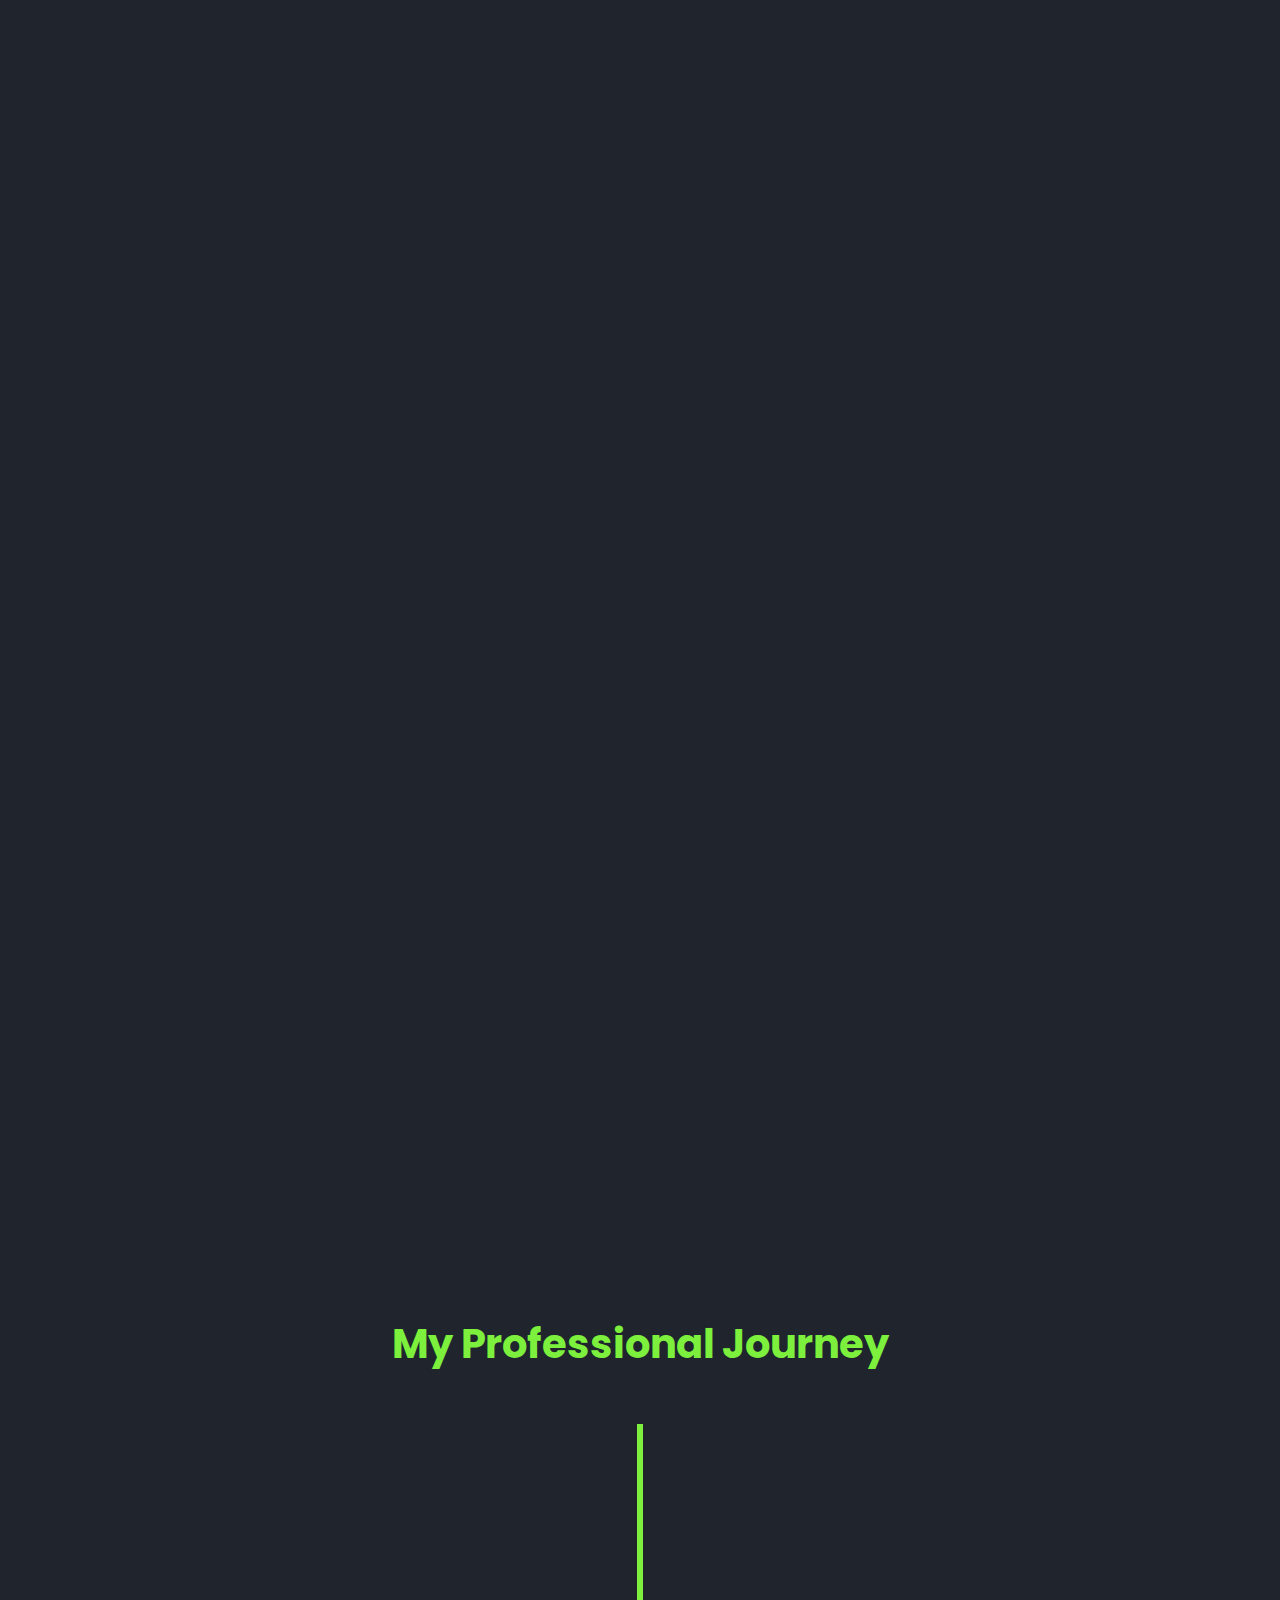
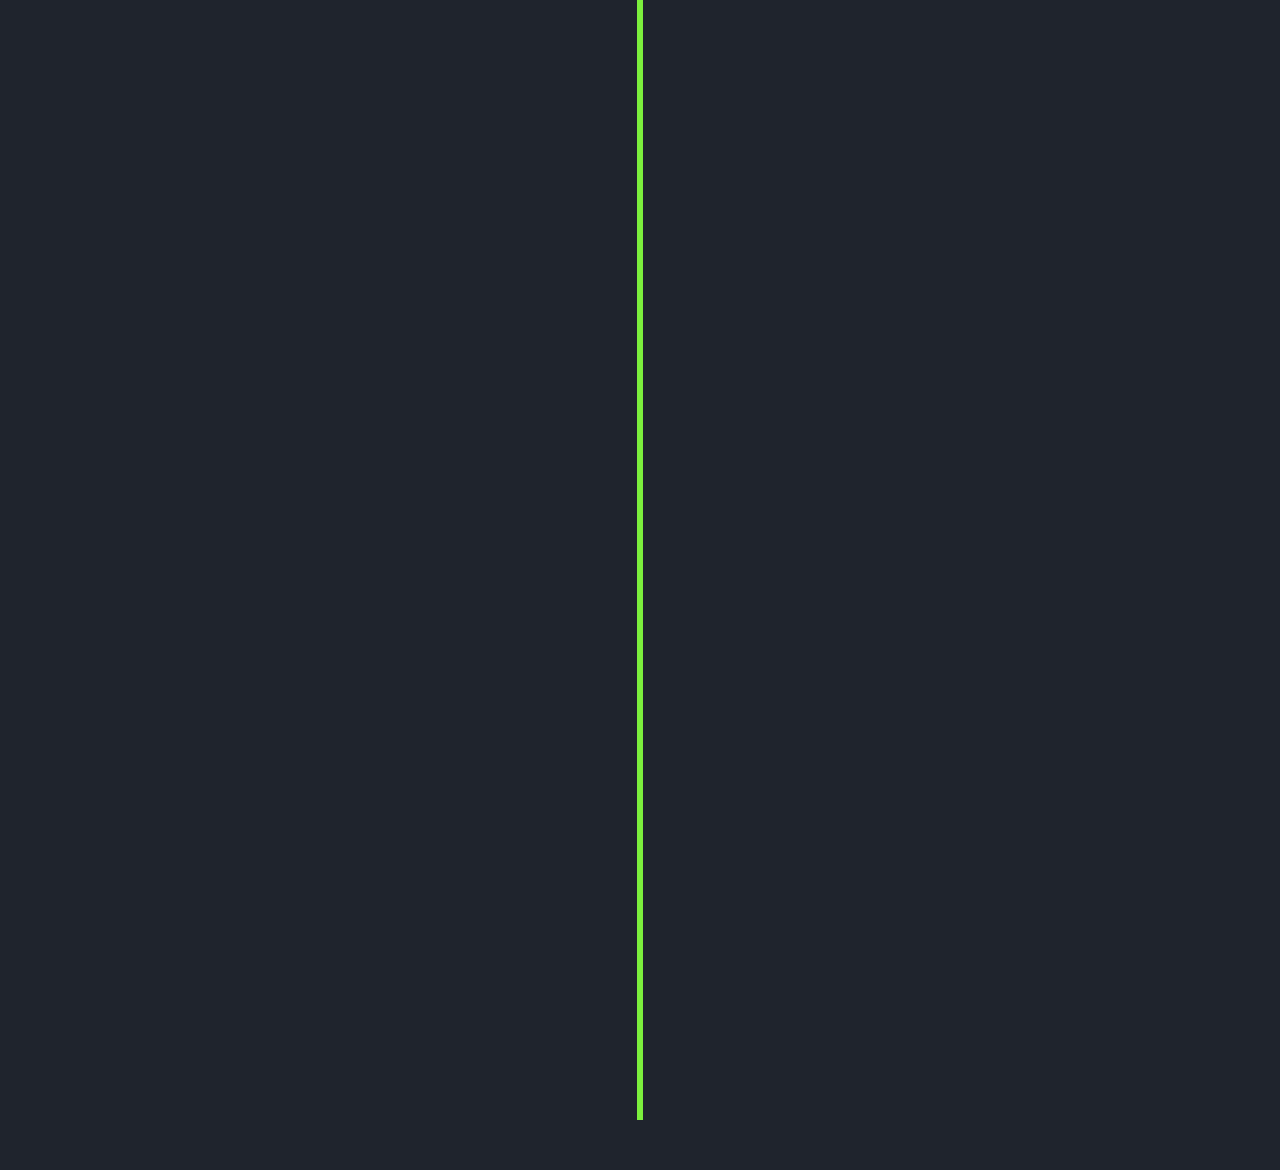
<file: about.html>
<!DOCTYPE html>
<html lang="en">
<head>
    <meta charset="UTF-8">
    <meta http-equiv="X-UA-Compatible" content="IE=edge">
    <meta name="viewport" content="width=device-width, initial-scale=1.0">

  <!-- fevicon -->

    <link rel="apple-touch-icon" sizes="180x180" href="Assets/apple-touch-icon.png">
    <link rel="icon" type="image/png" sizes="32x32" href="Assets/favicon-32x32.png">
    <link rel="icon" type="image/png" sizes="16x16" href="Assets/favicon-16x16.png">
    <link rel="manifest" href="Assets/site.webmanifest">  

    <title>About Priyashan Gamacharige | Networking & Cybersecurity Enthusiast</title>
<meta name="description" content="Learn more about Priyashan Gamacharige, ICT undergraduate from University of Kelaniya, specializing in networking, cybersecurity, AI, and web development.">
<meta name="keywords" content="Priyashan Gamacharige, About, Networking, Cybersecurity, AI, Web Development">
<meta name="author" content="Priyashan Gamacharige">

    <link href='https://unpkg.com/boxicons@2.1.4/css/boxicons.min.css' rel='stylesheet'>
    <style>
        @import url('https://fonts.googleapis.com/css2?family=Poppins:wght@300;400;500;600;700;800;900&display=swap');

        * {
            margin: 0;
            padding: 0;
            box-sizing: border-box;
            font-family: 'Poppins', sans-serif;
        }

        body {
            background-color: #1f242d;
            color: #fff;
            overflow-x: hidden;
        }

        a {
            color: #fff;
            text-decoration: none;
        }

        .navbar {
            position: absolute;
            left: 0;
            top: 0;
            width: 100%;
            padding: 25px 5%;
            display: flex;
            justify-content: space-between;
            align-items: center;
            z-index: 100;
            visibility: hidden;
            opacity: 0;
            animation: show-content 1.5s linear forwards;
            animation-delay: 1.2s;
        }

        @keyframes show-content{
            100%{
                visibility: visible;
                opacity: 1;
            }
        }

        .navbar .logo{
            font-size: 30px;
            font-weight: 700; 
        }

        .navbar ul{
            display: flex;
        }

        .navbar ul li {
            list-style: none;
            margin-left: 35px;
        }

        .navbar ul li a {
            font-size: 20px;
            font-weight: 500;
            transition: .5s;
        }

        .navbar ul li:hover a,
        .navbar ul li.active a{
            color: #7cf03d;
        }

        .about-section {
            display: flex;
            align-items: center;
            min-height: 100vh;
            padding: 150px 5% 50px;
            color: #fff;
            visibility: hidden;
            opacity: 0;
            animation: show-content 1.5s linear forwards;
            animation-delay: 1.6s;
        }

        .about-content {
            display: flex;
            justify-content: space-between;
            align-items: center;
            width: 100%;
            max-width: 1200px;
            margin: 0 auto;
        }

        .about-text {
            flex: 1;
            padding-right: 50px;
        }

        .about-text h1 {
            font-size: 50px;
            margin-bottom: 20px;
        }

        .about-text h2 {
            font-size: 30px;
            margin-bottom: 15px;
            color: #7cf03d;
        }

        .about-text p {
            font-size: 16px;
            margin: 10px 0 25px;
            line-height: 1.6;
        }

        .about-img {
            flex: 1;
            display: flex;
            justify-content: center;
        }

        .about-img .img-box {
            position: relative;
            width: 32vw;
            height: 32vw;
            min-width: 300px;
            min-height: 300px;
            max-width: 400px;
            max-height: 400px;
            border-radius: 50%;
            padding: 5px;
            display: flex;
            justify-content: center;
            align-items: center;
            overflow: hidden;
            margin-top: -490px; 
        }

        .about-img .img-box::before,
        .about-img .img-box::after {
            content: '';
            position: absolute;
            width: 500px;
            height: 500px;
            background: conic-gradient(transparent, transparent, transparent, #7cf03d);
            transform: rotate(0deg);
            animation: rotate-border 10s linear infinite;
        }

        .about-img .img-box::after {
            animation-delay: -5s;
        }

        @keyframes rotate-border {
            100% {
                transform: rotate(360deg);
            }
        }

        .about-img .img-box .img-item {
            position: relative;
            width: 100%;
            height: 100%;
            background: #1f242d;
            border-radius: 50%;
            border: .1px solid #1f242d;
            display: flex;
            justify-content: center;
            z-index: 1;
            overflow: hidden;
        }

        .about-img .img-box .img-item img {
            position: absolute;
            top: 30px;
            display: block;
            width: 85%;
            object-fit: cover;
            mix-blend-mode: lighten;
        }

        .skills-container {
            margin-top: 30px;
        }

        .skills-title {
            font-size: 24px;
            margin-bottom: 20px;
            color: #7cf03d;
        }

        .soft-skills-title {
            font-size: 24px;
            margin: 40px 0 20px;
            color: #7cf03d;
        }

        .skill-category {
            margin-bottom: 20px;
        }

        .skill-category h4 {
            font-size: 18px;
            margin-bottom: 10px;
        }

        .skill-items {
            display: flex;
            flex-wrap: wrap;
            gap: 10px;
        }

        .skill-item {
            background: rgba(124, 240, 61, 0.2);
            padding: 8px 15px;
            border-radius: 20px;
            border: 1px solid #7cf03d;
            font-size: 14px;
            position: relative;
            overflow: hidden;
            opacity: 0;
            transform: scale(0.5);
            animation: bounceIn 0.6s forwards;
            transition: all 0.3s ease;
        }

        .soft-skill-item {
            background: rgba(124, 240, 61, 0.2);
            padding: 8px 15px;
            border-radius: 20px;
            border: 1px solid #7cf03d;
            font-size: 14px;
            position: relative;
            overflow: hidden;
            opacity: 0;
            transform: scale(0.5);
            animation: bounceIn 0.6s forwards;
            transition: all 0.3s ease;
        }

        @keyframes bounceIn {
            0% {
                opacity: 0;
                transform: scale(0.5);
            }
            70% {
                opacity: 1;
                transform: scale(1.1);
            }
            100% {
                opacity: 1;
                transform: scale(1);
            }
        }

        .skill-item:hover,
        .soft-skill-item:hover {
            transform: scale(1.05) translateY(-3px);
            box-shadow: 0 5px 15px rgba(124, 240, 61, 0.4);
            background: rgba(124, 240, 61, 0.3);
        }

        .skill-item::after,
        .soft-skill-item::after {
            content: '';
            position: absolute;
            top: 0;
            left: 0;
            width: 100%;
            height: 100%;
            background: linear-gradient(45deg, transparent, rgba(124, 240, 61, 0.2), transparent);
            transform: translateX(-100%);
            transition: 0.6s;
        }

        .skill-item:hover::after,
        .soft-skill-item:hover::after {
            transform: translateX(100%);
        }

        .timeline-section {
            padding: 50px 5%;
            max-width: 1200px;
            margin: 0 auto;
        }

        .timeline-section h1 {
            font-size: 40px;
            text-align: center;
            margin-bottom: 50px;
            color: #7cf03d;
        }

        .timeline {
            position: relative;
            padding: 20px 0;
        }

        .timeline::before {
            content: '';
            position: absolute;
            width: 6px;
            background: #7cf03d;
            top: 0;
            bottom: 0;
            left: 50%;
            margin-left: -3px;
        }

        .timeline-item {
            padding: 10px 40px;
            position: relative;
            width: 50%;
            opacity: 0;
            transform: translateY(20px);
            animation: fadeInUp 0.6s forwards;
        }

        .timeline-item:nth-child(odd) {
            left: 0;
        }

        .timeline-item:nth-child(even) {
            left: 50%;
        }

        .timeline-content {
            padding: 20px 30px;
            background: rgba(31, 36, 45, 0.8);
            border-radius: 6px;
            border: 1px solid #7cf03d;
            transition: all 0.4s ease;
            position: relative;
        }

        .timeline-content::after {
            content: '';
            position: absolute;
            bottom: 0;
            left: 0;
            width: 0;
            height: 3px;
            background: #7cf03d;
            transition: all 0.4s ease;
        }

        .timeline-content:hover {
            transform: translateY(-5px);
            box-shadow: 0 10px 20px rgba(124, 240, 61, 0.2);
        }

        .timeline-content:hover::after {
            width: 100%;
        }

        .timeline-content h3 {
            color: #7cf03d;
            margin-bottom: 10px;
        }

        .timeline-item::after {
            content: '';
            position: absolute;
            width: 25px;
            height: 25px;
            right: -17px;
            background-color: #1f242d;
            border: 4px solid #7cf03d;
            top: 15px;
            border-radius: 50%;
            z-index: 1;
            animation: pulse 2s infinite ease-in-out;
        }

        @keyframes pulse {
            0%, 100% { 
                transform: scale(1); 
                box-shadow: 0 0 0 0 rgba(124, 240, 61, 0.7); 
            }
            50% { 
                transform: scale(1.1); 
                box-shadow: 0 0 0 10px rgba(124, 240, 61, 0); 
            }
        }

        .timeline-item:nth-child(even)::after {
            left: -16px;
        }

        .bars-animation {
            position: absolute;
            width: 100%;
            height: 100%;
            display: flex;
            z-index: -1;
        }

        .bars-animation .bar {
            width: 100%;
            height: 100%;
            background: #1f242d;
            transform: translateY(-100%);
            animation: show-bars .5s ease-in-out forwards;
            animation-delay: calc(.1s * var(--i));
        }

        @keyframes show-bars {
            100% {
                transform: translateY(0%);
            }
        }

        @media (max-width: 992px) {
            .about-content {
                flex-direction: column;
            }

            .about-text {
                padding-right: 0;
                margin-bottom: 50px;
                text-align: center;
            }

            .about-img .img-box {
                width: 60vw;
                height: 60vw;
            }

            .skill-items {
                justify-content: center;
            }

            .timeline::before {
                left: 31px;
            }

            .timeline-item {
                width: 100%;
                padding-left: 70px;
                padding-right: 25px;
            }

            .timeline-item:nth-child(even) {
                left: 0;
            }

            .timeline-item::after {
                left: 15px;
            }

            .timeline-item:nth-child(even)::after {
                left: 15px;
            }
        }

        @media (max-width: 576px) {
            .about-text h1 {
                font-size: 36px;
            }

            .about-text h2 {
                font-size: 24px;
            }

            .about-img .img-box {
                width: 80vw;
                height: 80vw;
                min-width: 250px;
                min-height: 250px;
            }
        }
    </style>
</head>
<body>
    <nav class="navbar">
        <a href="#" class="logo" 
   style="font-size: 32px; 
          font-weight: bold; 
          color: #000000; 
          text-decoration: none; 
          text-shadow: -1px -1px 0 #ffffff,  
                       1px -1px 0 #ffffff,
                      -1px  1px 0 #ffffff,
                       1px  1px 0 #ffffff,
                      -2px -2px 0 #ff0000,  
                       2px -2px 0 #ff0000,
                      -2px  2px 0 #ff0000,
                       2px  2px 0 #ff0000;">
  PRIYASHAN
</a>
        <ul>
            <li><a href="index.html">Home</a></li>
            <li class="active"><a href="about.html">About</a></li>
            <li><a href="education.html">Education</a></li>
            <li><a href="certifications.html">Certifications</a></li>
            <li><a href="projects.html">Projects</a></li>
            <li><a href="blog.html">Blog</a></li>
            <li><a href="contact.html">Contact</a></li>
        </ul>
    </nav>

    <div class="bars-animation">
        <div class="bar" style="--i:6;"></div>
        <div class="bar" style="--i:5;"></div>
        <div class="bar" style="--i:4;"></div>
        <div class="bar" style="--i:3;"></div>
        <div class="bar" style="--i:2;"></div>
        <div class="bar" style="--i:1;"></div> 
    </div>

    <section class="about-section">
        <div class="about-content">
            <div class="about-text">
                <h1>About Me</h1>
                <h2>Professional Profile</h2>
                <p>I am a Networking undergraduate at the University of Kelaniya with a strong passion for technology, innovation, and digital security. My key interests include cybersecurity, networking, cloud computing, ethical hacking, artificial intelligence, and web design.</p>
                <p>I am motivated to continuously learn and explore new technologies while developing secure and future ready solutions that create a positive impact in the digital world.</p>
                
                <div class="skills-container">
                    <h3 class="skills-title">Technical Skills</h3>
                    
                    <div class="skill-category">
                        <h4>Networking</h4>
                        <div class="skill-items">
                            <span class="skill-item" style="animation-delay: 0.1s;">Network Design</span>
                            <span class="skill-item" style="animation-delay: 0.2s;">Routing & Switching</span>
                            <span class="skill-item" style="animation-delay: 0.3s;">TCP/IP & Subnetting</span>
                            <span class="skill-item" style="animation-delay: 0.4s;">Cisco Packet Tracer</span>
                            <span class="skill-item" style="animation-delay: 0.4s;">Network Monitoring & Troubleshooting</span>

                        </div>
                    </div>
                    
                    <div class="skill-category">
                        <h4>Cybersecurity</h4>
                        <div class="skill-items">
                            <span class="skill-item" style="animation-delay: 0.5s;">Access Controls</span>
                            <span class="skill-item" style="animation-delay: 0.6s;">Firewalls</span>
                            <span class="skill-item" style="animation-delay: 0.7s;">Antimalware Protection</span>
                            <span class="skill-item" style="animation-delay: 0.8s;">Cyber Threats</span>
                        </div>
                    </div>
                    
                    <div class="skill-category">
                        <h4>Web Development</h4>
                        <div class="skill-items">
                            <span class="skill-item" style="animation-delay: 0.9s;">HTML/CSS</span>
                            <span class="skill-item" style="animation-delay: 1.0s;">JavaScript</span>
                            <span class="skill-item" style="animation-delay: 1.1s;">PHP</span>
                            <span class="skill-item" style="animation-delay: 1.2s;">SQL</span>
                        </div>
                    </div>

                    <h3 class="soft-skills-title">Soft Skills</h3>
                    <div class="skill-category">
                        <div class="skill-items">
                            <span class="soft-skill-item" style="animation-delay: 1.3s;">Problem Solving</span>
                            <span class="soft-skill-item" style="animation-delay: 1.4s;">Team Collaboration</span>
                            <span class="soft-skill-item" style="animation-delay: 1.5s;">Communication</span>
                            <span class="soft-skill-item" style="animation-delay: 1.6s;">Time Management</span>
                            <span class="soft-skill-item" style="animation-delay: 1.7s;">Adaptability</span>
                            <span class="soft-skill-item" style="animation-delay: 1.8s;">Critical Thinking</span>
                            <span class="soft-skill-item" style="animation-delay: 1.9s;">Leadership</span>
                            <span class="soft-skill-item" style="animation-delay: 2.0s;">Creativity</span>
                        </div>
                    </div>
                </div>
            </div>
            
            <div class="about-img">
                <div class="img-box">
                    <div class="img-item">
                        <img src="Assets/home.png" alt="About Me">
                    </div>
                </div>
            </div>
        </div>
    </section>
    
    <section class="timeline-section">
        <h1>My Professional Journey</h1>
        
        <div class="timeline">
            <div class="timeline-item" style="animation-delay: 0.2s;">
                <div class="timeline-content">
                    <h3>2030 – Vision</h3>
                    <p>Become a recognized <b>professional in networking and cybersecurity</b>, combining expertise in secure network design, ethical hacking, and advanced cyber defense to support global organizations and clients.</p>
                </div>
            </div>
            <div class="timeline-item" style="animation-delay: 0.4s;">
                <div class="timeline-content">
                    <h3>2027 – Milestone</h3>
                    <p>Graduate with a <b>Bachelor of ICT (Honors) – Networking specialization</b> and secure a great job in the networking field to gain valuable industry experience and strengthen my professional expertise.</p>
                </div>
            </div>
            <div class="timeline-item" style="animation-delay: 0.6s;">
                <div class="timeline-content">
                    <h3>2026 – Growth</h3>
                    <p>Aim to secure a <b>professional internship</b> in cybersecurity/networking and complete <b>CCNA</b> along with other advanced certifications.</p>
                </div>
            </div>
            <div class="timeline-item" style="animation-delay: 0.8s;">
                <div class="timeline-content">
                    <h3>2024–2025 – Skill Building</h3>
                    <p>Began professional development through industry certifications, completing <b>Cisco Networking Essentials, Introduction to Cybersecurity, Cybersecurity Essentials, IBM AI Fundamentals, and Oracle Cloud Infrastructure Foundations Associate.</b></p>
                </div>
            </div>
            <div class="timeline-item" style="animation-delay: 1.0s;">
                <div class="timeline-content">
                    <h3>2023 – Beginning</h3>
                    <p>Entered the <b>Faculty of Computing and Technology,University of Kelaniya</b>, specializing in Networking, and discovered a strong passion for cybersecurity and digital security.</p>
                </div>
            </div>
            <div class="timeline-item" style="animation-delay: 1.2s;">
                <div class="timeline-content">
                    <h3>2021 – Foundation</h3>
                    <p>Successfully passed the<b> G.C.E. Advanced Level Examination</b>, marking the starting point of my academic journey in University.</p>
                </div>
            </div>
        </div>
    </section>

    <script>
        // Add slight 3D tilt effect to image on mouse move
        const imgBox = document.querySelector('.img-box');
        
        document.addEventListener('mousemove', (e) => {
            const xAxis = (window.innerWidth / 2 - e.pageX) / 25;
            const yAxis = (window.innerHeight / 2 - e.pageY) / 25;
            imgBox.style.transform = `rotateY(${xAxis}deg) rotateX(${yAxis}deg)`;
        });

        // Reset position when mouse leaves
        document.addEventListener('mouseleave', () => {
            imgBox.style.transform = 'rotateY(0) rotateX(0)';
        });

        // Animate timeline items when they come into view
        const timelineItems = document.querySelectorAll('.timeline-item');
        
        const observer = new IntersectionObserver((entries) => {
            entries.forEach(entry => {
                if (entry.isIntersecting) {
                    entry.target.style.opacity = '1';
                    entry.target.style.transform = 'translateY(0)';
                    observer.unobserve(entry.target);
                }
            });
        }, { threshold: 0.1 });

        // Set initial state for animation
        timelineItems.forEach((item, index) => {
            item.style.opacity = '0';
            item.style.transform = 'translateY(30px)';
            item.style.transition = `all 0.5s ease ${index * 0.2}s`;
            observer.observe(item);
        });

        // Animate skill items with staggered delay
        const skillItems = document.querySelectorAll('.skill-item, .soft-skill-item');
        skillItems.forEach((item, index) => {
            item.style.animationDelay = `${index * 0.1}s`;
        });
    </script>
</body>
</html>
</file>
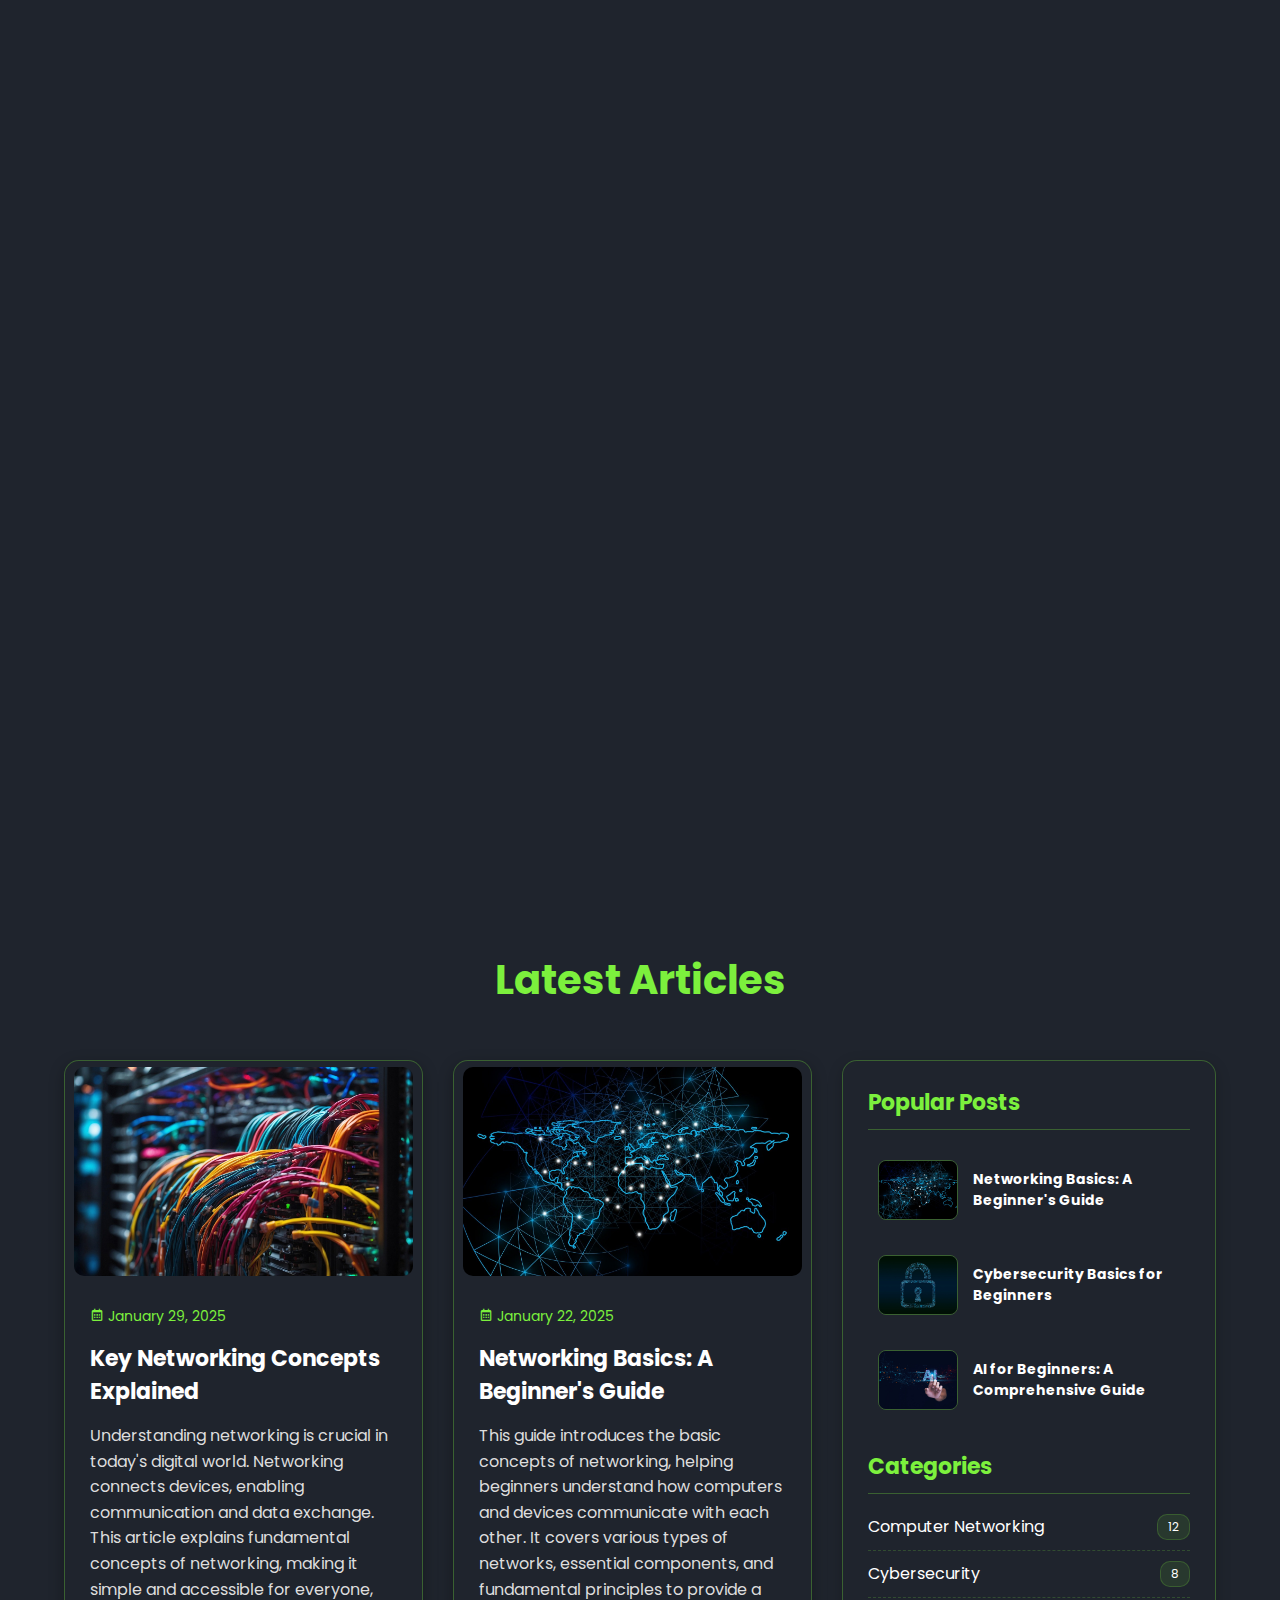
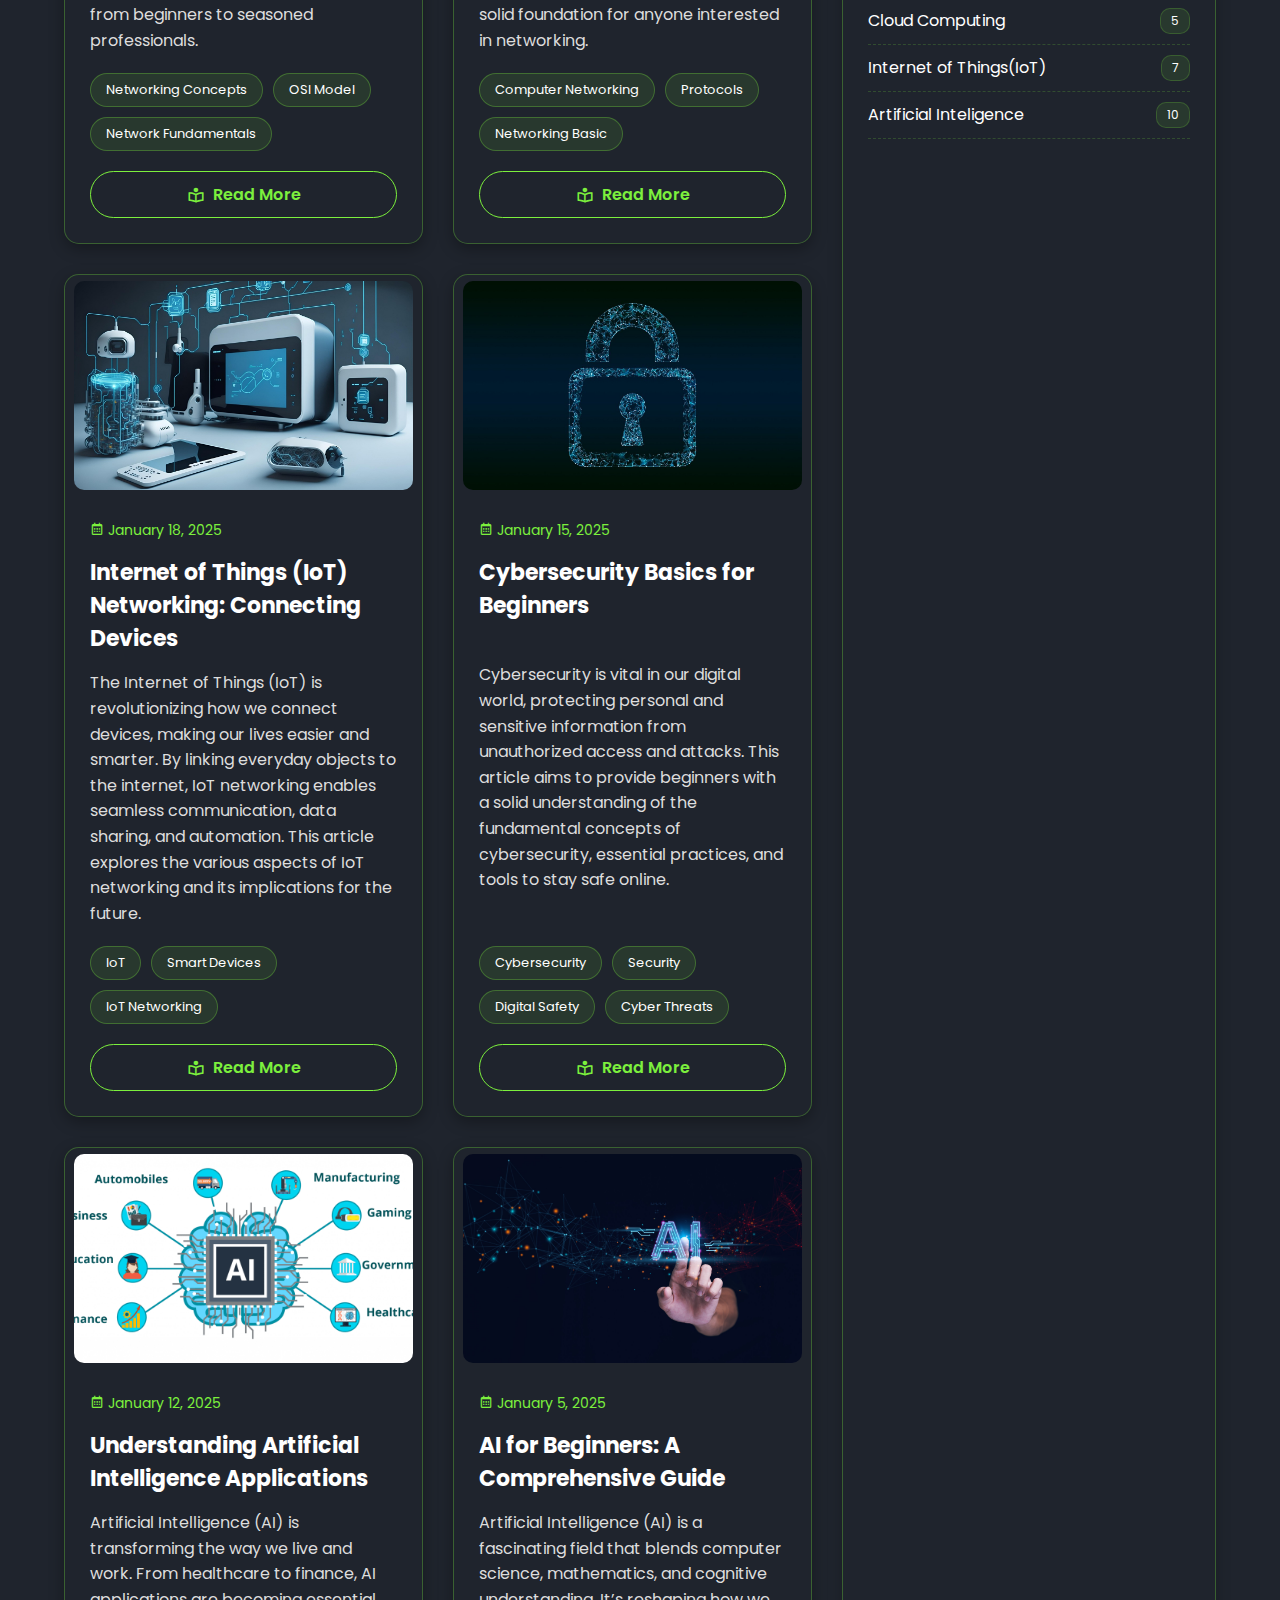
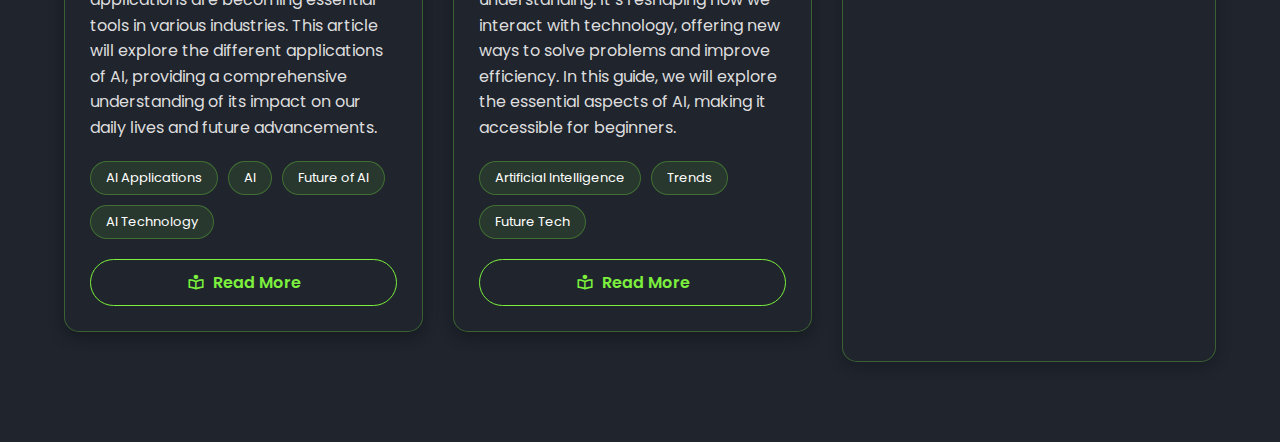
<file: blog.html>
<!DOCTYPE html>
<html lang="en">
<head>
    <meta charset="UTF-8">
    <meta http-equiv="X-UA-Compatible" content="IE=edge">
    <meta name="viewport" content="width=device-width, initial-scale=1.0">

  <!-- fevicon -->

    <link rel="apple-touch-icon" sizes="180x180" href="Assets/apple-touch-icon.png">
    <link rel="icon" type="image/png" sizes="32x32" href="Assets/favicon-32x32.png">
    <link rel="icon" type="image/png" sizes="16x16" href="Assets/favicon-16x16.png">
    <link rel="manifest" href="Assets/site.webmanifest">  

    <title>Blog by Priyashan Gamacharige | Networking, Cybersecurity & Tech</title>
<meta name="description" content="Read the latest articles and insights by Priyashan Gamacharige on networking, cybersecurity, AI, web development, and technology trends.">
<meta name="keywords" content="Priyashan Gamacharige, Blog, Networking, Cybersecurity, AI, Web Development, Technology, Articles">
<meta name="author" content="Priyashan Gamacharige">

    <link href='https://unpkg.com/boxicons@2.1.4/css/boxicons.min.css' rel='stylesheet'>
    <style>
        @import url('https://fonts.googleapis.com/css2?family=Poppins:wght@300;400;500;600;700;800;900&display=swap');

        * {
            margin: 0;
            padding: 0;
            box-sizing: border-box;
            font-family: 'Poppins', sans-serif;
        }

        body {
            background-color: #1f242d;
            color: #fff;
            overflow-x: hidden;
        }

        a {
            color: #fff;
            text-decoration: none;
        }

        /* Navbar Styles */
        .navbar {
            position: absolute;
            left: 0;
            top: 0;
            width: 100%;
            padding: 25px 5%;
            display: flex;
            justify-content: space-between;
            align-items: center;
            z-index: 100;
            visibility: hidden;
            opacity: 0;
            animation: show-content 1.5s linear forwards;
            animation-delay: 1.2s;
        }

        @keyframes show-content {
            100% {
                visibility: visible;
                opacity: 1;
            }
        }

        .navbar .logo {
            font-size: 30px;
            font-weight: 700;
        }

        .navbar ul {
            display: flex;
        }

        .navbar ul li {
            list-style: none;
            margin-left: 35px;
        }

        .navbar ul li a {
            font-size: 20px;
            font-weight: 500;
            transition: .5s;
        }

        .navbar ul li:hover a,
        .navbar ul li.active a {
            color: #7cf03d;
        }

        /* Bars Animation */
        .bars-animation {
            position: absolute;
            width: 100%;
            height: 100%;
            display: flex;
            z-index: -1;
        }

        .bars-animation .bar {
            width: 100%;
            height: 100%;
            background: #1f242d;
            transform: translateY(-100%);
            animation: show-bars .5s ease-in-out forwards;
            animation-delay: calc(.1s * var(--i));
        }

        @keyframes show-bars {
            100% {
                transform: translateY(0%);
            }
        }

        /* Blog Section */
        .blog-section {
            display: flex;
            align-items: center;
            min-height: 100vh;
            padding: 150px 5% 50px;
            color: #fff;
            visibility: hidden;
            opacity: 0;
            animation: show-content 1.5s linear forwards;
            animation-delay: 1.6s;
        }

        .blog-content {
            display: flex;
            justify-content: space-between;
            align-items: center;
            width: 100%;
            max-width: 1200px;
            margin: 0 auto;
        }

        .blog-text {
            flex: 1;
            padding-right: 50px;
        }

        .blog-text h1 {
            font-size: 50px;
            margin-bottom: 20px;
        }

        .blog-text h2 {
            font-size: 30px;
            margin-bottom: 15px;
            color: #7cf03d;
        }

        .blog-text p {
            font-size: 16px;
            margin: 10px 0 25px;
            line-height: 1.6;
        }

        .blog-img {
            flex: 1;
            display: flex;
            justify-content: center;
        }

        .blog-img .img-box {
            position: relative;
            width: 32vw;
            height: 32vw;
            min-width: 300px;
            min-height: 300px;
            max-width: 400px;
            max-height: 400px;
            border-radius: 50%;
            padding: 5px;
            display: flex;
            justify-content: center;
            align-items: center;
            overflow: hidden;
        }

        .blog-img .img-box::before,
        .blog-img .img-box::after {
            content: '';
            position: absolute;
            width: 500px;
            height: 500px;
            background: conic-gradient(transparent, transparent, transparent, #7cf03d);
            animation: rotate-border 10s linear infinite;
        }

        .blog-img .img-box::after {
            animation-delay: -5s;
        }

        @keyframes rotate-border {
            100% {
                transform: rotate(360deg);
            }
        }

        .blog-img .img-box .img-item {
            position: relative;
            width: 100%;
            height: 100%;
            background: #1f242d;
            border-radius: 50%;
            border: .1px solid #1f242d;
            display: flex;
            justify-content: center;
            z-index: 1;
            overflow: hidden;
        }

        .blog-img .img-box .img-item img {
            position: absolute;
            top: 30px;
            display: block;
            width: 85%;
            object-fit: cover;
            mix-blend-mode: lighten;
        }

        /* Blog Posts Container */
        .blog-container {
            padding: 50px 5%;
            max-width: 1400px;
            margin: 0 auto;
        }

        .blog-container h1 {
            font-size: 40px;
            text-align: center;
            margin-bottom: 50px;
            color: #7cf03d;
        }

        /* Blog Grid */
        .blog-grid {
            display: grid;
            grid-template-columns: repeat(auto-fill, minmax(350px, 1fr));
            gap: 30px;
            margin-bottom: 60px;
        }

        .blog-card {
            background: rgba(31, 36, 45, 0.8);
            border-radius: 15px;
            overflow: hidden;
            border: 1px solid rgba(124, 240, 61, 0.3);
            transition: all 0.4s ease;
            position: relative;
            display: flex;
            flex-direction: column;
            box-shadow: 0 5px 15px rgba(0, 0, 0, 0.3);
        }

        .blog-card:hover {
            transform: translateY(-10px);
            box-shadow: 0 15px 30px rgba(124, 240, 61, 0.2);
            border-color: #7cf03d;
        }

        .blog-card-img {
            height: 220px;
            display: flex;
            justify-content: center;
            align-items: center;
            position: relative;
            overflow: hidden;
        }

        .blog-card-img img {
            width: 95%;
            height: 95%;
            border-radius: 10px;
            object-fit: cover;
            transition: transform 0.5s ease;
            
        }

        .blog-card:hover .blog-card-img img {
            transform: scale(1.05);
        }

        .blog-card-content {
            padding: 25px;
            flex: 1;
            display: flex;
            flex-direction: column;
        }

        .blog-meta {
            display: flex;
            margin-bottom: 15px;
            font-size: 14px;
            color: #7cf03d;
        }

        .blog-card-content h3 {
            font-size: 22px;
            margin-bottom: 15px;
            color: #fff;
            transition: color 0.3s ease;
        }

        .blog-card:hover .blog-card-content h3 {
            color: #7cf03d;
        }

        .blog-card-content p {
            line-height: 1.6;
            margin-bottom: 20px;
            flex-grow: 1;
            color: #ddd;
        }

        .blog-tags {
            display: flex;
            flex-wrap: wrap;
            gap: 10px;
            margin-bottom: 20px;
        }

        .blog-tag {
            background: rgba(124, 240, 61, 0.1);
            padding: 6px 15px;
            border-radius: 20px;
            border: 1px solid rgba(124, 240, 61, 0.3);
            font-size: 13px;
            transition: all 0.3s ease;
        }

        .blog-tag:hover {
            transform: translateY(-3px);
            background: rgba(124, 240, 61, 0.3);
            border-color: #7cf03d;
        }

        .read-more {
            display: inline-flex;
            align-items: center;
            gap: 8px;
            padding: 10px 25px;
            background: transparent;
            color: #7cf03d;
            border-radius: 30px;
            font-weight: 600;
            transition: all 0.3s ease;
            text-align: center;
            justify-content: center;
            margin-top: auto;
            border: 1px solid #7cf03d;
        }

        .read-more i {
            font-size: 18px;
        }

        .read-more:hover {
            background: #7cf03d;
            color: #1f242d;
            transform: translateY(-3px);
            box-shadow: 0 5px 15px rgba(124, 240, 61, 0.3);
        }

        /* Sidebar */
        .blog-sidebar {
            background: rgba(31, 36, 45, 0.8);
            border-radius: 15px;
            padding: 25px;
            border: 1px solid rgba(124, 240, 61, 0.3);
            margin-bottom: 30px;
            box-shadow: 0 5px 15px rgba(0, 0, 0, 0.2);
        }

        .sidebar-title {
            font-size: 22px;
            margin-bottom: 20px;
            color: #7cf03d;
            padding-bottom: 10px;
            border-bottom: 1px solid rgba(124, 240, 61, 0.3);
        }

        .popular-posts {
            margin-bottom: 30px;
        }

        .popular-post {
            display: flex;
            margin-bottom: 15px;
            align-items: center;
            transition: all 0.3s ease;
            padding: 10px;
            border-radius: 10px;
        }

        .popular-post:hover {
            background: rgba(124, 240, 61, 0.1);
            transform: translateX(5px);
        }

        .popular-post img {
            width: 80px;
            height: 60px;
            object-fit: cover;
            border-radius: 8px;
            margin-right: 15px;
            border: 1px solid rgba(124, 240, 61, 0.3);
        }

        .popular-post h4 {
            font-size: 14px;
            transition: color 0.3s ease;
            flex: 1;
        }

        .popular-post:hover h4 {
            color: #7cf03d;
        }

        .categories ul {
            list-style: none;
        }

        .categories li {
            margin-bottom: 10px;
            padding-bottom: 10px;
            border-bottom: 1px dashed rgba(124, 240, 61, 0.2);
            transition: all 0.3s ease;
        }

        .categories li:hover {
            transform: translateX(5px);
        }

        .categories a {
            transition: color 0.3s ease;
            display: flex;
            justify-content: space-between;
        }

        .categories a:hover {
            color: #7cf03d;
        }

        .categories span {
            background: rgba(124, 240, 61, 0.1);
            padding: 3px 10px;
            border-radius: 10px;
            font-size: 12px;
            border: 1px solid rgba(124, 240, 61, 0.2);
        }

        /* Responsive Styles */
        @media (min-width: 992px) {
            .blog-main-container {
                display: grid;
                grid-template-columns: 2fr 1fr;
                gap: 30px;
            }
        }

        @media (max-width: 992px) {
            .blog-content {
                flex-direction: column;
            }

            .blog-text {
                padding-right: 0;
                margin-bottom: 50px;
                text-align: center;
            }

            .blog-img .img-box {
                width: 60vw;
                height: 60vw;
            }
        }

        @media (max-width: 768px) {
            .blog-text h1 {
                font-size: 40px;
            }
            
            .blog-text h2 {
                font-size: 24px;
            }
            
            .blog-card-img {
                height: 200px;
            }

            .navbar ul li {
                margin-left: 20px;
            }
        }

        @media (max-width: 576px) {
            .blog-text h1 {
                font-size: 36px;
            }
            
            .blog-text h2 {
                font-size: 22px;
            }
            
            .blog-img .img-box {
                width: 80vw;
                height: 80vw;
                min-width: 250px;
                min-height: 250px;
            }
            
            .blog-card-content h3 {
                font-size: 20px;
            }
            
            .read-more {
                padding: 8px 20px;
                font-size: 14px;
            }

            .navbar ul li a {
                font-size: 16px;
            }
        }
    </style>
</head>
<body>
    <nav class="navbar">
        <a href="#" class="logo" 
   style="font-size: 32px; 
          font-weight: bold; 
          color: #000000; 
          text-decoration: none; 
          text-shadow: -1px -1px 0 #ffffff,  
                       1px -1px 0 #ffffff,
                      -1px  1px 0 #ffffff,
                       1px  1px 0 #ffffff,
                      -2px -2px 0 #ff0000,  
                       2px -2px 0 #ff0000,
                      -2px  2px 0 #ff0000,
                       2px  2px 0 #ff0000;">
  PRIYASHAN
</a>
        <ul>
            <li><a href="index.html">Home</a></li>
            <li><a href="about.html">About</a></li>
            <li><a href="education.html">Education</a></li>
            <li><a href="certifications.html">Certifications</a></li>
            <li><a href="projects.html">Projects</a></li>
            <li class="active"><a href="blog.html">Blog</a></li>
            <li><a href="contact.html">Contact</a></li>
        </ul>
    </nav>

    <div class="bars-animation">
        <div class="bar" style="--i:6;"></div>
        <div class="bar" style="--i:5;"></div>
        <div class="bar" style="--i:4;"></div>
        <div class="bar" style="--i:3;"></div>
        <div class="bar" style="--i:2;"></div>
        <div class="bar" style="--i:1;"></div> 
    </div>

    <section class="blog-section">
        <div class="blog-content">
            <div class="blog-text">
                <h1>Blog</h1>
                <h2>Technical Insights</h2>
                <p>Explore my articles and tutorials on IoT, cybersecurity, and emerging technologies. I share my learning journey, technical insights, and practical guides to help others in the tech community.</p>
                <p>From security best practices to hands-on tutorials, these posts represent my knowledge and experience in the field.</p>
            </div>
            
            <div class="blog-img">
                <div class="img-box">
                    <div class="img-item">
                        <img src="Assets/home.png" alt="Blog Insights">
                    </div>
                </div>
            </div>
        </div>
    </section>

    <section class="blog-container">
        <h1>Latest Articles</h1>
        
        <div class="blog-main-container">
            <div class="blog-posts">
                <div class="blog-grid">
                    <div class="blog-card">
                        <div class="blog-card-img">
                            <img src="Assets/net2.jpg" alt="network">
                        </div>
                        <div class="blog-card-content">
                            <div class="blog-meta">
                                <span><i class='bx bx-calendar'></i> January 29, 2025</span>
                            </div>
                            <h3>Key Networking Concepts Explained</h3>
                            <p>Understanding networking is crucial in today's digital world. Networking connects devices, enabling communication and data exchange. This article explains fundamental concepts of networking, making it simple and accessible for everyone, from beginners to seasoned professionals.</p>
                            <div class="blog-tags">
                                <span class="blog-tag">Networking Concepts</span>
                                <span class="blog-tag">OSI Model</span>
                                <span class="blog-tag">Network Fundamentals</span>
                            </div>
                            <a href="#" class="read-more">
                                <i class='bx bx-book-reader'></i> Read More
                            </a>
                        </div>
                    </div>
                    
                    <div class="blog-card">
                        <div class="blog-card-img">
                            <img src="Assets/net1.jpg" alt="network">
                        </div>
                        <div class="blog-card-content">
                            <div class="blog-meta">
                                <span><i class='bx bx-calendar'></i> January 22, 2025</span>
                            </div>
                            <h3>Networking Basics: A Beginner's Guide</h3>
                            <p>This guide introduces the basic concepts of networking, helping beginners understand how computers and devices communicate with each other. It covers various types of networks, essential components, and fundamental principles to provide a solid foundation for anyone interested in networking.</p>
                            <div class="blog-tags">
                                <span class="blog-tag">Computer Networking</span>
                                <span class="blog-tag">Protocols</span>
                                <span class="blog-tag">Networking Basic</span>
                            </div>
                            <a href="#" class="read-more">
                                <i class='bx bx-book-reader'></i> Read More
                            </a>
                        </div>
                    </div>
                    
                    <div class="blog-card">
                        <div class="blog-card-img">
                            <img src="Assets/iot.jpg" alt="iot">
                        </div>
                        <div class="blog-card-content">
                            <div class="blog-meta">
                                <span><i class='bx bx-calendar'></i> January 18, 2025</span>
                            </div>
                            <h3>Internet of Things (IoT) Networking: Connecting Devices</h3>
                            <p>The Internet of Things (IoT) is revolutionizing how we connect devices, making our lives easier and smarter. By linking everyday objects to the internet, IoT networking enables seamless communication, data sharing, and automation. This article explores the various aspects of IoT networking and its implications for the future.</p>
                            <div class="blog-tags">
                                <span class="blog-tag">IoT</span>
                                <span class="blog-tag">Smart Devices</span>
                                <span class="blog-tag">IoT Networking</span>
                            </div>
                            <a href="#" class="read-more">
                                <i class='bx bx-book-reader'></i> Read More
                            </a>
                        </div>
                    </div>
                    
                    <div class="blog-card">
                        <div class="blog-card-img">
                            <img src="Assets/cyb.jpg" alt="IoT Hacking">
                        </div>
                        <div class="blog-card-content">
                            <div class="blog-meta">
                                <span><i class='bx bx-calendar'></i> January 15, 2025</span>
                            </div>
                            <h3>Cybersecurity Basics for Beginners</h3><br>
                            <p>Cybersecurity is vital in our digital world, protecting personal and sensitive information from unauthorized access and attacks. This article aims to provide beginners with a solid understanding of the fundamental concepts of cybersecurity, essential practices, and tools to stay safe online.</p>
                            <div class="blog-tags">
                                <span class="blog-tag">Cybersecurity</span>
                                <span class="blog-tag">Security</span>
                                <span class="blog-tag">Digital Safety</span>
                                <span class="blog-tag">Cyber Threats</span>
                            </div>
                            <a href="#" class="read-more">
                                <i class='bx bx-book-reader'></i> Read More
                            </a>
                        </div>
                    </div>
                    
                    <div class="blog-card">
                        <div class="blog-card-img">
                            <img src="Assets/aia.png" alt="ai">
                        </div>
                        <div class="blog-card-content">
                            <div class="blog-meta">
                                <span><i class='bx bx-calendar'></i> January 12, 2025</span>
                            </div>
                            <h3>Understanding Artificial Intelligence Applications</h3>
                            <p>Artificial Intelligence (AI) is transforming the way we live and work. From healthcare to finance, AI applications are becoming essential tools in various industries. This article will explore the different applications of AI, providing a comprehensive understanding of its impact on our daily lives and future advancements.</p>
                            <div class="blog-tags">
                                <span class="blog-tag">AI Applications</span>
                                <span class="blog-tag">AI</span>
                                <span class="blog-tag">Future of AI</span>
                                <span class="blog-tag">AI Technology</span>
                            </div>
                            <a href="#" class="read-more">
                                <i class='bx bx-book-reader'></i> Read More
                            </a>
                        </div>
                    </div>
                    
                    <div class="blog-card">
                        <div class="blog-card-img">
                            <img src="Assets/aib.jpg" alt="ai">
                        </div>
                        <div class="blog-card-content">
                            <div class="blog-meta">
                                <span><i class='bx bx-calendar'></i> January 5, 2025</span>
                            </div>
                            <h3>AI for Beginners: A Comprehensive Guide</h3>
                            <p>Artificial Intelligence (AI) is a fascinating field that blends computer science, mathematics, and cognitive understanding. It’s reshaping how we interact with technology, offering new ways to solve problems and improve efficiency. In this guide, we will explore the essential aspects of AI, making it accessible for beginners.</p>
                            <div class="blog-tags">
                                <span class="blog-tag">Artificial Intelligence</span>
                                <span class="blog-tag">Trends</span>
                                <span class="blog-tag">Future Tech</span>
                            </div>
                            <a href="#" class="read-more">
                                <i class='bx bx-book-reader'></i> Read More
                            </a>
                        </div>
                    </div>
                </div>
            </div>
            
            <div class="blog-sidebar">
                <div class="blog-sidebar-content">
                    <div class="popular-posts">
                        <h3 class="sidebar-title">Popular Posts</h3>
                        <div class="popular-post">
                            <img src="Assets/net1.jpg" alt="IoT Hacking">
                            <h4>Networking Basics: A Beginner's Guide</h4>
                        </div>
                        <div class="popular-post">
                            <img src="Assets/cyb.jpg" alt="cyber">
                            <h4>Cybersecurity Basics for Beginners</h4>
                        </div>
                        <div class="popular-post">
                            <img src="Assets/aib.jpg" alt="ai">
                            <h4>AI for Beginners: A Comprehensive Guide</h4>
                        </div>
                    </div>
                    
                    <div class="categories">
                        <h3 class="sidebar-title">Categories</h3>
                        <ul>
                            <li><a href="#">Computer Networking <span>12</span></a></li>
                            <li><a href="#">Cybersecurity<span>8</span></a></li>
                            <li><a href="#">Cloud Computing<span>5</span></a></li>
                            <li><a href="#">Internet of Things(IoT)<span>7</span></a></li>
                            <li><a href="#">Artificial Inteligence<span>10</span></a></li>
                            
                        </ul>
                    </div>
                </div>
            </div>
        </div>
    </section>

    <script>
        // Add tilt effect to circular image
        const imgBox = document.querySelector('.img-box');
        
        document.addEventListener('mousemove', (e) => {
            const xAxis = (window.innerWidth / 2 - e.pageX) / 25;
            const yAxis = (window.innerHeight / 2 - e.pageY) / 25;
            if(imgBox) {
                imgBox.style.transform = `rotateY(${xAxis}deg) rotateX(${yAxis}deg)`;
            }
        });

        // Reset position when mouse leaves
        document.addEventListener('mouseleave', () => {
            if(imgBox) {
                imgBox.style.transform = 'rotateY(0) rotateX(0)';
            }
        });
    </script>
</body>
</html>
</file>
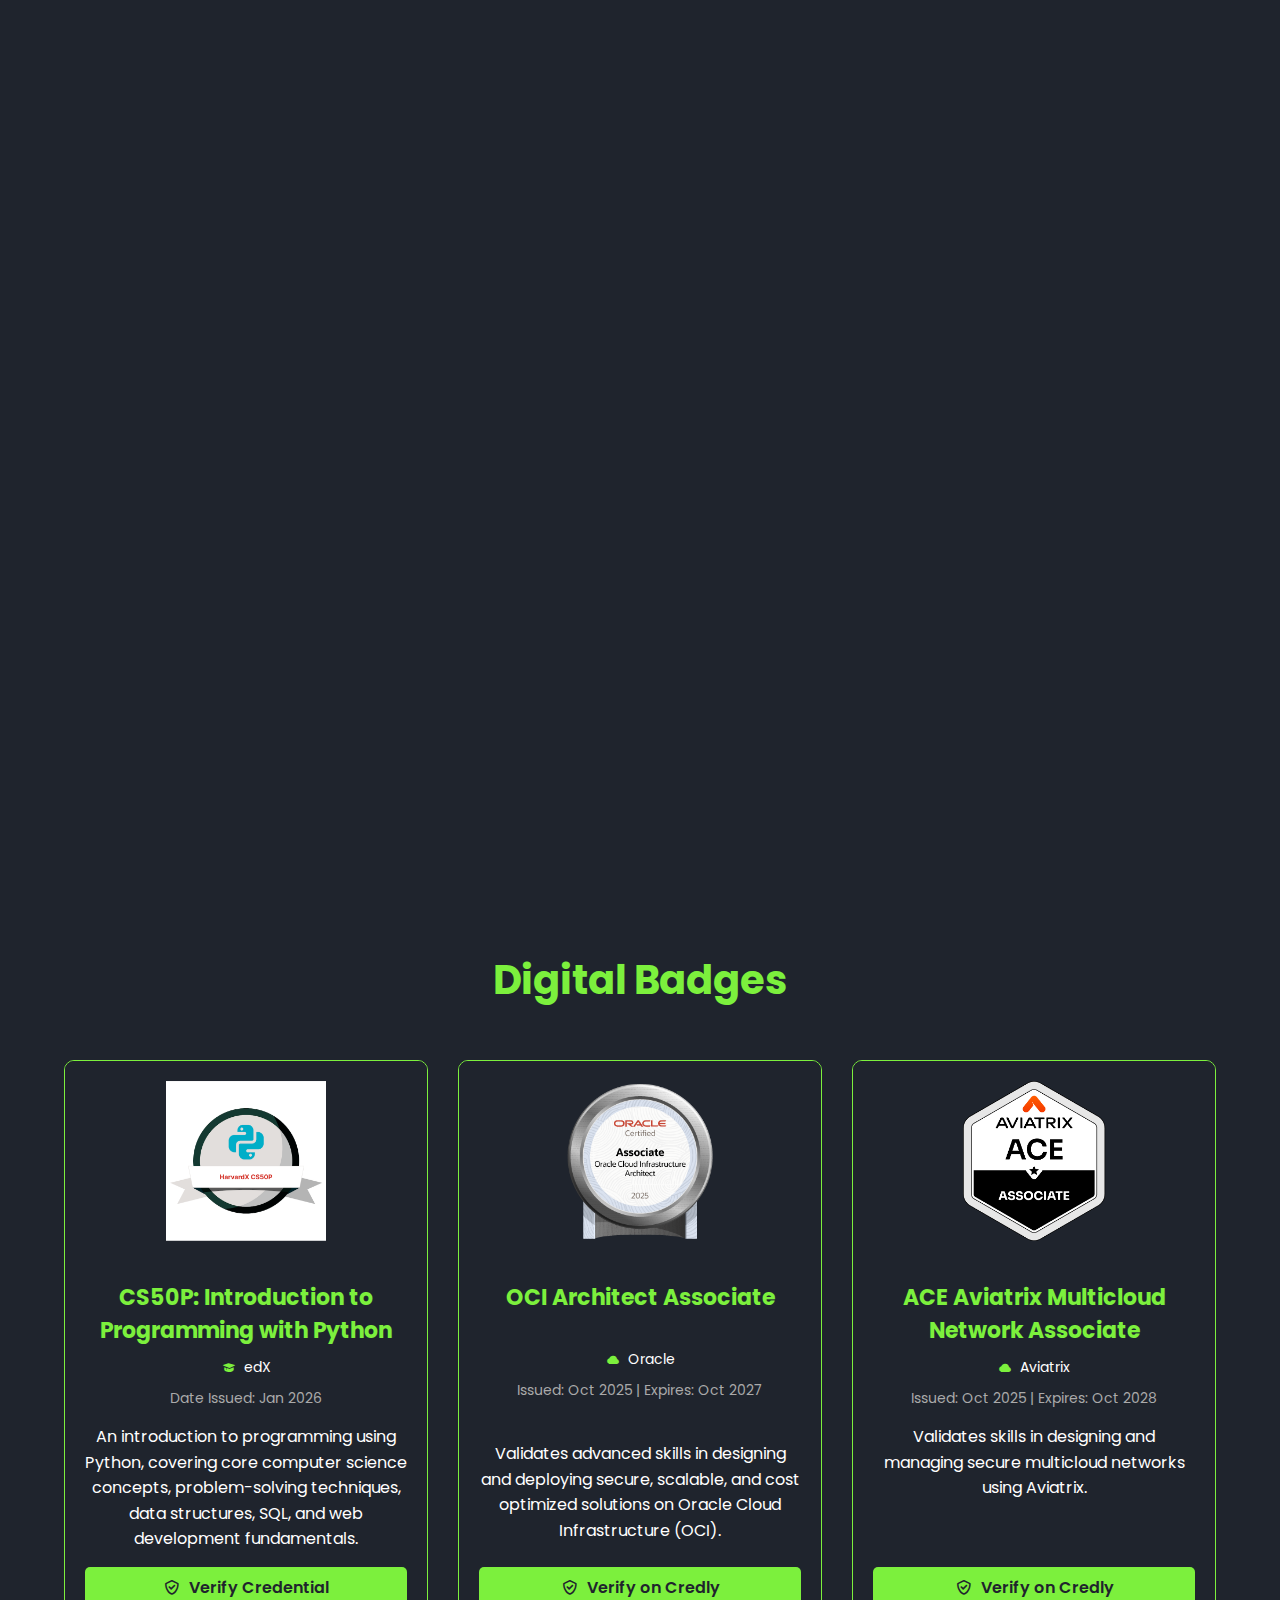
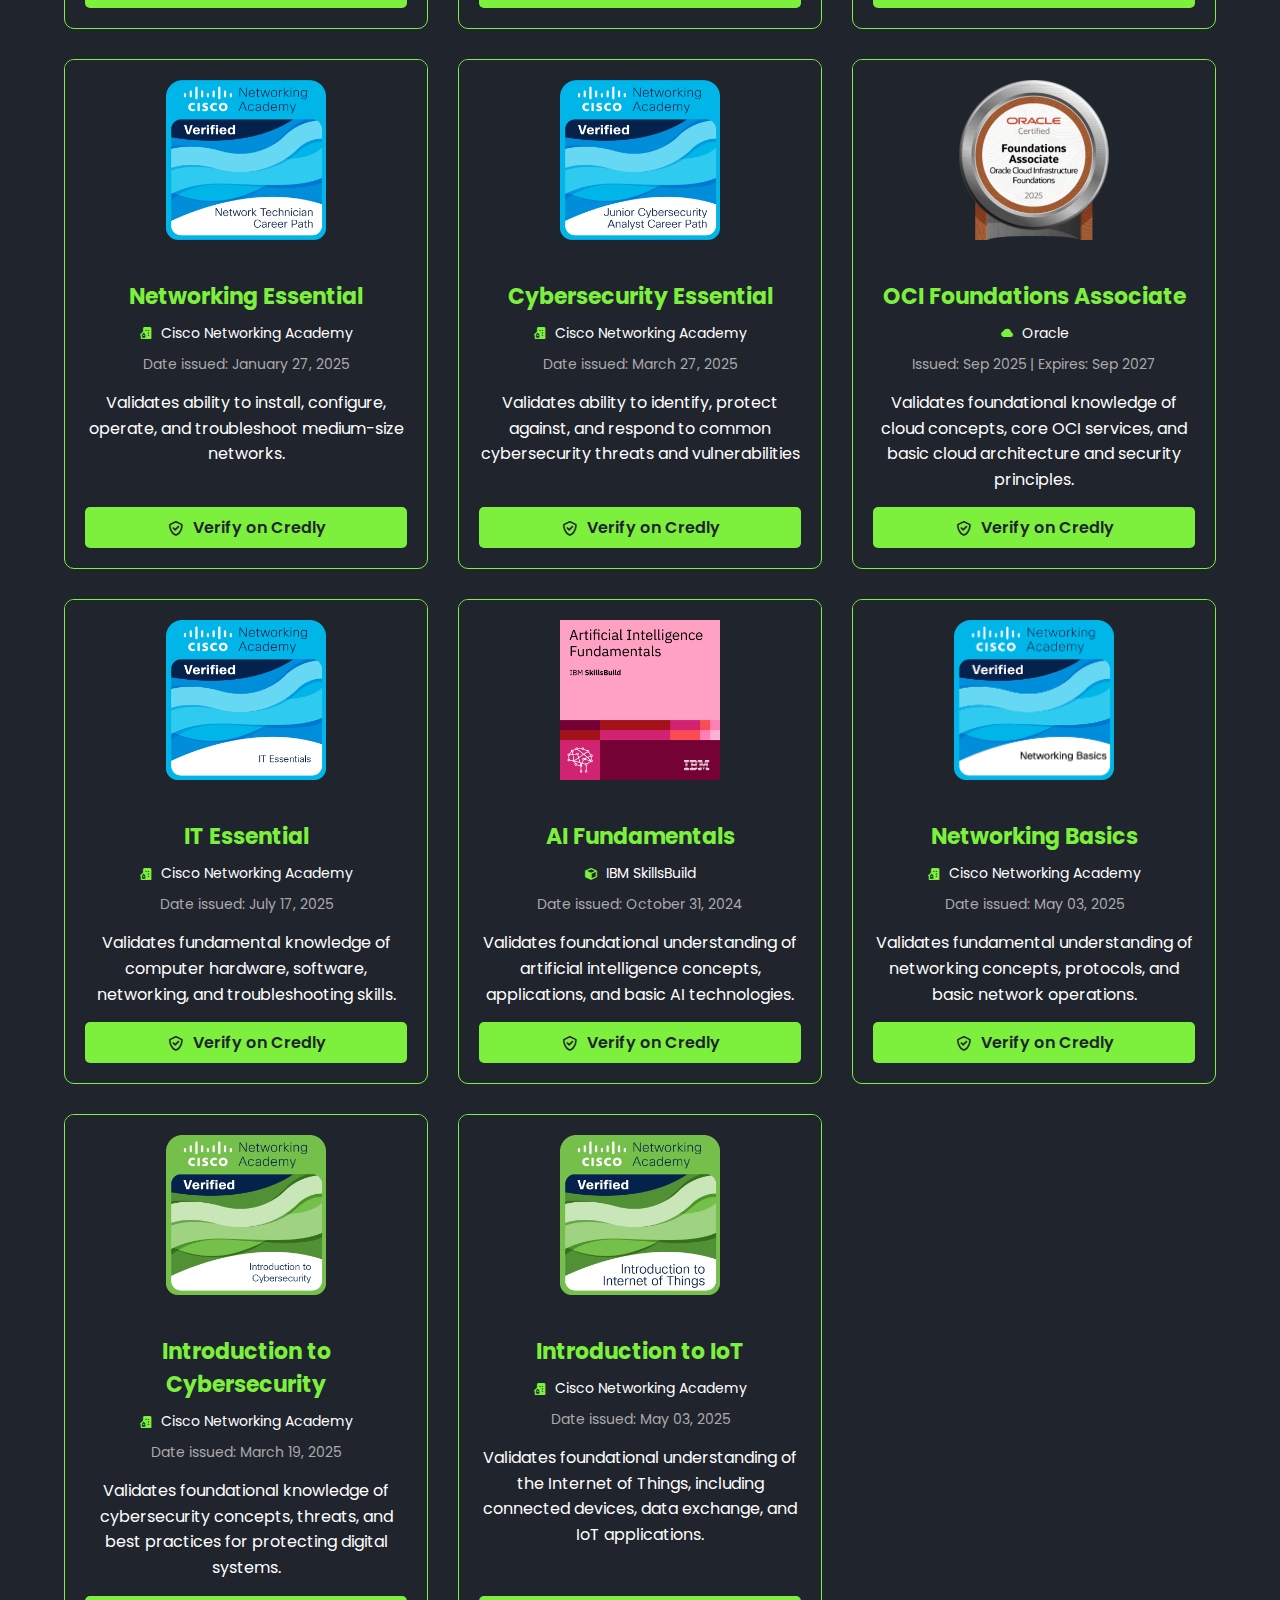
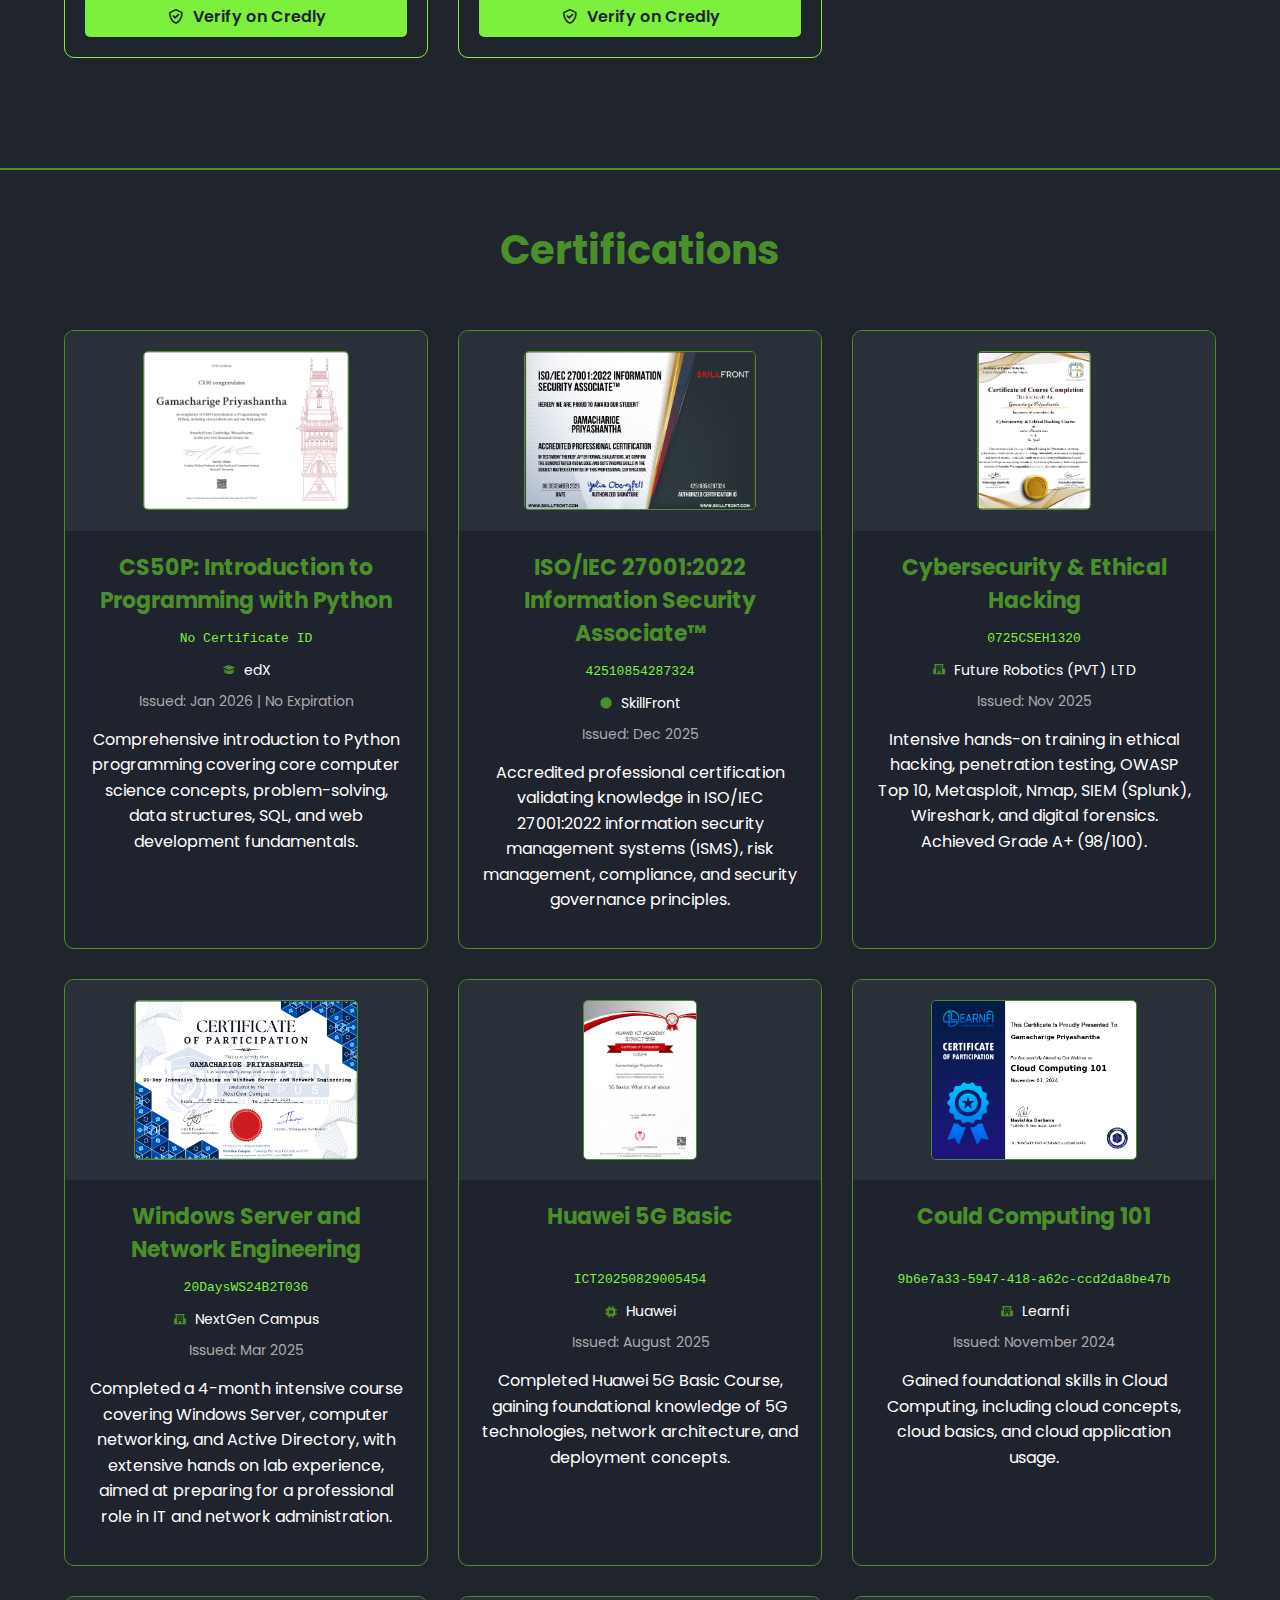
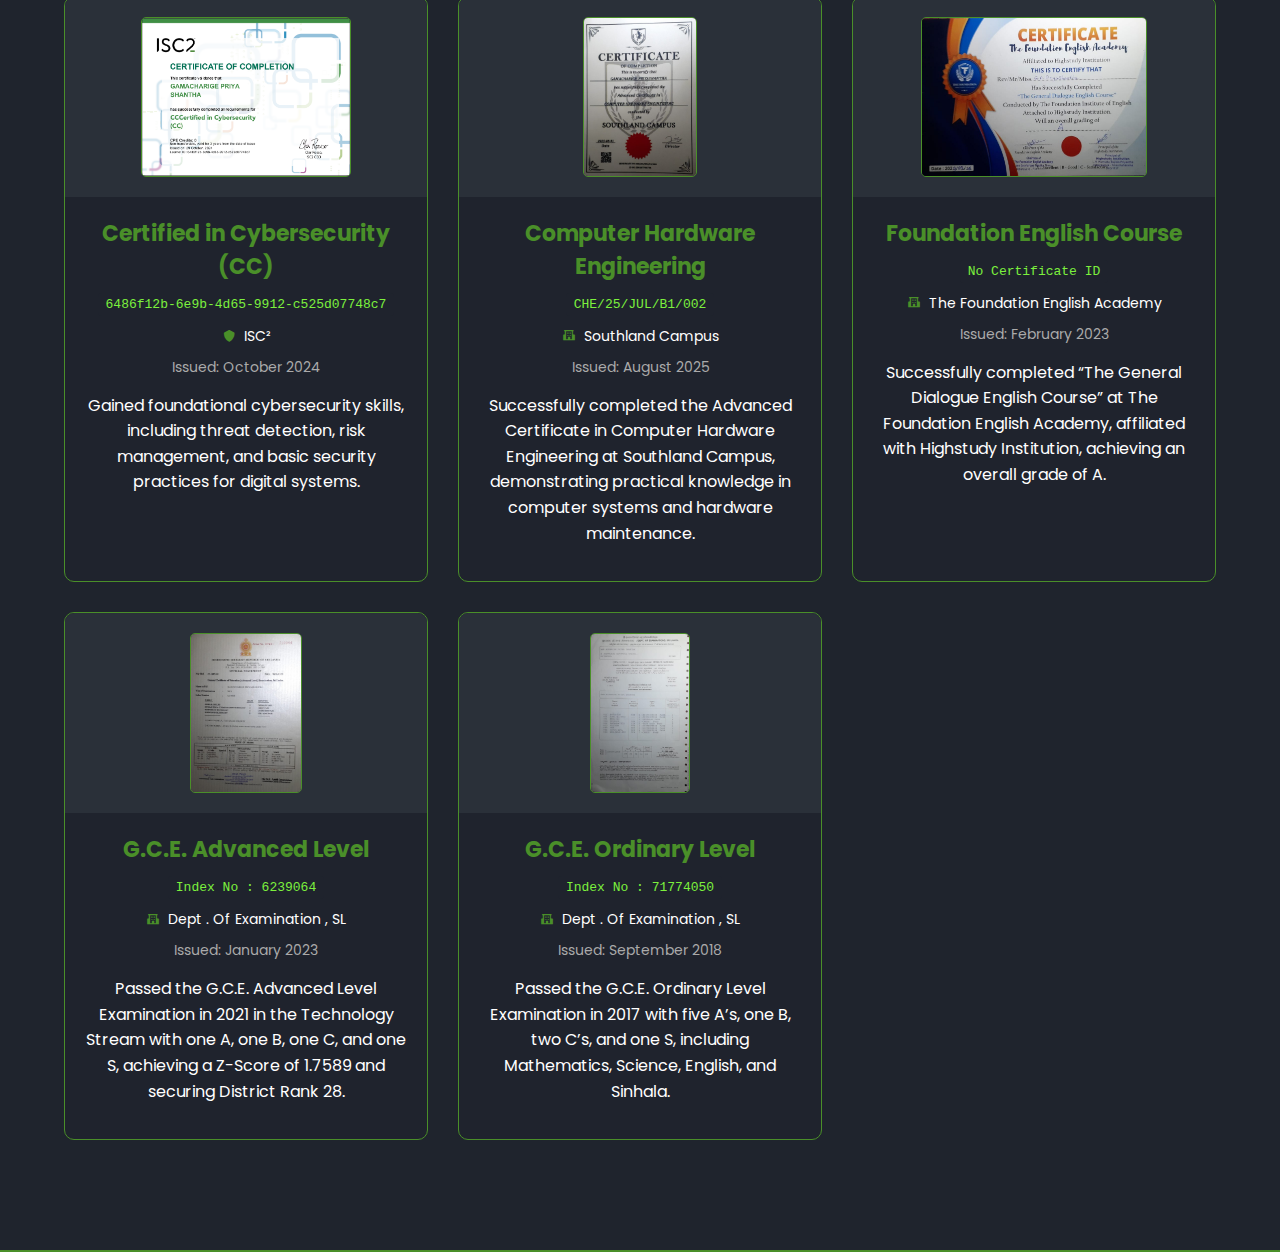
<file: certifications.html>
<!DOCTYPE html>
<html lang="en">
<head>
    <meta charset="UTF-8">
    <meta http-equiv="X-UA-Compatible" content="IE=edge">
    <meta name="viewport" content="width=device-width, initial-scale=1.0">

  <!-- fevicon -->

    <link rel="apple-touch-icon" sizes="180x180" href="Assets/apple-touch-icon.png">
    <link rel="icon" type="image/png" sizes="32x32" href="Assets/favicon-32x32.png">
    <link rel="icon" type="image/png" sizes="16x16" href="Assets/favicon-16x16.png">
    <link rel="manifest" href="Assets/site.webmanifest">  


<title>Certifications of Priyashan Gamacharige | Networking & Cybersecurity</title>
<meta name="description" content="Explore the professional certifications of Priyashan Gamacharige, including Cisco, IBM, Huawei, and cybersecurity courses, showcasing skills in networking, AI, and web development.">
<meta name="keywords" content="Priyashan Gamacharige, Certifications, Cisco, IBM, Huawei, Cybersecurity, Networking, AI, Web Development">
<meta name="author" content="Priyashan Gamacharige">

    <link href='https://unpkg.com/boxicons@2.1.4/css/boxicons.min.css' rel='stylesheet'>
    <style>
        @import url('https://fonts.googleapis.com/css2?family=Poppins:wght@300;400;500;600;700;800;900&display=swap');

        * {
            margin: 0;
            padding: 0;
            box-sizing: border-box;
            font-family: 'Poppins', sans-serif;
        }

        body {
            background-color: #1f242d;
            color: #fff;
            overflow-x: hidden;
        }

        a {
            color: #fff;
            text-decoration: none;
        }

        /* Updated Navbar to match education page */
        .navbar {
            position: absolute;
            left: 0;
            top: 0;
            width: 100%;
            padding: 25px 5%;
            display: flex;
            justify-content: space-between;
            align-items: center;
            z-index: 100;
            visibility: hidden;
            opacity: 0;
            animation: show-content 1.5s linear forwards;
            animation-delay: 1.2s;
        }

        @keyframes show-content {
            100% {
                visibility: visible;
                opacity: 1;
            }
        }

        .navbar .logo {
            font-size: 30px;
            font-weight: 700;
        }

        .navbar ul {
            display: flex;
        }

        .navbar ul li {
            list-style: none;
            margin-left: 35px;
        }

        .navbar ul li a {
            font-size: 20px;
            font-weight: 500;
            transition: .5s;
        }

        .navbar ul li:hover a,
        .navbar ul li.active a {
            color: #7cf03d;
        }

        /* Bars Animation */
        .bars-animation {
            position: absolute;
            width: 100%;
            height: 100%;
            display: flex;
            z-index: -1;
        }

        .bars-animation .bar {
            width: 100%;
            height: 100%;
            background: #1f242d;
            transform: translateY(-100%);
            animation: show-bars .5s ease-in-out forwards;
            animation-delay: calc(.1s * var(--i));
        }

        @keyframes show-bars {
            100% {
                transform: translateY(0%);
            }
        }

        /* Certifications Section */
        .certifications-section {
            display: flex;
            align-items: center;
            min-height: 100vh;
            padding: 150px 5% 50px;
            color: #fff;
            visibility: hidden;
            opacity: 0;
            animation: show-content 1.5s linear forwards;
            animation-delay: 1.6s;
        }

        .certifications-content {
            display: flex;
            justify-content: space-between;
            align-items: center;
            width: 100%;
            max-width: 1200px;
            margin: 0 auto;
        }

        .certifications-text {
            flex: 1;
            padding-right: 50px;
        }

        .certifications-text h1 {
            font-size: 50px;
            margin-bottom: 20px;
        }

        .certifications-text h2 {
            font-size: 30px;
            margin-bottom: 15px;
            color: #7cf03d;
        }

        .certifications-text p {
            font-size: 16px;
            margin: 10px 0 25px;
            line-height: 1.6;
        }

        .certifications-img {
            flex: 1;
            display: flex;
            justify-content: center;
        }

        .certifications-img .img-box {
            position: relative;
            width: 32vw;
            height: 32vw;
            min-width: 300px;
            min-height: 300px;
            max-width: 400px;
            max-height: 400px;
            border-radius: 50%;
            padding: 5px;
            display: flex;
            justify-content: center;
            align-items: center;
            overflow: hidden;
        }

        .certifications-img .img-box::before,
        .certifications-img .img-box::after {
            content: '';
            position: absolute;
            width: 500px;
            height: 500px;
            background: conic-gradient(transparent, transparent, transparent, #7cf03d);
            animation: rotate-border 10s linear infinite;
        }

        .certifications-img .img-box::after {
            animation-delay: -5s;
        }

        @keyframes rotate-border {
            100% {
                transform: rotate(360deg);
            }
        }

        .certifications-img .img-box .img-item {
            position: relative;
            width: 100%;
            height: 100%;
            background: #1f242d;
            border-radius: 50%;
            border: .1px solid #1f242d;
            display: flex;
            justify-content: center;
            z-index: 1;
            overflow: hidden;
        }

        .certifications-img .img-box .img-item img {
            position: absolute;
            top: 30px;
            display: block;
            width: 85%;
            object-fit: cover;
            mix-blend-mode: lighten;
        }

        /* Certifications Grid */

        .certifications-container {
            padding: 50px 5%;
            max-width: 1400px;
            margin: 0 auto;
        }

        .certifications-container h1 {
            font-size: 40px;
            text-align: center;
            margin-bottom: 50px;
            color: #7cf03d;
        }

        .cert-grid {
            display: grid;
            grid-template-columns: repeat(auto-fill, minmax(300px, 1fr));
            gap: 30px;
            margin-bottom: 60px;
        }

        .certification-card {
            background: rgba(31, 36, 45, 0.8);
            border-radius: 10px;
            overflow: hidden;
            border: 1px solid #7cf03d;
            transition: all 0.4s ease;
            position: relative;
            display: flex;
            flex-direction: column;
        }

        .certification-card:hover {
            transform: translateY(-10px);
            box-shadow: 0 10px 20px rgba(124, 240, 61, 0.2);
        }

        .cert-img-container {
            height: 200px;
            display: flex;
            justify-content: center;
            align-items: center;
            padding: 20px;
            background: #1f242d;
        }

        .cert-img-container img {
            max-width: 100%;
            max-height: 100%;
            object-fit: contain;
        }

        .cert-content {
            padding: 20px;
            flex: 1;
            display: flex;
            flex-direction: column;
        }

        .cert-content h3 {
            font-size: 22px;
            margin-bottom: 10px;
            color: #7cf03d;
            text-align: center;
        }

        .cert-content .issuer {
            display: flex;
            align-items: center;
            margin-bottom: 10px;
            font-size: 14px;
            justify-content: center;
        }

        .cert-content .issuer i {
            margin-right: 8px;
            color: #7cf03d;
        }

        .cert-content .date {
            font-size: 14px;
            color: #aaa;
            margin-bottom: 15px;
            text-align: center;
        }

        .cert-content p {
            line-height: 1.6;
            margin-bottom: 15px;
            flex-grow: 1;
            text-align: center;
        }

        .verify-btn {
            display: inline-flex;
            align-items: center;
            gap: 8px;
            padding: 8px 15px;
            background: #7cf03d;
            color: #1f242d;
            border-radius: 5px;
            font-weight: 600;
            transition: all 0.3s ease;
            margin-top: auto;
            text-align: center;
            justify-content: center;
        }

        .verify-btn i {
            font-size: 18px;
        }

        .verify-btn:hover {
            background: transparent;
            color: #7cf03d;
            transform: translateY(-2px);
        }

        /* Local Certifications Section */

        .local-certifications-container {
            padding: 50px 5%;
            max-width: 1400px;
            margin: 0 auto;
            background: rgba(31, 36, 45, 0.6);
            border-top: 2px solid #4a8f29;
            border-bottom: 2px solid #4a8f29;
        }

        .local-certifications-container h1 {
            font-size: 40px;
            text-align: center;
            margin-bottom: 50px;
            color: #4a8f29;
        }

        .local-cert-grid {
            display: grid;
            grid-template-columns: repeat(auto-fill, minmax(300px, 1fr));
            gap: 30px;
            margin-bottom: 60px;
        }

        .local-certification-card {
            background: rgba(31, 36, 45, 0.9);
            border-radius: 10px;
            overflow: hidden;
            border: 1px solid #4a8f29;
            transition: all 0.4s ease;
            position: relative;
            display: flex;
            flex-direction: column;
        }

        .local-certification-card:hover {
            transform: translateY(-5px);
            box-shadow: 0 5px 15px rgba(124, 240, 61, 0.3);
        }

        .local-cert-img-container {
            height: 200px;
            display: flex;
            justify-content: center;
            align-items: center;
            padding: 20px;
            background: #2a3039;
        }

        .local-cert-img-container img {
            max-width: 100%;
            max-height: 100%;
            object-fit: contain;
            border: 1px solid #4a8f29;
            border-radius: 5px;
        }

        .local-cert-content {
            padding: 20px;
            flex: 1;
            display: flex;
            flex-direction: column;
        }

        .local-cert-content h3 {
            font-size: 22px;
            margin-bottom: 10px;
            color: #4a8f29;
            text-align: center;
        }

        .local-cert-content .cert-id {
            font-size: 13px;
            color: #7cf03d;
            margin-bottom: 10px;
            text-align: center;
            font-family: 'Courier New', monospace;
            background: rgba(31, 36, 45, 0.7);
            padding: 4px 8px;
            border-radius: 4px;
            display: inline-block;
            margin: 0 auto 10px;
        }

        .local-cert-content .issuer {
            display: flex;
            align-items: center;
            margin-bottom: 10px;
            font-size: 14px;
            justify-content: center;
        }

        .local-cert-content .issuer i {
            margin-right: 8px;
            color: #4a8f29;
        }

        .local-cert-content .date {
            font-size: 14px;
            color: #aaa;
            margin-bottom: 15px;
            text-align: center;
        }

        .local-cert-content p {
            line-height: 1.6;
            margin-bottom: 15px;
            flex-grow: 1;
            text-align: center;
        }

        /* Responsive Styles */

        @media (max-width: 992px) {
            .certifications-content {
                flex-direction: column;
            }

            .certifications-text {
                padding-right: 0;
                margin-bottom: 50px;
                text-align: center;
            }

            .certifications-img .img-box {
                width: 60vw;
                height: 60vw;
            }
        }

        @media (max-width: 768px) {
            .certifications-text h1 {
                font-size: 40px;
            }
            
            .certifications-text h2 {
                font-size: 24px;
            }
            
            .cert-img-container, .local-cert-img-container {
                height: 180px;
            }

            .navbar ul li {
                margin-left: 20px;
            }
        }

        @media (max-width: 576px) {
            .certifications-text h1 {
                font-size: 36px;
            }
            
            .certifications-text h2 {
                font-size: 22px;
            }
            
            .certifications-img .img-box {
                width: 80vw;
                height: 80vw;
                min-width: 250px;
                min-height: 250px;
            }
            
            .cert-content h3, .local-cert-content h3 {
                font-size: 20px;
            }
            
            .verify-btn {
                padding: 6px 15px;
                font-size: 14px;
            }

            .navbar ul li a {
                font-size: 16px;
            }
        }
    </style>
</head>
<body>
    <div class="bars-animation">
        <div class="bar" style="--i:6;"></div>
        <div class="bar" style="--i:5;"></div>
        <div class="bar" style="--i:4;"></div>
        <div class="bar" style="--i:3;"></div>
        <div class="bar" style="--i:2;"></div>
        <div class="bar" style="--i:1;"></div> 
    </div>

    <nav class="navbar">
        <a href="#" class="logo" 
   style="font-size: 32px; 
          font-weight: bold; 
          color: #000000; 
          text-decoration: none; 
          text-shadow: -1px -1px 0 #ffffff,  
                       1px -1px 0 #ffffff,
                      -1px  1px 0 #ffffff,
                       1px  1px 0 #ffffff,
                      -2px -2px 0 #ff0000,  
                       2px -2px 0 #ff0000,
                      -2px  2px 0 #ff0000,
                       2px  2px 0 #ff0000;">
  PRIYASHAN
</a>
        <ul>
            <li><a href="index.html">Home</a></li>
            <li><a href="about.html">About</a></li>
            <li><a href="education.html">Education</a></li>
            <li class="active"><a href="certifications.html">Certifications</a></li>
            <li><a href="projects.html">Projects</a></li>
            <li><a href="blog.html">Blog</a></li>
            <li><a href="contact.html">Contact</a></li>
        </ul>
    </nav>

    <section class="certifications-section">
        <div class="certifications-content">
            <div class="certifications-text">
                <h1>My Certifications</h1>
                <h2>Professional Achievements</h2>
                <p>These certifications validate my technical skills and knowledge in various domains of information technology and Networking. Each represents significant learning and practical application.</p>
                <p>From networking fundamentals to advanced security concepts, I've pursued certifications that complement my academic education and demonstrate my commitment to professional development.</p>
            </div>
            
            <div class="certifications-img">
                <div class="img-box">
                    <div class="img-item">
                        <img src="Assets/home.png" alt="Certification Achievements">
                    </div>
                </div>
            </div>
        </div>
    </section>

    <section class="certifications-container">
        <h1>Digital Badges</h1>
        
        <div class="cert-grid">
            <!-- CS50P: Introduction to Programming with Python -->
<div class="certification-card">
    <div class="cert-img-container">
        <img src="Assets/edx.png" 
             alt="CS50P Certification">
    </div>
    <div class="cert-content">
        <h3>CS50P: Introduction to Programming with Python</h3>
        <div class="issuer">
            <i class='bx bxs-graduation'></i>
            <span>edX</span>
        </div>
        <div class="date">
           Date Issued: Jan 2026
        </div>
        <p>
            An introduction to programming using Python, covering core computer science concepts, 
            problem-solving techniques, data structures, SQL, and web development fundamentals.
        </p>
        <a href="https://www.credly.com/badges/d441ff5b-29af-4527-b6b1-40a68a92ff34/public_url" 
           target="_blank" 
           class="verify-btn">
            <i class='bx bx-check-shield'></i> Verify Credential
        </a>
    </div>
</div>
            <!-- Oracle Cloud Infrastructure Architect  Associate -->
            <div class="certification-card">
                <div class="cert-img-container">
                    <img src="Assets/OCIAA.png" 
                         alt="OCI Certification">
                </div>
                <div class="cert-content">
                    <h3>OCI Architect Associate</h3><br>
                    <div class="issuer">
                        <i class='bx bxs-cloud'></i>
                        <span>Oracle</span>
                    </div>
                    <div class="date">
                        Issued: Oct 2025 | Expires: Oct 2027
                    </div><br>
                    <p>Validates advanced skills in designing and deploying secure, scalable, and cost optimized solutions on Oracle Cloud Infrastructure (OCI).</p>
                    <a href="https://www.credly.com/users/priyashan-gamacharige/badges#credly" 
                       target="_blank" 
                       class="verify-btn">
                        <i class='bx bx-check-shield'></i> Verify on Credly
                    </a>
                </div>
            </div>

            <!-- ACE Aviatrix Multicloud Network Associate -->
            <div class="certification-card">
                <div class="cert-img-container">
                    <img src="Assets/ACEA.png" 
                         alt="Aviatrix Certification">
                </div>
                <div class="cert-content">
                    <h3>ACE Aviatrix Multicloud Network Associate</h3>
                    <div class="issuer">
                        <i class='bx bxs-cloud'></i>
                        <span>Aviatrix</span>
                    </div>
                    <div class="date">
                        Issued: Oct 2025 | Expires: Oct 2028
                    </div>
                    <p>Validates skills in designing and managing secure multicloud networks using Aviatrix.</p>
                    <a href="https://www.credly.com/users/priyashan-gamacharige/badges#credly" 
                       target="_blank" 
                       class="verify-btn">
                        <i class='bx bx-check-shield'></i> Verify on Credly
                    </a>
                </div>
            </div>


            <!-- NETWORK ESSENTIAL -->
            <div class="certification-card">
                <div class="cert-img-container">
                    <img src="Assets/NETESS.png" alt="NETWORK ESSENTIAL">
                </div>
                <div class="cert-content">
                    <h3>Networking Essential</h3>
                    <div class="issuer">
                        <i class='bx bxs-building-house'></i>
                        <span>Cisco Networking Academy</span>
                    </div>
                    <div class="date">
                        Date issued: January 27, 2025
                    </div>
                    <p>Validates ability to install, configure, operate, and troubleshoot medium-size networks.</p>
                    <a href="https://www.credly.com/users/priyashan-gamacharige/badges#credly" 
                       target="_blank" 
                       class="verify-btn">
                        <i class='bx bx-check-shield'></i> Verify on Credly
                    </a>
                </div>
            </div>
            
            <!-- cybersecurity essential -->
            <div class="certification-card">
                <div class="cert-img-container">
                    <img src="Assets/CSESS.png" alt="cybersecurity essential">
                </div>
                <div class="cert-content">
                    <h3>Cybersecurity Essential</h3>
                    <div class="issuer">
                        <i class='bx bxs-building-house'></i>
                        <span>Cisco Networking Academy</span>

                    </div>
                    <div class="date">
                        Date issued: March 27, 2025
                    </div>
                    <p>Validates ability to identify, protect against, and respond to common cybersecurity threats and vulnerabilities</p>
                    <a href="https://www.credly.com/users/priyashan-gamacharige/badges#credly" 
                       target="_blank" 
                       class="verify-btn">
                        <i class='bx bx-check-shield'></i> Verify on Credly
                    </a>
                </div>
            </div>
            
            <!-- Oracle Cloud Infrastructure Foundations Associate -->
            <div class="certification-card">
                <div class="cert-img-container">
                    <img src="Assets/OCIFND.png" 
                         alt="Oracle  Certification">
                </div>
                <div class="cert-content">
                    <h3>OCI Foundations Associate</h3>
                    <div class="issuer">
                        <i class='bx bxs-cloud'></i>
                        <span>Oracle </span>
                    </div>
                    <div class="date">
                        Issued: Sep 2025 | Expires: Sep 2027
                    </div>
                    <p>Validates foundational knowledge of cloud concepts, core OCI services, and basic cloud architecture and security principles.</p>
                    <a href="https://www.credly.com/users/priyashan-gamacharige/badges#credly" 
                       target="_blank" 
                       class="verify-btn">
                        <i class='bx bx-check-shield'></i> Verify on Credly
                    </a>
                </div>
            </div>

           <!-- IT Essential -->
            <div class="certification-card">
                <div class="cert-img-container">
                    <img src="Assets/ITESS.png" 
                         alt="IT Essential Certification">
                </div>
                <div class="cert-content">
                    <h3>IT Essential</h3>
                    <div class="issuer">
                        <i class='bx bxs-building-house'></i>
                        <span>Cisco Networking Academy</span>

                    </div>
                    <div class="date">
                        Date issued: July 17, 2025
                    </div>
                    <p>Validates fundamental knowledge of computer hardware, software, networking, and troubleshooting skills.</p>
                    <a href="https://www.credly.com/users/priyashan-gamacharige/badges#credly" 
                       target="_blank" 
                       class="verify-btn">
                        <i class='bx bx-check-shield'></i> Verify on Credly
                    </a>
                </div>
            </div>
            
            <!-- AI Fundamentals-->
            <div class="certification-card">
                <div class="cert-img-container">
                    <img src="Assets/IBMAI.png" 
                         alt="ai fundementals">
                </div>
                <div class="cert-content">
                    <h3>AI Fundamentals</h3>
                    <div class="issuer">
                        <i class='bx bxs-cube'></i>
                         <span> IBM SkillsBuild</span>
                    </div>
                    <div class="date">
                        Date issued: October 31, 2024
                    </div>
                    <p>Validates foundational understanding of artificial intelligence concepts, applications, and basic AI technologies.</p>
                    <a href="https://www.credly.com/users/priyashan-gamacharige/badges#credly" 
                       target="_blank" 
                       class="verify-btn">
                        <i class='bx bx-check-shield'></i> Verify on Credly
                    </a>
                </div>
            </div>
            
            
<!-- Networking Basics -->
            <div class="certification-card">
                <div class="cert-img-container">
                    <img src="Assets/NETB.png" 
                         alt="Networking Basics Certification">
                </div>
                <div class="cert-content">
                    <h3>Networking Basics</h3>
                    <div class="issuer">
                        <i class='bx bxs-building-house'></i>
                        <span>Cisco Networking Academy</span>
                    </div>
                    <div class="date">
                        Date issued: May 03, 2025
                    </div>
                    <p>Validates fundamental understanding of networking concepts, protocols, and basic network operations.</p>
                    <a href="https://www.credly.com/users/priyashan-gamacharige/badges#credly" 
                       target="_blank" 
                       class="verify-btn">
                        <i class='bx bx-check-shield'></i> Verify on Credly
                    </a>
                </div>
            </div>

<!-- Introduction to Cybersecurity-->
            <div class="certification-card">
                <div class="cert-img-container">
                    <img src="Assets/INCS.png" 
                         alt="Introduction to Cybersecurity Certification">
                </div>
                <div class="cert-content">
                    <h3>Introduction to Cybersecurity</h3>
                    <div class="issuer">
                        <i class='bx bxs-building-house'></i>
                        <span>Cisco Networking Academy</span>
                    </div>
                    <div class="date">
                        Date issued: March 19, 2025
                    </div>
                    <p>Validates foundational knowledge of cybersecurity concepts, threats, and best practices for protecting digital systems.</p>
                    <a href="https://www.credly.com/users/priyashan-gamacharige/badges#credly" 
                       target="_blank" 
                       class="verify-btn">
                        <i class='bx bx-check-shield'></i> Verify on Credly
                    </a>
                </div>
            </div>

            
            <!-- Introduction to IoT -->
            <div class="certification-card">
                <div class="cert-img-container">
                    <img src="Assets/IOT.png" 
                         alt="Introduction to IoT Certification">
                </div>
                <div class="cert-content">
                    <h3>Introduction to IoT</h3>
                    <div class="issuer">
                        <i class='bx bxs-building-house'></i>
                        <span>Cisco Networking Academy</span>
                    </div>
                    <div class="date">
                        Date issued: May 03, 2025
                    </div>
                    <p>Validates foundational understanding of the Internet of Things, including connected devices, data exchange, and IoT applications.</p>
                    <a href="https://www.credly.com/users/priyashan-gamacharige/badges#credly" 
                       target="_blank" 
                       class="verify-btn">
                        <i class='bx bx-check-shield'></i> Verify on Credly
                    </a>
                </div>
            </div>
        </div>
    </section>

    <section class="local-certifications-container">
        <h1> Certifications</h1>
        
        <div class="local-cert-grid">
<!-- CS50P: Introduction to Programming with Python -->
<div class="local-certification-card">
    <div class="local-cert-img-container">
        <img src="Assets/python.png" 
             alt="CS50P Introduction to Programming with Python Certificate">
    </div>
    <div class="local-cert-content">
        <h3>CS50P: Introduction to Programming with Python</h3>
        <div class="cert-id">No Certificate ID</div>
        <div class="issuer">
            <i class='bx bxs-graduation'></i>
            <span>edX</span>
        </div>
        <div class="date">
            Issued: Jan 2026 | No Expiration
        </div>
        <p>
            Comprehensive introduction to Python programming covering core computer science 
            concepts, problem-solving, data structures, SQL, and web development fundamentals.
        </p>
    </div>
</div>
<!-- ISO/IEC 27001:2022 Information Security Associate -->
<div class="local-certification-card">
    <div class="local-cert-img-container">
        <img src="Assets/iso.png" 
             alt="ISO IEC 27001 Information Security Associate Certificate">
    </div>
    <div class="local-cert-content">
        <h3>ISO/IEC 27001:2022 Information Security Associate™</h3>
        <div class="cert-id">42510854287324</div>
        <div class="issuer">
            <i class='bx bxs-certification'></i>
            <span>SkillFront</span>
        </div>
        <div class="date">
            Issued: Dec 2025
        </div>
        <p>
            Accredited professional certification validating knowledge in ISO/IEC 27001:2022 
            information security management systems (ISMS), risk management, compliance, 
            and security governance principles.
        </p>
    </div>
</div>
<!-- Cybersecurity & Ethical Hacking -->
<div class="local-certification-card">
    <div class="local-cert-img-container">
        <img src="Assets/CSEH.png" 
             alt="Cybersecurity and Ethical Hacking Certificate">
    </div>
    <div class="local-cert-content">
        <h3>Cybersecurity & Ethical Hacking</h3>
        <div class="cert-id">0725CSEH1320</div>
        <div class="issuer">
            <i class='bx bxs-school'></i>
            <span>Future Robotics (PVT) LTD</span>
        </div>
        <div class="date">
            Issued: Nov 2025 
        </div>
        <p>
            Intensive hands-on training in ethical hacking, penetration testing, 
            OWASP Top 10, Metasploit, Nmap, SIEM (Splunk), Wireshark, and digital forensics. 
            Achieved Grade A+ (98/100).
        </p>
    </div>
</div>
            <!-- Windows Server and Network Engineering -->
            <div class="local-certification-card">
                <div class="local-cert-img-container">
                    <img src="Assets/WINSERNET.png" 
                         alt="Windows Server and Network Engineering Certificate">
                </div>
                <div class="local-cert-content">
                    <h3>Windows Server and Network Engineering</h3>
                    <div class="cert-id">20DaysWS24B2T036</div>
                    <div class="issuer">
                        <i class='bx bxs-school'></i>
                        <span>NextGen Campus</span>
                    </div>
                    <div class="date">
                        Issued: Mar 2025
                    </div>
                    <p>Completed a 4-month intensive course covering Windows Server, computer networking, and Active Directory, with extensive hands on lab                      experience, aimed at preparing for a professional role in IT and network administration.</p> 
                </div>
            </div>
            
            <!-- Huawei 5G Basic -->
            <div class="local-certification-card">
                <div class="local-cert-img-container">
                    <img src="Assets/5G Basic.png" 
                         alt="Huawei 5G Basic">
                </div>
                <div class="local-cert-content">
                    <h3>Huawei 5G Basic</h3><br>
                    <div class="cert-id">ICT20250829005454</div>
                    <div class="issuer">
                        <i class='bx bxs-chip'></i>
                        <span>Huawei</span>
                    </div>
                    <div class="date">
                        Issued: August 2025
                    </div>
                    <p>Completed Huawei 5G Basic Course, gaining foundational knowledge of 5G technologies, network architecture, and deployment concepts.</p>
                </div>
            </div>
            
            <!-- Could computing 101 -->
            <div class="local-certification-card">
                <div class="local-cert-img-container">
                    <img src="Assets/cloud.png" 
                         alt="Could computing">
                </div>
                <div class="local-cert-content">
                    <h3>Could Computing 101</h3><br>
                    <div class="cert-id">9b6e7a33-5947-418-a62c-ccd2da8be47b</div>
                    <div class="issuer">
                        <i class='bx bxs-school'></i>
                        <span>Learnfi</span>
                    </div>
                    <div class="date">
                        Issued: November 2024                  
                       </div>
                    <p>Gained foundational skills in Cloud Computing, including cloud concepts, cloud basics, and cloud application usage.</p>
                </div>
            </div>
            
            <!-- CCCertified in Cybersecurity  -->
            <div class="local-certification-card">
                <div class="local-cert-img-container">
                    <img src="Assets/ISCCC.png" 
                         alt="CCCertified in Cybersecurity  Certificate">
                </div>
                <div class="local-cert-content">
                    <h3>Certified in Cybersecurity (CC)</h3>
                    <div class="cert-id"> 6486f12b-6e9b-4d65-9912-c525d07748c7</div>
                    <div class="issuer">
                        <i class='bx bxs-shield'></i>
                        <span>ISC²</span>
                    </div>
                    <div class="date">
                        Issued: October 2024
                    </div>
                    <p>Gained foundational cybersecurity skills, including threat detection, risk management, and basic security practices for digital systems.</p>
                </div>
            </div>



 <!-- Hardware Course certification  -->
            <div class="local-certification-card">
                <div class="local-cert-img-container">
                    <img src="Assets/HC.jpg" 
                         alt="Hardware Certificate">
                </div>
                <div class="local-cert-content">
                    <h3>Computer Hardware Engineering</h3>
                    <div class="cert-id">CHE/25/JUL/B1/002</div>
                    <div class="issuer">
                        <i class='bx bxs-school'></i>
                        <span>Southland Campus</span>
                    </div>
                    <div class="date">
                        Issued: August 2025
                    </div>
                    <p>Successfully completed the Advanced Certificate in Computer Hardware Engineering at Southland Campus, demonstrating practical knowledge in computer systems and hardware maintenance.</p>
                </div>
            </div>
 <!-- English course -->
            <div class="local-certification-card">
                <div class="local-cert-img-container">
                    <img src="Assets/ENC.jpg" 
                         alt="English Certificate">
                </div>
                <div class="local-cert-content">
                    <h3>Foundation English Course</h3>
                    <div class="cert-id">No Certificate ID</div>
                    <div class="issuer">
                        <i class='bx bxs-school'></i>
                        <span>The Foundation English Academy</span>
                    </div>
                    <div class="date">
                        Issued: February 2023
                    </div>
                    <p>Successfully completed “The General Dialogue English Course” at The Foundation English Academy, affiliated with Highstudy Institution, achieving an overall grade of A.</p>
                </div>
            </div>
 <!-- AL certification   -->
            <div class="local-certification-card">
                <div class="local-cert-img-container">
                    <img src="Assets/AL.jpg" 
                         alt="CCCertified in Cybersecurity  Certificate">
                </div>
                <div class="local-cert-content">
                    <h3>G.C.E. Advanced Level</h3>
                    <div class="cert-id">Index No : 6239064</div>
                    <div class="issuer">
                        <i class='bx bxs-school'></i>
                        <span>Dept . Of Examination , SL</span>
                    </div>
                    <div class="date">
                        Issued: January 2023
                    </div>
                    <p>Passed the G.C.E. Advanced Level Examination in 2021 in the Technology Stream with one A, one B, one C, and one S, achieving a Z-Score of 1.7589 and securing District Rank 28.</p>
                </div>
            </div>
 <!-- OL certification  -->
            <div class="local-certification-card">
                <div class="local-cert-img-container">
                    <img src="Assets/OL.jpg" 
                         alt="CCCertified in Cybersecurity  Certificate">
                </div>
                <div class="local-cert-content">
                    <h3>G.C.E. Ordinary Level</h3>
                    <div class="cert-id">Index No : 71774050</div>
                    <div class="issuer">
                        <i class='bx bxs-school'></i>
                        <span>Dept . Of Examination , SL</span>
                    </div>
                    <div class="date">
                        Issued: September 2018
                    </div>
                    <p>Passed the G.C.E. Ordinary Level Examination in 2017 with five A’s, one B, two C’s, and one S, including Mathematics, Science, English, and Sinhala.</p>
                </div>
            </div>

        </div>
    </section>

    <script>
        // Add slight 3D tilt effect to all certification cards
        document.querySelectorAll('.certification-card, .local-certification-card').forEach(card => {
            card.addEventListener('mousemove', (e) => {
                const xAxis = (card.offsetWidth / 2 - e.pageX) / 25;
                const yAxis = (card.offsetHeight / 2 - e.pageY) / 25;
                card.style.transform = `rotateY(${xAxis}deg) rotateX(${yAxis}deg) translateY(-10px)`;
            });
            
            card.addEventListener('mouseleave', () => {
                card.style.transform = 'rotateY(0) rotateX(0) translateY(-10px)';
            });
        });

        // Add tilt effect to circular image
        const imgBox = document.querySelector('.img-box');
        
        document.addEventListener('mousemove', (e) => {
            const xAxis = (window.innerWidth / 2 - e.pageX) / 25;
            const yAxis = (window.innerHeight / 2 - e.pageY) / 25;
            imgBox.style.transform = `rotateY(${xAxis}deg) rotateX(${yAxis}deg)`;
        });

        // Reset position when mouse leaves
        document.addEventListener('mouseleave', () => {
            imgBox.style.transform = 'rotateY(0) rotateX(0)';
        });
    </script>
</body>
</html>
</file>
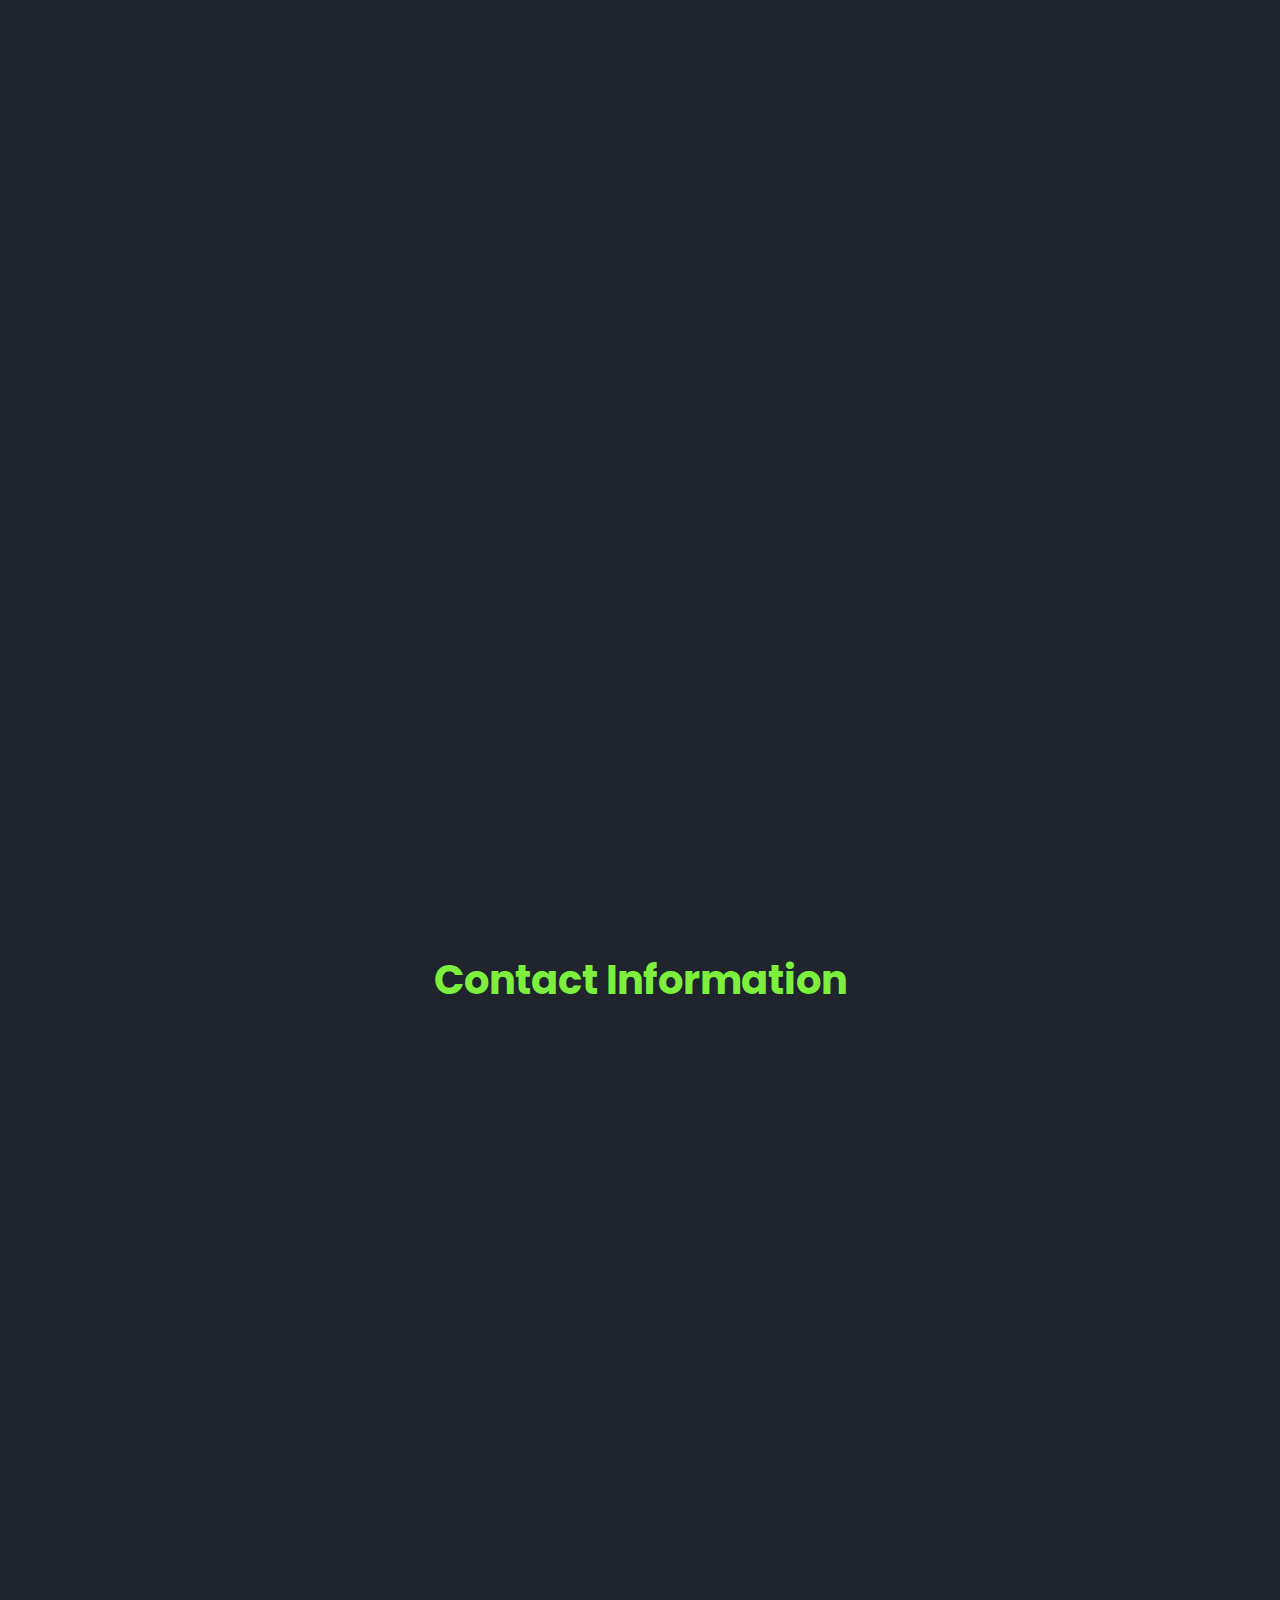
<file: contact.html>
<!DOCTYPE html>
<html lang="en">
<head>
    <meta charset="UTF-8">
    <meta http-equiv="X-UA-Compatible" content="IE=edge">
    <meta name="viewport" content="width=device-width, initial-scale=1.0">

  <!-- fevicon -->

    <link rel="apple-touch-icon" sizes="180x180" href="Assets/apple-touch-icon.png">
    <link rel="icon" type="image/png" sizes="32x32" href="Assets/favicon-32x32.png">
    <link rel="icon" type="image/png" sizes="16x16" href="Assets/favicon-16x16.png">
    <link rel="manifest" href="Assets/site.webmanifest">  

    <title>Contact Priyashan Gamacharige | Networking & Cybersecurity</title>
<meta name="description" content="Get in touch with Priyashan Gamacharige – ICT undergraduate specializing in networking and cybersecurity.">
<meta name="keywords" content="Priyashan Gamacharige, Contact, Networking, Cybersecurity, ICT">
<meta name="author" content="Priyashan Gamacharige">

    <link href='https://unpkg.com/boxicons@2.1.4/css/boxicons.min.css' rel='stylesheet'>
    <style>
        @import url('https://fonts.googleapis.com/css2?family=Poppins:wght@300;400;500;600;700;800;900&display=swap');

        * {
            margin: 0;
            padding: 0;
            box-sizing: border-box;
            font-family: 'Poppins', sans-serif;
        }

        body {
            background-color: #1f242d;
            color: #fff;
            overflow-x: hidden;
        }

        a {
            color: #fff;
            text-decoration: none;
        }

        .navbar {
            position: absolute;
            left: 0;
            top: 0;
            width: 100%;
            padding: 25px 5%;
            display: flex;
            justify-content: space-between;
            align-items: center;
            z-index: 100;
            visibility: hidden;
            opacity: 0;
            animation: show-content 1.5s linear forwards;
            animation-delay: 1.2s;
        }

        @keyframes show-content{
            100%{
                visibility: visible;
                opacity: 1;
            }
        }

        .navbar .logo{
            font-size: 30px;
            font-weight: 700; 
        }

        .navbar ul{
            display: flex;
        }

        .navbar ul li {
            list-style: none;
            margin-left: 35px;
        }

        .navbar ul li a {
            font-size: 20px;
            font-weight: 500;
            transition: .5s;
        }

        .navbar ul li:hover a,
        .navbar ul li.active a{
            color: #7cf03d;
        }

        .contact-section {
            display: flex;
            align-items: center;
            min-height: 100vh;
            padding: 150px 5% 50px;
            color: #fff;
            visibility: hidden;
            opacity: 0;
            animation: show-content 1.5s linear forwards;
            animation-delay: 1.6s;
        }

        .contact-content {
            display: flex;
            justify-content: space-between;
            align-items: center;
            width: 100%;
            max-width: 1200px;
            margin: 0 auto;
        }

        .contact-text {
            flex: 1;
            padding-right: 50px;
        }

        .contact-text h1 {
            font-size: 50px;
            margin-bottom: 20px;
        }

        .contact-text h2 {
            font-size: 30px;
            margin-bottom: 15px;
            color: #7cf03d;
        }

        .contact-text p {
            font-size: 16px;
            margin: 10px 0 25px;
            line-height: 1.6;
        }

        .contact-img {
            flex: 1;
            display: flex;
            justify-content: center;
        }

        .contact-img .img-box {
            position: relative;
            width: 32vw;
            height: 32vw;
            min-width: 300px;
            min-height: 300px;
            max-width: 400px;
            max-height: 400px;
            border-radius: 50%;
            padding: 5px;
            display: flex;
            justify-content: center;
            align-items: center;
            overflow: hidden;
        }

        .contact-img .img-box::before,
        .contact-img .img-box::after {
            content: '';
            position: absolute;
            width: 500px;
            height: 500px;
            background: conic-gradient(transparent, transparent, transparent, #7cf03d);
            transform: rotate(0deg);
            animation: rotate-border 10s linear infinite;
        }

        .contact-img .img-box::after {
            animation-delay: -5s;
        }

        @keyframes rotate-border {
            100% {
                transform: rotate(360deg);
            }
        }

        .contact-img .img-box .img-item {
            position: relative;
            width: 100%;
            height: 100%;
            background: #1f242d;
            border-radius: 50%;
            border: .1px solid #1f242d;
            display: flex;
            justify-content: center;
            z-index: 1;
            overflow: hidden;
        }

        .contact-img .img-box .img-item img {
            position: absolute;
            top: 30px;
            display: block;
            width: 85%;
            object-fit: cover;
            mix-blend-mode: lighten;
        }

        .contact-form-section {
            padding: 50px 5%;
            max-width: 1200px;
            margin: 0 auto;
        }

        .contact-form-section h1 {
            font-size: 40px;
            text-align: center;
            margin-bottom: 50px;
            color: #7cf03d;
        }

        .form-container {
            display: flex;
            gap: 40px;
        }

        .contact-info {
            flex: 1;
            background: rgba(31, 36, 45, 0.8);
            padding: 30px;
            border-radius: 8px;
            border: 1px solid #7cf03d;
            box-shadow: 0 0 20px rgba(124, 240, 61, 0.1);
            opacity: 0;
            transform: translateY(20px);
            animation: fadeInUp 0.6s forwards;
            animation-delay: 0.2s;
        }

        @keyframes fadeInUp {
            to {
                opacity: 1;
                transform: translateY(0);
            }
        }

        .contact-info h2 {
            color: #7cf03d;
            margin-bottom: 20px;
            font-size: 24px;
        }

        .info-item {
            display: flex;
            align-items: center;
            margin-bottom: 20px;
            padding: 15px;
            background: rgba(124, 240, 61, 0.1);
            border-radius: 8px;
            border: 1px solid rgba(124, 240, 61, 0.3);
            transition: all 0.4s ease;
        }

        .info-item:hover {
            transform: translateY(-5px);
            box-shadow: 0 10px 20px rgba(124, 240, 61, 0.2);
            background: rgba(124, 240, 61, 0.2);
        }

        .info-item i {
            font-size: 24px;
            color: #7cf03d;
            margin-right: 15px;
            width: 40px;
            text-align: center;
        }

        .info-text h3 {
            font-size: 18px;
            margin-bottom: 5px;
        }

        /* Updated Social Links Section to Match Home Page */
        .social-links {
            display: flex;
            margin-top: 30px;
            gap: 15px;
        }

        .social-links a {
            display: inline-flex;
            padding: 10px;
            border: 2px solid #7cf03d;
            border-radius: 50%;
            font-size: 20px;
            color: #7cf03d;
            transition: .5s;
            opacity: 0;
            transform: scale(0.5);
            animation: bounceIn 0.6s forwards;
        }

        @keyframes bounceIn {
            0% {
                opacity: 0;
                transform: scale(0.5);
            }
            70% {
                opacity: 1;
                transform: scale(1.1);
            }
            100% {
                opacity: 1;
                transform: scale(1);
            }
        }

        .social-links a:hover {
            background: #7cf03d;
            color: #1f242d;
            box-shadow: 0 0 10px #7cf03d;
            transform: scale(1.1);
        }

        .social-links a:nth-child(1) { animation-delay: 0.3s; }
        .social-links a:nth-child(2) { animation-delay: 0.4s; }
        .social-links a:nth-child(3) { animation-delay: 0.5s; }
        .social-links a:nth-child(4) { animation-delay: 0.6s; }
        .social-links a:nth-child(5) { animation-delay: 0.7s; }
        .social-links a:nth-child(6) { animation-delay: 0.8s; }

        .message-form {
            flex: 1;
            background: rgba(31, 36, 45, 0.8);
            padding: 30px;
            border-radius: 8px;
            border: 1px solid #7cf03d;
            box-shadow: 0 0 20px rgba(124, 240, 61, 0.1);
            opacity: 0;
            transform: translateY(20px);
            animation: fadeInUp 0.6s forwards;
            animation-delay: 0.4s;
        }

        .message-form h2 {
            color: #7cf03d;
            margin-bottom: 20px;
            font-size: 24px;
        }

        .form-group {
            margin-bottom: 20px;
        }

        .form-group label {
            display: block;
            margin-bottom: 8px;
            font-weight: 500;
        }

        .form-group input,
        .form-group textarea {
            width: 100%;
            padding: 12px 15px;
            background: rgba(255, 255, 255, 0.1);
            border: 1px solid rgba(124, 240, 61, 0.3);
            border-radius: 5px;
            color: #fff;
            transition: all 0.3s ease;
        }

        .form-group input:focus,
        .form-group textarea:focus {
            outline: none;
            border-color: #7cf03d;
            box-shadow: 0 0 10px rgba(124, 240, 61, 0.3);
        }

        .form-group textarea {
            height: 150px;
            resize: none;
        }

        .submit-btn {
            display: inline-block;
            padding: 12px 30px;
            background: #7cf03d;
            color: #1f242d;
            border: none;
            border-radius: 5px;
            font-weight: 600;
            cursor: pointer;
            transition: all 0.3s ease;
            position: relative;
            overflow: hidden;
        }

        .submit-btn:hover {
            background: transparent;
            color: #7cf03d;
            box-shadow: 0 0 15px rgba(124, 240, 61, 0.5);
            transform: translateY(-3px);
        }

        .submit-btn::after {
            content: '';
            position: absolute;
            top: 0;
            left: 0;
            width: 100%;
            height: 100%;
            background: linear-gradient(45deg, transparent, rgba(124, 240, 61, 0.2), transparent);
            transform: translateX(-100%);
            transition: 0.6s;
        }

        .submit-btn:hover::after {
            transform: translateX(100%);
        }

        .map-container {
            margin-top: 50px;
            padding: 30px;
            background: rgba(31, 36, 45, 0.8);
            border-radius: 8px;
            border: 1px solid #7cf03d;
            box-shadow: 0 0 20px rgba(124, 240, 61, 0.1);
            opacity: 0;
            transform: translateY(20px);
            animation: fadeInUp 0.6s forwards;
            animation-delay: 0.6s;
        }

        .map-container h2 {
            text-align: center;
            font-size: 30px;
            margin-bottom: 30px;
            color: #7cf03d;
        }

        .map {
            width: 100%;
            height: 400px;
            border-radius: 8px;
            overflow: hidden;
            border: 1px solid #7cf03d;
        }

        .map iframe {
            width: 100%;
            height: 100%;
            border: none;
        }

        .bars-animation {
            position: absolute;
            width: 100%;
            height: 100%;
            display: flex;
            z-index: -1;
        }

        .bars-animation .bar {
            width: 100%;
            height: 100%;
            background: #1f242d;
            transform: translateY(-100%);
            animation: show-bars .5s ease-in-out forwards;
            animation-delay: calc(.1s * var(--i));
        }

        @keyframes show-bars {
            100% {
                transform: translateY(0%);
            }
        }

        @media (max-width: 992px) {
            .contact-content {
                flex-direction: column;
            }

            .contact-text {
                padding-right: 0;
                margin-bottom: 50px;
                text-align: center;
            }

            .contact-img .img-box {
                width: 60vw;
                height: 60vw;
            }

            .form-container {
                flex-direction: column;
            }
        }

        @media (max-width: 576px) {
            .contact-text h1 {
                font-size: 36px;
            }

            .contact-text h2 {
                font-size: 24px;
            }

            .contact-img .img-box {
                width: 80vw;
                height: 80vw;
                min-width: 250px;
                min-height: 250px;
            }
            
            .info-item {
                flex-direction: column;
                text-align: center;
            }
            
            .info-item i {
                margin-right: 0;
                margin-bottom: 10px;
            }
            
            .social-links {
                justify-content: center;
            }
            
            .social-links a {
                width: 40px;
                height: 40px;
                font-size: 20px;
                padding: 8px;
            }
        }
    </style>
</head>
<body>
    <nav class="navbar">
        <a href="#" class="logo" 
   style="font-size: 32px; 
          font-weight: bold; 
          color: #000000; 
          text-decoration: none; 
          text-shadow: -1px -1px 0 #ffffff,  
                       1px -1px 0 #ffffff,
                      -1px  1px 0 #ffffff,
                       1px  1px 0 #ffffff,
                      -2px -2px 0 #ff0000,  
                       2px -2px 0 #ff0000,
                      -2px  2px 0 #ff0000,
                       2px  2px 0 #ff0000;">
  PRIYASHAN
</a>
        <ul>
            <li><a href="index.html">Home</a></li>
            <li><a href="about.html">About</a></li>
            <li><a href="education.html">Education</a></li>
            <li><a href="certifications.html">Certifications</a></li>
            <li><a href="projects.html">Projects</a></li>
            <li><a href="blog.html">Blog</a></li>
            <li class="active"><a href="contact.html">Contact</a></li>
        </ul>
    </nav>

    <div class="bars-animation">
        <div class="bar" style="--i:6;"></div>
        <div class="bar" style="--i:5;"></div>
        <div class="bar" style="--i:4;"></div>
        <div class="bar" style="--i:3;"></div>
        <div class="bar" style="--i:2;"></div>
        <div class="bar" style="--i:1;"></div> 
    </div>

    <section class="contact-section">
        <div class="contact-content">
            <div class="contact-text">
                <h1>Get In Touch</h1>
                <h2>Let's Connect</h2>
                <p>I'm always open to discussing Networking projects, creative solutions, or opportunities to collaborate. Whether you have a question or just want to say hello, I'll do my best to respond promptly.</p>
                <p>Feel free to reach out through any of the channels below or use the contact form to send me a direct message.</p>
            </div>
            
            <div class="contact-img">
                <div class="img-box">
                    <div class="img-item">
                        <img src="Assets/home.png" alt="Contact Illustration">
                    </div>
                </div>
            </div>
        </div>
    </section>
    
    <section class="contact-form-section">
        <h1>Contact Information</h1>
        
        <div class="form-container">
            <div class="contact-info">
                <h2>My Contact Details</h2>
                
                <div class="info-item">
                    <i class='bx bx-envelope'></i>
                    <div class="info-text">
                        <h3>Email</h3>
                        <p>priyashangamacharige@gmail.com</p>
                    </div>
                </div>
                
                <div class="info-item">
                    <i class='bx bx-phone'></i>
                    <div class="info-text">
                        <h3>Phone</h3>
                        <p>+94 77 337 3624</p>
                    </div>
                </div>
                
                <div class="info-item">
                    <i class='bx bx-map'></i>
                    <div class="info-text">
                        <h3>Location</h3>
                        <p>University of Kelaniya, Sri Lanka</p>
                    </div>
                </div>
                
                <div class="social-links">
                    <a href="https://github.com/PriyashanGamacharige" target="_blank" rel="noopener noreferrer" title="GitHub"><i class='bx bxl-github'></i></a>
                    <a href="https://www.linkedin.com/in/priyashangamacharige" target="_blank" rel="noopener noreferrer" title="LinkedIn"><i class='bx bxl-linkedin'></i></a>
                    <a href="https://x.com/PGamacharige" target="_blank" rel="noopener noreferrer" title="Twitter"><i class='bx bxl-twitter'></i></a>
                    <a href="https://www.facebook.com/PriyashanGamacharige"target="_blank" rel="noopener noreferrer" title="Facebook"><i class='bx bxl-facebook'></i></a>
                    <a href="https://www.instagram.com/priyashan_gamacharige" target="_blank" rel="noopener noreferrer" title="Instagram"><i class='bx bxl-instagram'></i></a>
                    <a href="https://wa.me/94717128279" target="_blank" rel="noopener noreferrer" title="WhatsApp"><i class='bx bxl-whatsapp'></i></a>
                </div>
            </div>
            
           <div class="message-form">
                <h2>Send Me a Message</h2>
                <form  action="https://formsubmit.co/priyashangamacharige@gmail.com" method="POST">
                 <input type="hidden" name="_captcha" value="false">
                    <div class="form-group">
                        <label for="name">Your Name</label>
                        <input type="text" id="name" name="name" required>
                    </div>
                    
                    <div class="form-group">
                        <label for="email">Your Email</label>
                        <input type="email" id="email" name="email" required>
                    </div>
                    
                    <div class="form-group">
                        <label for="subject">Subject</label>
                        <input type="text" id="subject" name="subject" required>
                    </div>
                    
                    <div class="form-group">
                        <label for="message">Your Message</label>
                        <textarea id="message" name="message" required></textarea>
                    </div>
                    
                    <button type="submit" class="submit-btn">Send Message</button>
                </form>
            </div>
        </div>
        
        <div class="map-container">
            <h2>Find Me Here</h2>
            <div class="map">
             <iframe src="https://www.google.com/maps/embed?pb=!1m18!1m12!1m3!1d3960.3314787438026!2d79.90258547399809!3d6.970164593030458!2m3!1f0!2f0!3f0!3m2!1i1024!2i768!4f13.1!3m3!1m2!1s0x3ae2599250f53c1d%3A0x646e6fe43eca56f3!2sFaculty%20of%20Computing%20and%20Technology%20-%20University%20of%20Kelaniya!5e0!3m2!1sen!2slk!4v1753108985813!5m2!1sen!2slk" width="600" height="450" style="border:0;" allowfullscreen="" loading="lazy" referrerpolicy="no-referrer-when-downgrade"></iframe>
            </div>
        </div>
    </section>

    <script>
        // Add slight 3D tilt effect to image on mouse move
        const imgBox = document.querySelector('.img-box');
        
        document.addEventListener('mousemove', (e) => {
            const xAxis = (window.innerWidth / 2 - e.pageX) / 25;
            const yAxis = (window.innerHeight / 2 - e.pageY) / 25;
            imgBox.style.transform = `rotateY(${xAxis}deg) rotateX(${yAxis}deg)`;
        });

        // Reset position when mouse leaves
        document.addEventListener('mouseleave', () => {
            imgBox.style.transform = 'rotateY(0) rotateX(0)';
        });

        // Animate elements when they come into view
        const animateElements = document.querySelectorAll('.contact-info, .message-form, .map-container');
        
        const observer = new IntersectionObserver((entries) => {
            entries.forEach(entry => {
                if (entry.isIntersecting) {
                    entry.target.style.opacity = '1';
                    entry.target.style.transform = 'translateY(0)';
                    observer.unobserve(entry.target);
                }
            });
        }, { threshold: 0.1 });

        animateElements.forEach(element => {
            observer.observe(element);
        });
    </script>
</body>
</html>
</file>
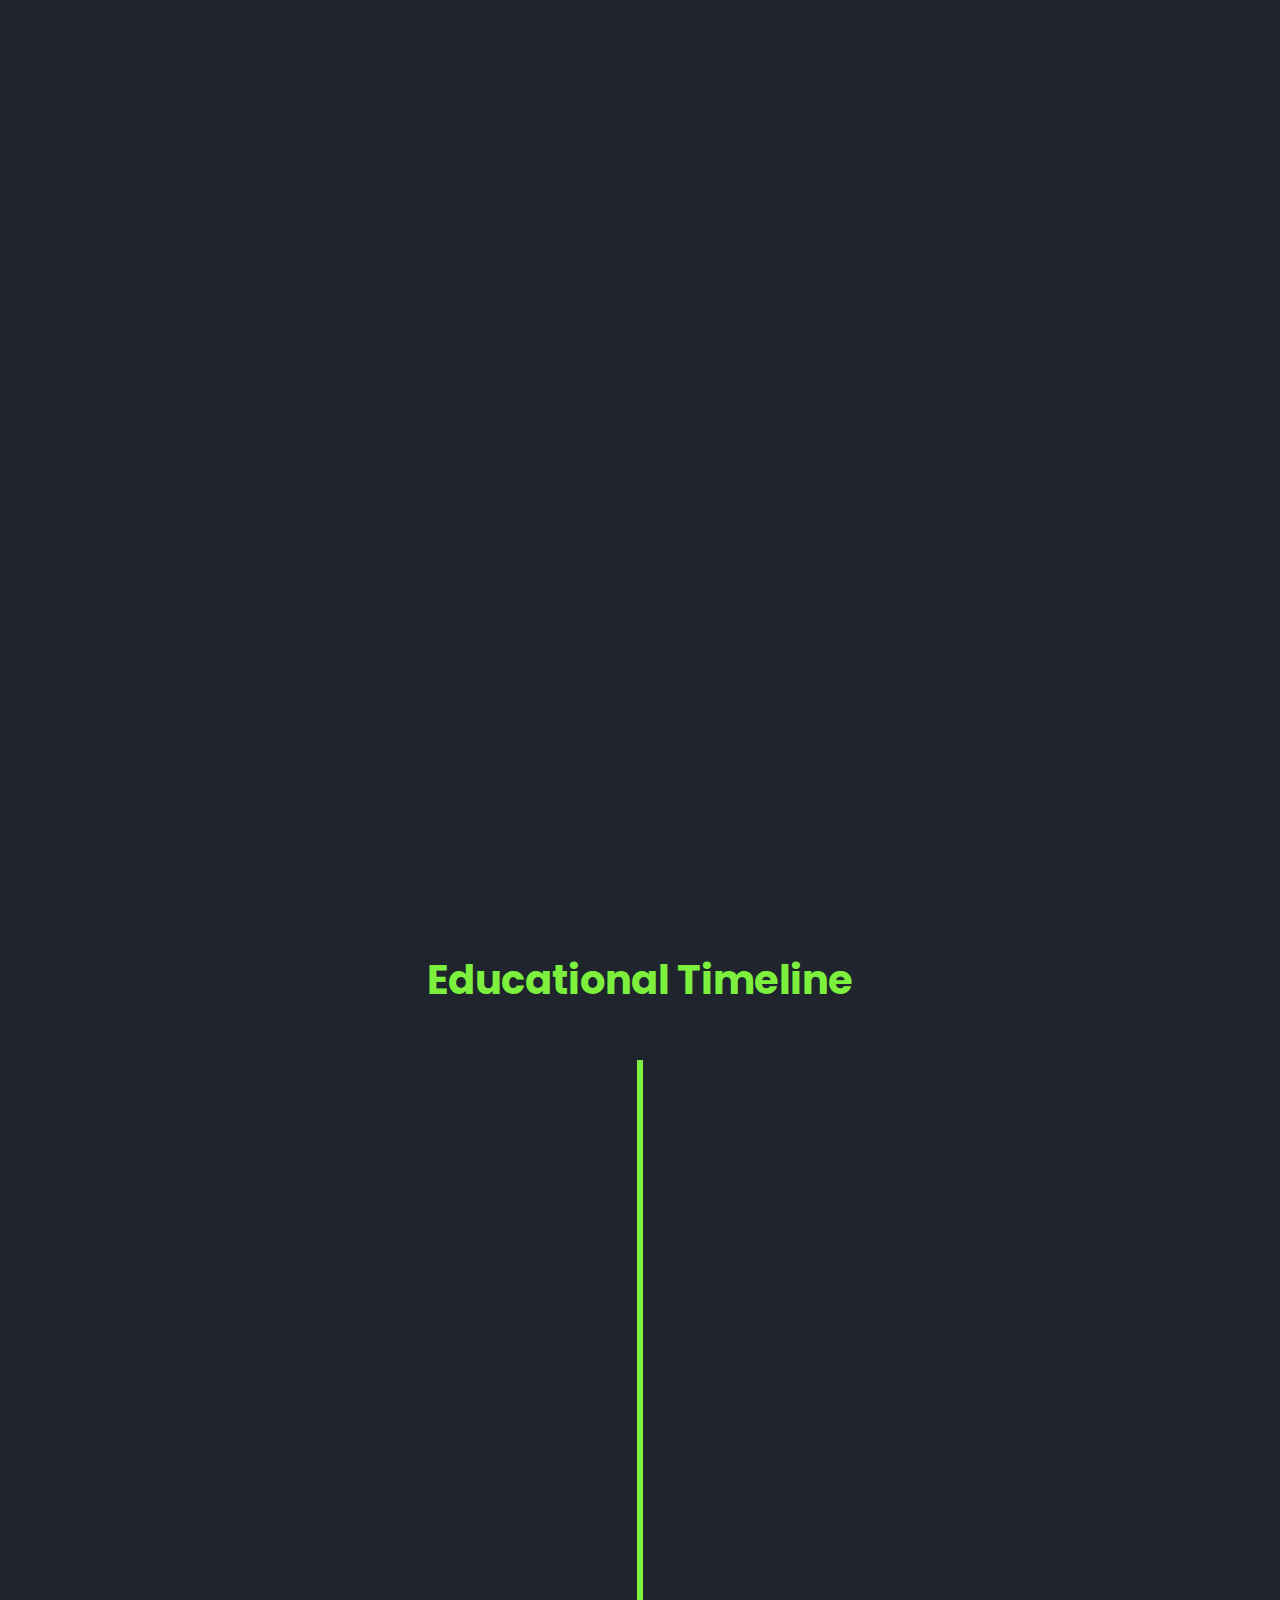
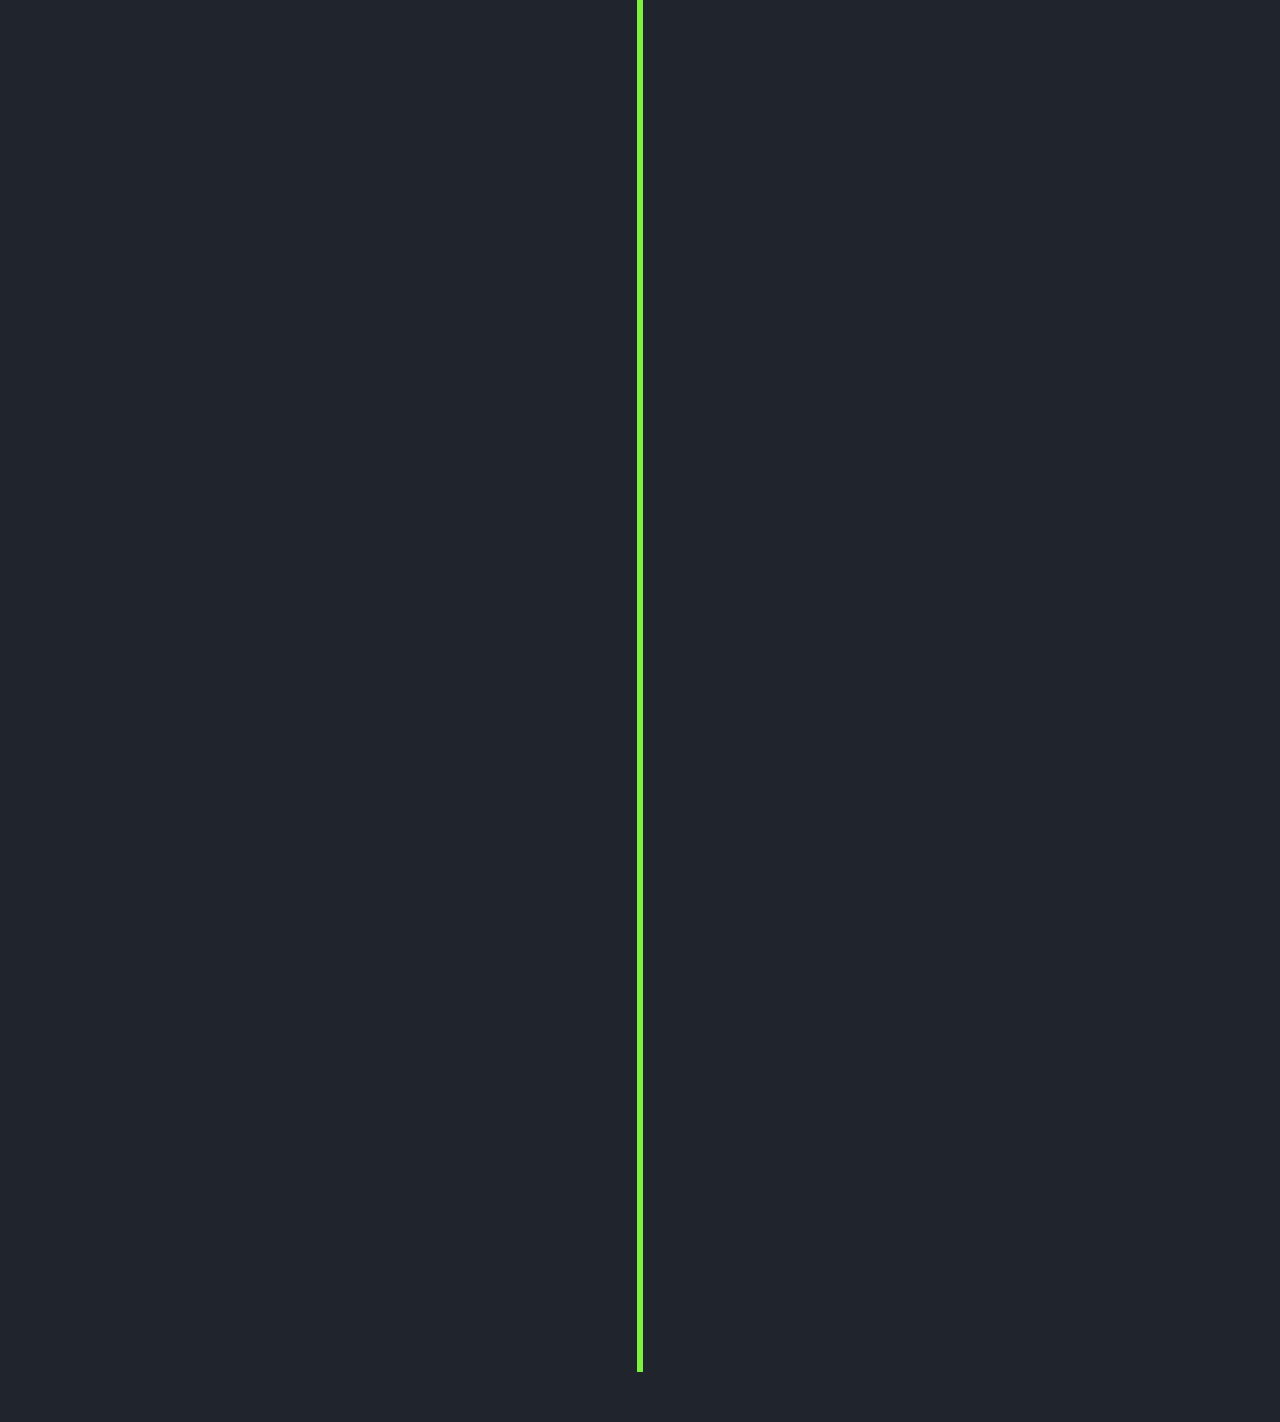
<file: education.html>
<!DOCTYPE html>
<html lang="en">
<head>
    <meta charset="UTF-8">
    <meta http-equiv="X-UA-Compatible" content="IE=edge">
    <meta name="viewport" content="width=device-width, initial-scale=1.0">

  <!-- fevicon -->

    <link rel="apple-touch-icon" sizes="180x180" href="Assets/apple-touch-icon.png">
    <link rel="icon" type="image/png" sizes="32x32" href="Assets/favicon-32x32.png">
    <link rel="icon" type="image/png" sizes="16x16" href="Assets/favicon-16x16.png">
    <link rel="manifest" href="Assets/site.webmanifest">  


    <title>Education of Priyashan Gamacharige | ICT Undergraduate</title>
<meta name="description" content="Learn about the education background of Priyashan Gamacharige – ICT undergraduate at University of Kelaniya, specializing in networking, cybersecurity, AI, and web development.">
<meta name="keywords" content="Priyashan Gamacharige, Education, University of Kelaniya, ICT, Networking, Cybersecurity, AI, Web Development">
<meta name="author" content="Priyashan Gamacharige">

    <link href='https://unpkg.com/boxicons@2.1.4/css/boxicons.min.css' rel='stylesheet'>
    <style>
        @import url('https://fonts.googleapis.com/css2?family=Poppins:wght@300;400;500;600;700;800;900&display=swap');

        * {
            margin: 0;
            padding: 0;
            box-sizing: border-box;
            font-family: 'Poppins', sans-serif;
        }

        body {
            background-color: #1f242d;
            color: #fff;
            overflow-x: hidden;
        }

        a {
            color: #fff;
            text-decoration: none;
        }

        .navbar {
            position: absolute;
            left: 0;
            top: 0;
            width: 100%;
            padding: 25px 5%;
            display: flex;
            justify-content: space-between;
            align-items: center;
            z-index: 100;
            visibility: hidden;
            opacity: 0;
            animation: show-content 1.5s linear forwards;
            animation-delay: 1.2s;
        }

        @keyframes show-content{
            100%{
                visibility: visible;
                opacity: 1;
            }
        }

        .navbar .logo{
            font-size: 30px;
            font-weight: 700; 
        }

        .navbar ul{
            display: flex;
        }

        .navbar ul li {
            list-style: none;
            margin-left: 35px;
        }

        .navbar ul li a {
            font-size: 20px;
            font-weight: 500;
            transition: .5s;
        }

        .navbar ul li:hover a,
        .navbar ul li.active a{
            color: #7cf03d;
        }

        .education-section {
            display: flex;
            align-items: center;
            min-height: 100vh;
            padding: 150px 5% 50px;
            color: #fff;
            visibility: hidden;
            opacity: 0;
            animation: show-content 1.5s linear forwards;
            animation-delay: 1.6s;
        }

        .education-content {
            display: flex;
            justify-content: space-between;
            align-items: center;
            width: 100%;
            max-width: 1200px;
            margin: 0 auto;
        }

        .education-text {
            flex: 1;
            padding-right: 50px;
        }

        .education-text h1 {
            font-size: 50px;
            margin-bottom: 20px;
        }

        .education-text h2 {
            font-size: 30px;
            margin-bottom: 15px;
            color: #7cf03d;
        }

        .education-text p {
            font-size: 16px;
            margin: 10px 0 25px;
            line-height: 1.6;
        }

        .education-img {
            flex: 1;
            display: flex;
            justify-content: center;
        }

        .education-img .img-box {
            position: relative;
            width: 32vw;
            height: 32vw;
            min-width: 300px;
            min-height: 300px;
            max-width: 400px;
            max-height: 400px;
            border-radius: 50%;
            padding: 5px;
            display: flex;
            justify-content: center;
            align-items: center;
            overflow: hidden;
        }

        .education-img .img-box::before,
        .education-img .img-box::after {
            content: '';
            position: absolute;
            width: 500px;
            height: 500px;
            background: conic-gradient(transparent, transparent, transparent, #7cf03d);
            transform: rotate(0deg);
            animation: rotate-border 10s linear infinite;
        }

        .education-img .img-box::after {
            animation-delay: -5s;
        }

        @keyframes rotate-border {
            100% {
                transform: rotate(360deg);
            }
        }

        .education-img .img-box .img-item {
            position: relative;
            width: 100%;
            height: 100%;
            background: #1f242d;
            border-radius: 50%;
            border: .1px solid #1f242d;
            display: flex;
            justify-content: center;
            z-index: 1;
            overflow: hidden;
        }

        .education-img .img-box .img-item img {
            position: absolute;
            top: 30px;
            display: block;
            width: 85%;
            object-fit: cover;
            mix-blend-mode: lighten;
        }

        .timeline-section {
            padding: 50px 5%;
            max-width: 1200px;
            margin: 0 auto;
        }

        .timeline-section h1 {
            font-size: 40px;
            text-align: center;
            margin-bottom: 50px;
            color: #7cf03d;
        }

        .timeline {
            position: relative;
            padding: 20px 0;
        }

        .timeline::before {
            content: '';
            position: absolute;
            width: 6px;
            background: #7cf03d;
            top: 0;
            bottom: 0;
            left: 50%;
            margin-left: -3px;
        }

        .timeline-item {
            padding: 10px 40px;
            position: relative;
            width: 50%;
            opacity: 0;
            transform: translateY(20px);
            animation: fadeInUp 0.6s forwards;
        }

        .timeline-item:nth-child(odd) {
            left: 0;
        }

        .timeline-item:nth-child(even) {
            left: 50%;
        }

        .timeline-content {
            padding: 25px 30px;
            background: rgba(31, 36, 45, 0.8);
            border-radius: 8px;
            border: 1px solid #7cf03d;
            transition: all 0.4s ease;
            position: relative;
        }

        .timeline-content::after {
            content: '';
            position: absolute;
            bottom: 0;
            left: 0;
            width: 0;
            height: 3px;
            background: #7cf03d;
            transition: all 0.4s ease;
        }

        .timeline-content:hover {
            transform: translateY(-5px);
            box-shadow: 0 10px 20px rgba(124, 240, 61, 0.2);
        }

        .timeline-content:hover::after {
            width: 100%;
        }

        .institution-header {
            display: flex;
            align-items: center;
            margin-bottom: 20px;
            gap: 20px;
        }

        .institution-logo {
            width: 70px;
            height: 70px;
            object-fit: contain;
            border-radius: 12px;
            border: 3px solid #7cf03d;
            padding: 5px;
            background: #fff;
            flex-shrink: 0;
            box-shadow: 0 4px 8px rgba(0,0,0,0.1);
            transition: transform 0.3s ease;
        }

        .institution-logo:hover {
            transform: scale(1.05);
        }

        .timeline-content h2 {
            color: #7cf03d;
            margin-bottom: 8px;
            font-size: 24px;
        }

        .timeline-content h3 {
            margin-bottom: 12px;
            font-size: 18px;
            font-weight: 500;
            color: #ddd;
        }

        .timeline-content p {
            line-height: 1.6;
            margin-bottom: 15px;
        }

        .courses {
            margin-top: 20px;
        }

        .courses h4 {
            margin-bottom: 10px;
            color: #7cf03d;
            font-size: 16px;
        }

        .course-list {
            display: flex;
            flex-wrap: wrap;
            gap: 10px;
        }

        .course-item {
            background: rgba(124, 240, 61, 0.2);
            padding: 8px 15px;
            border-radius: 20px;
            border: 1px solid #7cf03d;
            font-size: 14px;
            position: relative;
            overflow: hidden;
            transition: all 0.3s ease;
            opacity: 0;
            transform: scale(0.5);
            animation: bounceIn 0.6s forwards;
        }

        @keyframes bounceIn {
            0% {
                opacity: 0;
                transform: scale(0.5);
            }
            70% {
                opacity: 1;
                transform: scale(1.1);
            }
            100% {
                opacity: 1;
                transform: scale(1);
            }
        }

        .course-item:hover {
            transform: scale(1.05) translateY(-3px);
            box-shadow: 0 5px 15px rgba(124, 240, 61, 0.3);
            background: rgba(124, 240, 61, 0.3);
        }

        .course-item::after {
            content: '';
            position: absolute;
            top: 0;
            left: 0;
            width: 100%;
            height: 100%;
            background: linear-gradient(45deg, transparent, rgba(124, 240, 61, 0.2), transparent);
            transform: translateX(-100%);
            transition: 0.6s;
        }

        .course-item:hover::after {
            transform: translateX(100%);
        }

        .timeline-item::after {
            content: '';
            position: absolute;
            width: 25px;
            height: 25px;
            right: -17px;
            background-color: #1f242d;
            border: 4px solid #7cf03d;
            top: 15px;
            border-radius: 50%;
            z-index: 1;
            animation: pulse 2s infinite ease-in-out;
        }

        @keyframes pulse {
            0%, 100% { 
                transform: scale(1); 
                box-shadow: 0 0 0 0 rgba(124, 240, 61, 0.7); 
            }
            50% { 
                transform: scale(1.1); 
                box-shadow: 0 0 0 10px rgba(124, 240, 61, 0); 
            }
        }

        .timeline-item:nth-child(even)::after {
            left: -16px;
        }

        .bars-animation {
            position: absolute;
            width: 100%;
            height: 100%;
            display: flex;
            z-index: -1;
        }

        .bars-animation .bar {
            width: 100%;
            height: 100%;
            background: #1f242d;
            transform: translateY(-100%);
            animation: show-bars .5s ease-in-out forwards;
            animation-delay: calc(.1s * var(--i));
        }

        @keyframes show-bars {
            100% {
                transform: translateY(0%);
            }
        }

        @media (max-width: 992px) {
            .education-content {
                flex-direction: column;
            }

            .education-text {
                padding-right: 0;
                margin-bottom: 50px;
                text-align: center;
            }

            .education-img .img-box {
                width: 60vw;
                height: 60vw;
            }

            .timeline::before {
                left: 31px;
            }

            .timeline-item {
                width: 100%;
                padding-left: 70px;
                padding-right: 25px;
            }

            .timeline-item:nth-child(even) {
                left: 0;
            }

            .timeline-item::after {
                left: 15px;
            }

            .timeline-item:nth-child(even)::after {
                left: 15px;
            }
        }

        @media (max-width: 576px) {
            .education-text h1 {
                font-size: 36px;
            }

            .education-text h2 {
                font-size: 24px;
            }

            .education-img .img-box {
                width: 80vw;
                height: 80vw;
                min-width: 250px;
                min-height: 250px;
            }
            
            .institution-header {
                flex-direction: row;
                align-items: center;
                gap: 15px;
            }
            
            .institution-logo {
                width: 60px;
                height: 60px;
                margin-bottom: 0;
            }
            
            .timeline-content h2 {
                font-size: 20px;
            }
            
            .timeline-content h3 {
                font-size: 16px;
            }
        }
    </style>
</head>
<body>
    <nav class="navbar">
        <a href="#" class="logo" 
   style="font-size: 32px; 
          font-weight: bold; 
          color: #000000; 
          text-decoration: none; 
           text-shadow: -1px -1px 0 #ffffff,  
                       1px -1px 0 #ffffff,
                      -1px  1px 0 #ffffff,
                       1px  1px 0 #ffffff,
                      -2px -2px 0 #ff0000,  
                       2px -2px 0 #ff0000,
                      -2px  2px 0 #ff0000,
                       2px  2px 0 #ff0000;">
  PRIYASHAN
</a>
        <ul>
            <li><a href="index.html">Home</a></li>
            <li><a href="about.html">About</a></li>
            <li class="active"><a href="education.html">Education</a></li>
            <li><a href="certifications.html">Certifications</a></li>
            <li><a href="projects.html">Projects</a></li>
            <li><a href="blog.html">Blog</a></li>
            <li><a href="contact.html">Contact</a></li>
        </ul>
    </nav>

    <div class="bars-animation">
        <div class="bar" style="--i:6;"></div>
        <div class="bar" style="--i:5;"></div>
        <div class="bar" style="--i:4;"></div>
        <div class="bar" style="--i:3;"></div>
        <div class="bar" style="--i:2;"></div>
        <div class="bar" style="--i:1;"></div> 
    </div>

    <section class="education-section">
        <div class="education-content">
            <div class="education-text">
                <h1>My Education</h1>
                <h2>Academic Journey</h2>
                <p>My academic path has been focused on building a strong foundation in information and communication technology, with specialized coursework in cybersecurity, networking, and software development.</p>
                <p>From my early school days to my current university studies, I've consistently pursued excellence in STEM fields, developing both technical expertise and critical thinking skills.</p>
            </div>
            
            <div class="education-img">
                <div class="img-box">
                    <div class="img-item">
                        <img src="Assets/home.png" alt="Education Journey">
                    </div>
                </div>
            </div>
        </div>
    </section>
    
    <section class="timeline-section">
        <h1>Educational Timeline</h1>
        
        <div class="timeline">
            <div class="timeline-item" style="animation-delay: 0.2s;">
                <div class="timeline-content">
                    <div class="institution-header">
                        <img src="Assets/Kelaniya.png" 
                             alt="University of Kelaniya" 
                             class="institution-logo">
                        <div>
                            <h2>University of Kelaniya</h2>
                            <h3>Bachelor of Information and Communication Technology</h3>
                        </div>
                    </div>
                    <p>2023 - Present</p>
                    <p>Currently pursuing a BICT degree specializing in Networking at the Faculty of Computing and Technology, and building knowledge and skills in the networking field.</p>
                    <div class="courses">
                        <h4>Relevant Coursework:</h4>
                        <div class="course-list">
                            <span class="course-item" style="animation-delay: 0.1s;">Networking</span>
                            <span class="course-item" style="animation-delay: 0.2s;">Telecommunication</span>
                            <span class="course-item" style="animation-delay: 0.3s;">IOT</span>
                            <span class="course-item" style="animation-delay: 0.4s;">Database Systems</span>
                            <span class="course-item" style="animation-delay: 0.5s;">Operating Systems</span>
                            <span class="course-item" style="animation-delay: 0.6s;">Data Structures</span>
                        </div>
                    </div>
                </div>
            </div>
            
            <div class="timeline-item" style="animation-delay: 0.4s;">
                <div class="timeline-content">
                    <div class="institution-header">
                        <img src="Assets/cisco.png" 
                             alt="Cisco" 
                             class="institution-logo">
                        <div>
                            <h2>Cisco Networking Academy</h2>
                            <h3>Network Profesional Certifications</h3>
                        </div>
                    </div>
                    <p>2024 - Present</p>
                    <p>Currently pursuing Cisco training, building knowledge and skills in the networking field.</p>
                     <div class="courses">
                        <h4>Courses:</h4>
                        <div class="course-list">
                            <span class="course-item" style="animation-delay: 0.7s;">Network Essentials</span>
                            <span class="course-item" style="animation-delay: 0.8s;">Cybersecurity Essentials</span>
                            <span class="course-item" style="animation-delay: 0.9s;">IT Essentials</span>
                            <span class="course-item" style="animation-delay: 0.10s;">Introduction to Cybersecurity</span>
                            <span class="course-item" style="animation-delay: 0.11s;">Networking Basic</span>
                            <span class="course-item" style="animation-delay: 0.12s;">Introduction to IOT</span>
                           
                        </div>
                    </div>

                </div>

            </div>
            
            <div class="timeline-item" style="animation-delay: 0.6s;">
                <div class="timeline-content">
                    <div class="institution-header">
                        <img src="Assets/rcc.jpeg" 
                             alt="Rajapaksha Central College" 
                             class="institution-logo">
                        <div>
                            <h2>Rajapaksha Central College - Weeraketiya</h2>
                            <h3>Advanced Level Examination - Technology Stream</h3>
                        </div>
                    </div>
                    <p>2018 - 2021</p>
                    <p>Results: A,B,C ( Engineering Technology, Scince For Technolgy, and ICT )</p>
                    <div class="courses">
                        <h4>Activities:</h4>
                        <div class="course-list">
                            <span class="course-item" style="animation-delay: 0.7s;">IT Society</span>
                            <span class="course-item" style="animation-delay: 0.8s;">Science Club</span>
                           
                        </div>
                    </div>
                </div>
            </div>
            
            <div class="timeline-item" style="animation-delay: 0.8s;">
                <div class="timeline-content">
                    <div class="institution-header">
                        <img src="Assets/kns.jpeg" 
                             alt="Katuwana National School" 
                             class="institution-logo">
                        <div>
                            <h2>Katuwana National School</h2>
                            <h3>Ordinary Level Examination</h3>
                        </div>
                    </div>
                    <p>2012 - 2017</p>
                    <p>Results: 5A's, B, 2C's and S including Mathematics, Science, and English</p>
                    <div class="courses">
                        <h4>Activities:</h4>
                        <div class="course-list">
                            <span class="course-item" style="animation-delay: 1.0s;">Computer Club</span>
                            <span class="course-item" style="animation-delay: 1.1s;">Science Society</span>
                            
                        </div>
                    </div>
                </div>
            </div>
        </div>
    </section>

    <script>
        // Add slight 3D tilt effect to image on mouse move
        const imgBox = document.querySelector('.img-box');
        
        document.addEventListener('mousemove', (e) => {
            const xAxis = (window.innerWidth / 2 - e.pageX) / 25;
            const yAxis = (window.innerHeight / 2 - e.pageY) / 25;
            imgBox.style.transform = `rotateY(${xAxis}deg) rotateX(${yAxis}deg)`;
        });

        // Reset position when mouse leaves
        document.addEventListener('mouseleave', () => {
            imgBox.style.transform = 'rotateY(0) rotateX(0)';
        });

        // Animate timeline items when they come into view
        const timelineItems = document.querySelectorAll('.timeline-item');
        
        const observer = new IntersectionObserver((entries) => {
            entries.forEach(entry => {
                if (entry.isIntersecting) {
                    entry.target.style.opacity = '1';
                    entry.target.style.transform = 'translateY(0)';
                    observer.unobserve(entry.target);
                }
            });
        }, { threshold: 0.1 });

        // Set initial state for animation
        timelineItems.forEach((item, index) => {
            item.style.opacity = '0';
            item.style.transform = 'translateY(30px)';
            item.style.transition = `all 0.5s ease ${index * 0.2}s`;
            observer.observe(item);
        });

        // Animate course items with staggered delay
        const courseItems = document.querySelectorAll('.course-item');
        courseItems.forEach((item, index) => {
            item.style.animationDelay = `${index * 0.1 + 0.5}s`;
        });
    </script>
</body>
</html>
</file>
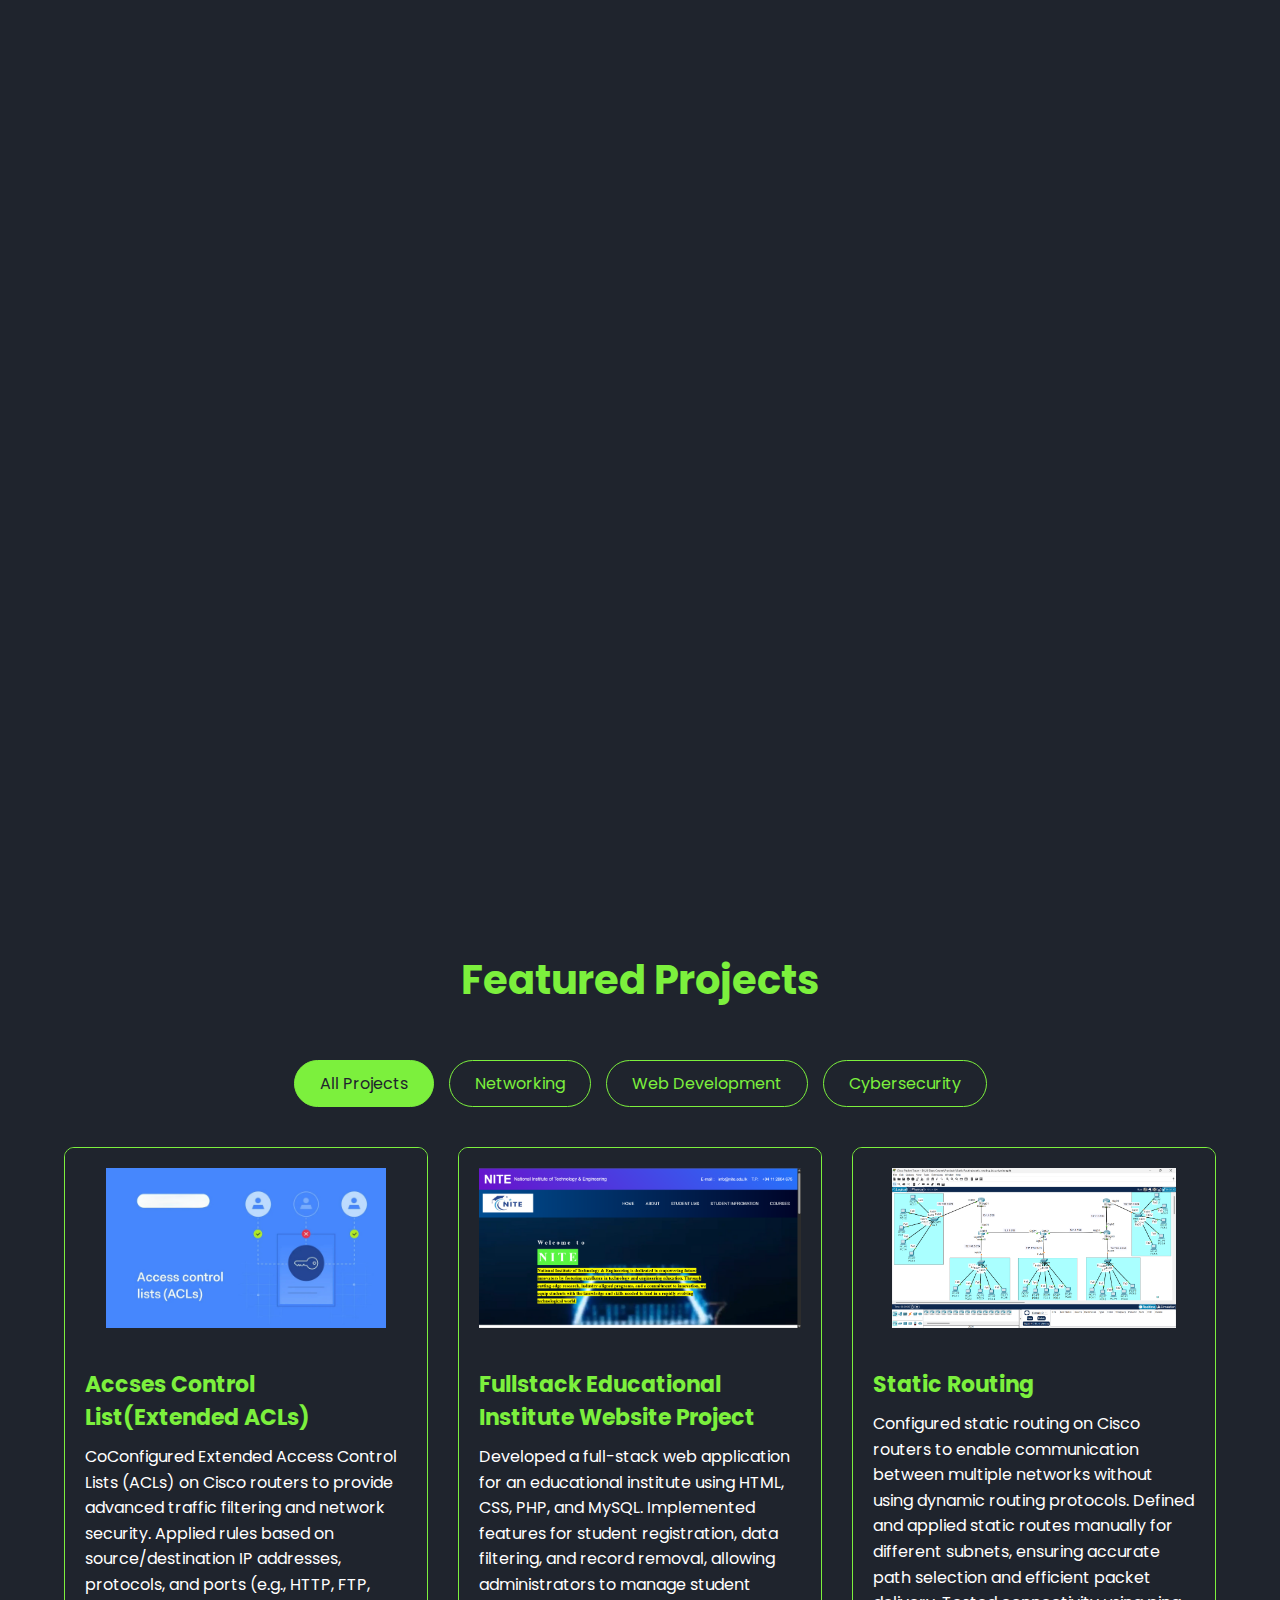
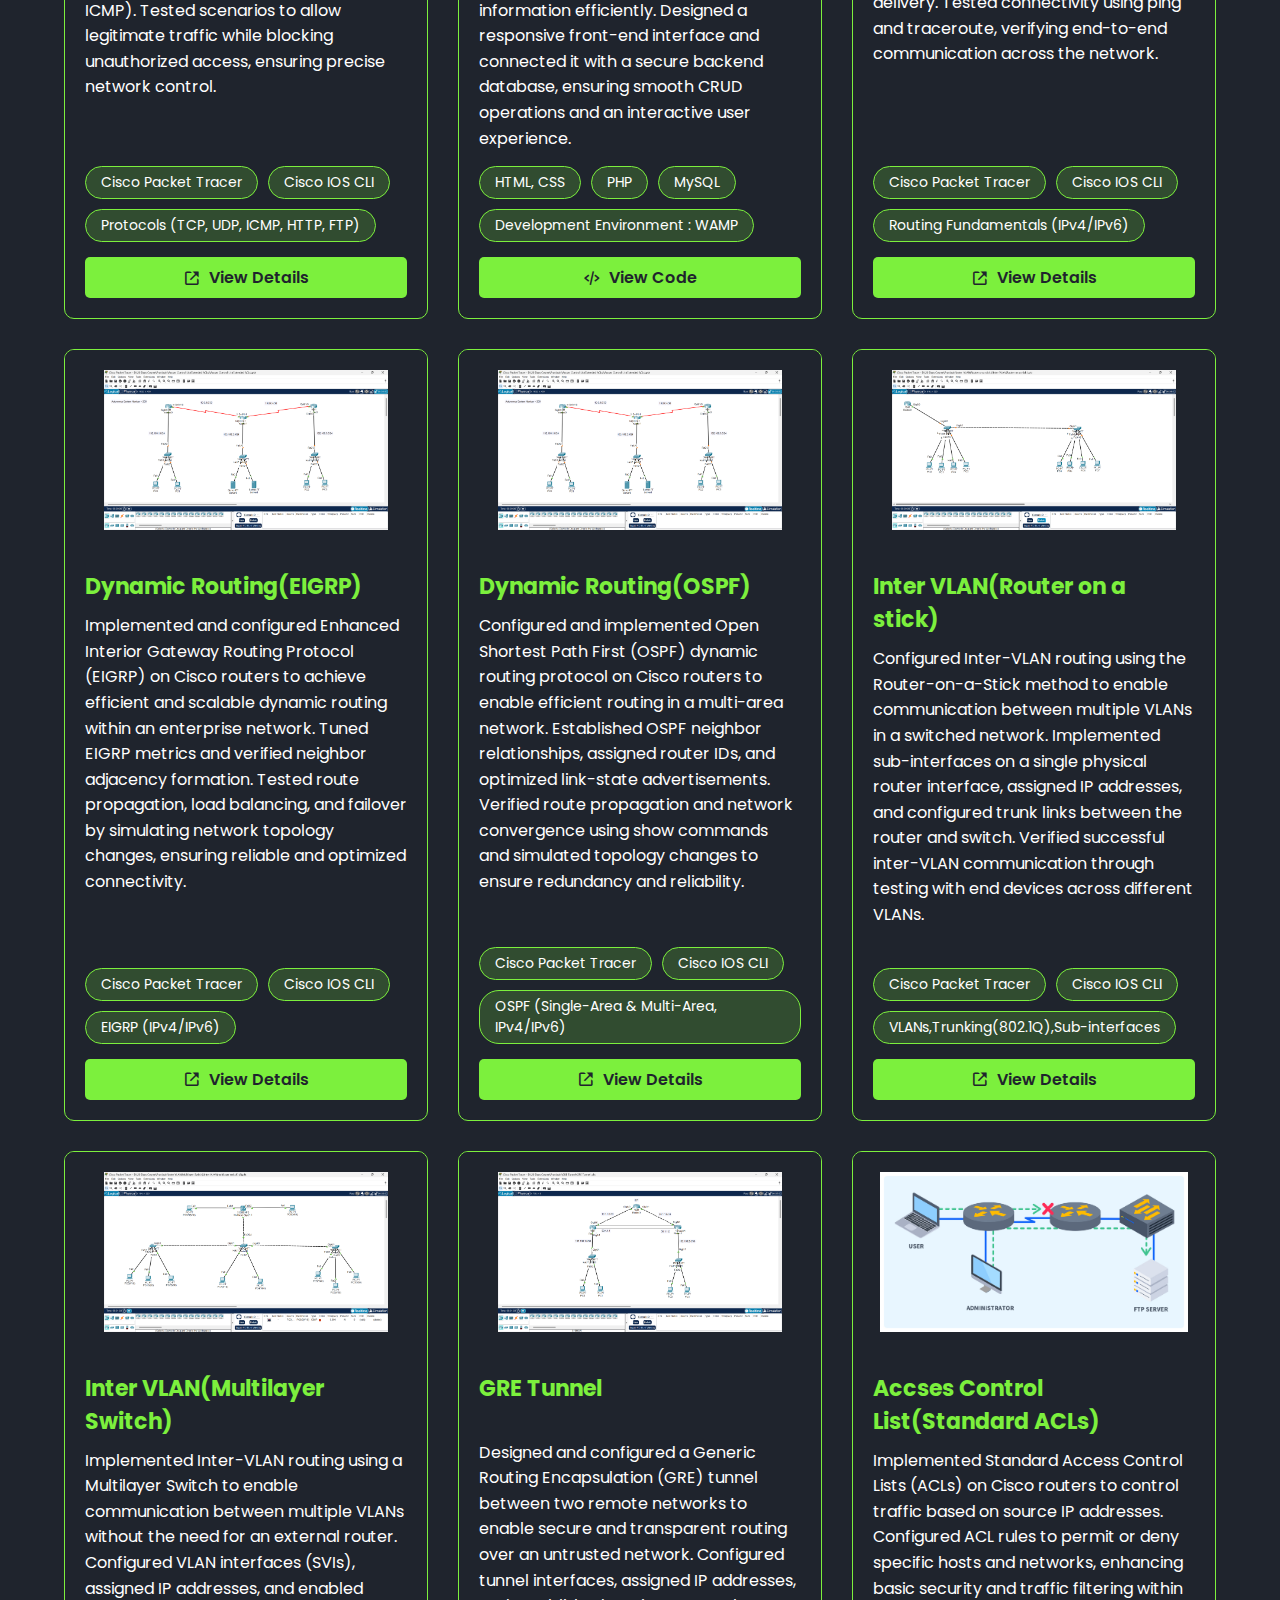
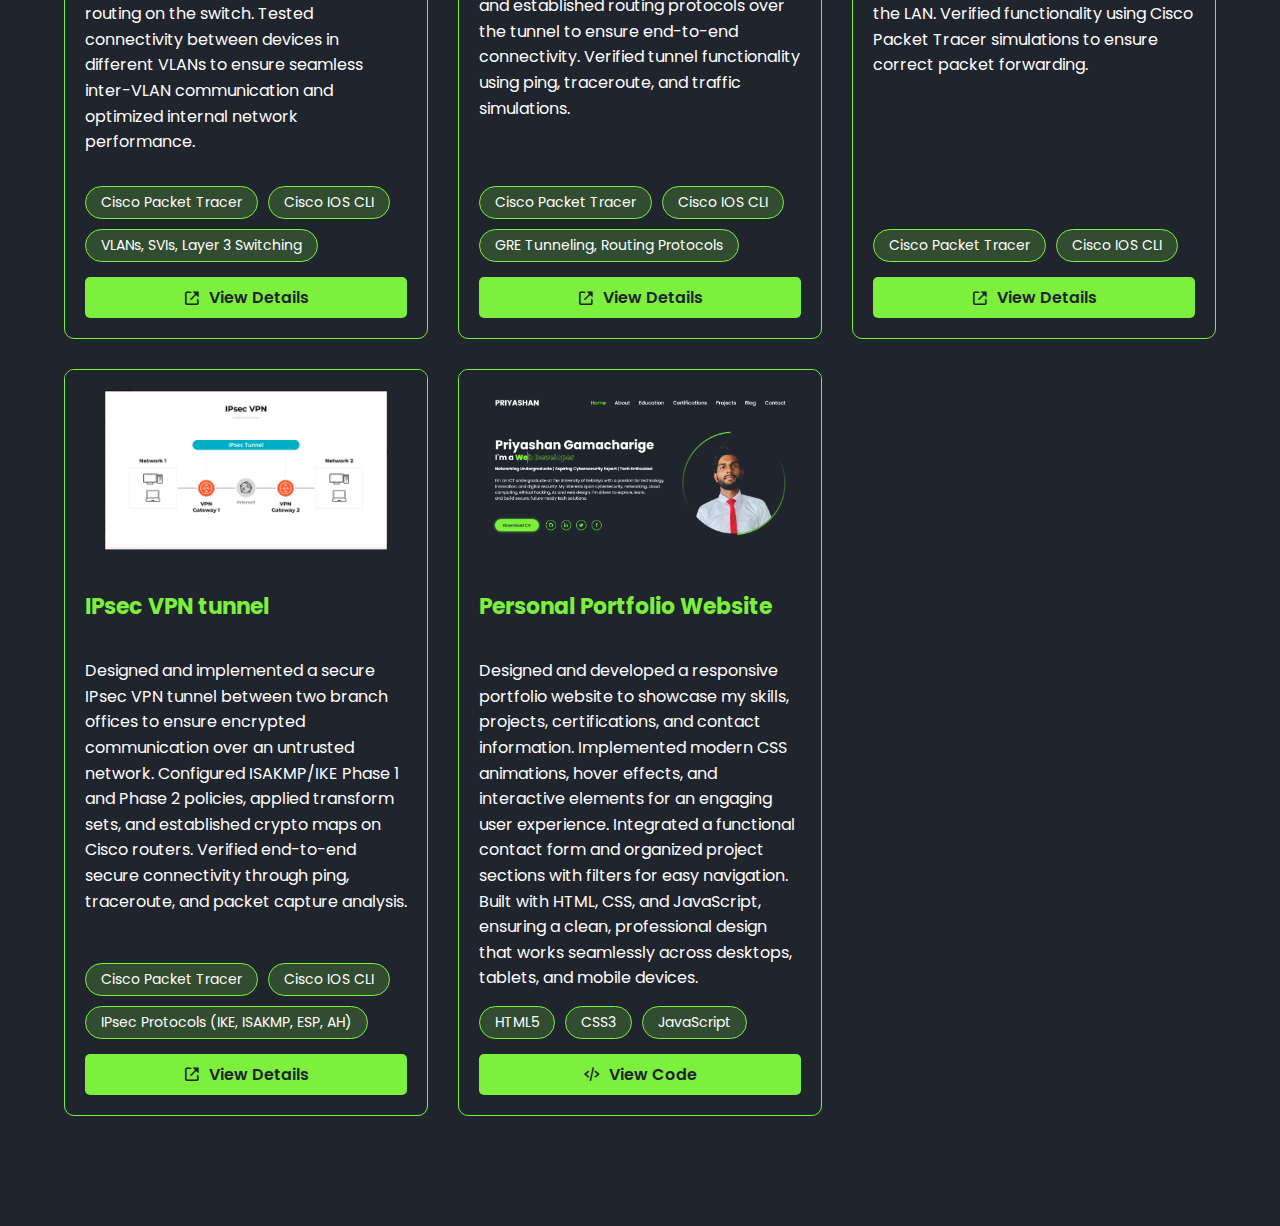
<file: projects.html>
<!DOCTYPE html>
<html lang="en">
<head>
    <meta charset="UTF-8">
    <meta http-equiv="X-UA-Compatible" content="IE=edge">
    <meta name="viewport" content="width=device-width, initial-scale=1.0">

  <!-- fevicon -->

    <link rel="apple-touch-icon" sizes="180x180" href="Assets/apple-touch-icon.png">
    <link rel="icon" type="image/png" sizes="32x32" href="Assets/favicon-32x32.png">
    <link rel="icon" type="image/png" sizes="16x16" href="Assets/favicon-16x16.png">
    <link rel="manifest" href="Assets/site.webmanifest">  



    <title>Projects by Priyashan Gamacharige | Portfolio</title>
<meta name="description" content="Explore projects developed by Priyashan Gamacharige, including networking, cybersecurity, AI, and web development projects.">
<meta name="keywords" content="Priyashan Gamacharige, Projects, Portfolio, Networking, Cybersecurity, AI, Web Development">
<meta name="author" content="Priyashan Gamacharige">

    <link href='https://unpkg.com/boxicons@2.1.4/css/boxicons.min.css' rel='stylesheet'>
    <style>
        @import url('https://fonts.googleapis.com/css2?family=Poppins:wght@300;400;500;600;700;800;900&display=swap');

        * {
            margin: 0;
            padding: 0;
            box-sizing: border-box;
            font-family: 'Poppins', sans-serif;
        }

        body {
            background-color: #1f242d;
            color: #fff;
            overflow-x: hidden;
        }

        a {
            color: #fff;
            text-decoration: none;
        }

        /* Navbar Styles */
        .navbar {
            position: absolute;
            left: 0;
            top: 0;
            width: 100%;
            padding: 25px 5%;
            display: flex;
            justify-content: space-between;
            align-items: center;
            z-index: 100;
            visibility: hidden;
            opacity: 0;
            animation: show-content 1.5s linear forwards;
            animation-delay: 1.2s;
        }

        @keyframes show-content {
            100% {
                visibility: visible;
                opacity: 1;
            }
        }

        .navbar .logo {
            font-size: 30px;
            font-weight: 700;
        }

        .navbar ul {
            display: flex;
        }

        .navbar ul li {
            list-style: none;
            margin-left: 35px;
        }

        .navbar ul li a {
            font-size: 20px;
            font-weight: 500;
            transition: .5s;
        }

        .navbar ul li:hover a,
        .navbar ul li.active a {
            color: #7cf03d;
        }

        /* Bars Animation */
        .bars-animation {
            position: absolute;
            width: 100%;
            height: 100%;
            display: flex;
            z-index: -1;
        }

        .bars-animation .bar {
            width: 100%;
            height: 100%;
            background: #1f242d;
            transform: translateY(-100%);
            animation: show-bars .5s ease-in-out forwards;
            animation-delay: calc(.1s * var(--i));
        }

        @keyframes show-bars {
            100% {
                transform: translateY(0%);
            }
        }

        /* Projects Section */
        .projects-section {
            display: flex;
            align-items: center;
            min-height: 100vh;
            padding: 150px 5% 50px;
            color: #fff;
            visibility: hidden;
            opacity: 0;
            animation: show-content 1.5s linear forwards;
            animation-delay: 1.6s;
        }

        .projects-content {
            display: flex;
            justify-content: space-between;
            align-items: center;
            width: 100%;
            max-width: 1200px;
            margin: 0 auto;
        }

        .projects-text {
            flex: 1;
            padding-right: 50px;
        }

        .projects-text h1 {
            font-size: 50px;
            margin-bottom: 20px;
        }

        .projects-text h2 {
            font-size: 30px;
            margin-bottom: 15px;
            color: #7cf03d;
        }

        .projects-text p {
            font-size: 16px;
            margin: 10px 0 25px;
            line-height: 1.6;
        }

        .projects-img {
            flex: 1;
            display: flex;
            justify-content: center;
        }

        .projects-img .img-box {
            position: relative;
            width: 32vw;
            height: 32vw;
            min-width: 300px;
            min-height: 300px;
            max-width: 400px;
            max-height: 400px;
            border-radius: 50%;
            padding: 5px;
            display: flex;
            justify-content: center;
            align-items: center;
            overflow: hidden;
        }

        .projects-img .img-box::before,
        .projects-img .img-box::after {
            content: '';
            position: absolute;
            width: 500px;
            height: 500px;
            background: conic-gradient(transparent, transparent, transparent, #7cf03d);
            animation: rotate-border 10s linear infinite;
        }

        .projects-img .img-box::after {
            animation-delay: -5s;
        }

        @keyframes rotate-border {
            100% {
                transform: rotate(360deg);
            }
        }

        .projects-img .img-box .img-item {
            position: relative;
            width: 100%;
            height: 100%;
            background: #1f242d;
            border-radius: 50%;
            border: .1px solid #1f242d;
            display: flex;
            justify-content: center;
            z-index: 1;
            overflow: hidden;
        }

        .projects-img .img-box .img-item img {
            position: absolute;
            top: 30px;
            display: block;
            width: 85%;
            object-fit: cover;
            mix-blend-mode: lighten;
        }

        /* Projects Container */
        .projects-container {
            padding: 50px 5%;
            max-width: 1400px;
            margin: 0 auto;
        }

        .projects-container h1 {
            font-size: 40px;
            text-align: center;
            margin-bottom: 50px;
            color: #7cf03d;
        }

        /* Project Filter */
        .project-filter {
            display: flex;
            justify-content: center;
            flex-wrap: wrap;
            gap: 15px;
            margin-bottom: 40px;
        }
        
        .filter-btn {
            padding: 10px 25px;
            background: transparent;
            border: 1px solid #7cf03d;
            color: #7cf03d;
            border-radius: 30px;
            cursor: pointer;
            transition: all 0.3s ease;
            font-size: 16px;
        }
        
        .filter-btn.active, .filter-btn:hover {
            background: #7cf03d;
            color: #1f242d;
        }

        /* Projects Grid */
        .project-grid {
            display: grid;
            grid-template-columns: repeat(auto-fill, minmax(350px, 1fr));
            gap: 30px;
            margin-bottom: 60px;
        }

        .project-card {
            background: rgba(31, 36, 45, 0.8);
            border-radius: 10px;
            overflow: hidden;
            border: 1px solid #7cf03d;
            transition: all 0.4s ease;
            position: relative;
            display: flex;
            flex-direction: column;
        }

        .project-card:hover {
            transform: translateY(-10px);
            box-shadow: 0 10px 20px rgba(124, 240, 61, 0.2);
        }

        .project-img-container {
            height: 200px;
            display: flex;
            justify-content: center;
            align-items: center;
            padding: 20px;
            background: #1f242d;
            position: relative;
            overflow: hidden;
        }

        .project-img-container img {
            max-width: 100%;
            max-height: 100%;
            object-fit: contain;
            transition: transform 0.5s ease;
        }

        .project-card:hover .project-img-container img {
            transform: scale(1.1);
        }

        .project-tags {
            position: absolute;
            bottom: 10px;
            left: 10px;
            display: flex;
            flex-wrap: wrap;
            gap: 5px;
        }

        .project-tag {
            background: rgba(124, 240, 61, 0.8);
            color: #1f242d;
            padding: 3px 10px;
            border-radius: 20px;
            font-size: 12px;
            font-weight: 600;
        }

        .project-content {
            padding: 20px;
            flex: 1;
            display: flex;
            flex-direction: column;
        }

        .project-content h3 {
            font-size: 22px;
            margin-bottom: 10px;
            color: #7cf03d;
        }

        .project-content p {
            line-height: 1.6;
            margin-bottom: 15px;
            flex-grow: 1;
        }

        .project-tech {
            display: flex;
            flex-wrap: wrap;
            gap: 10px;
            margin-bottom: 15px;
        }

        .tech-item {
            background: rgba(124, 240, 61, 0.2);
            padding: 5px 15px;
            border-radius: 20px;
            border: 1px solid #7cf03d;
            font-size: 14px;
            transition: all 0.3s ease;
        }

        .tech-item:hover {
            transform: translateY(-3px);
            background: rgba(124, 240, 61, 0.3);
        }

        .project-link {
            display: inline-flex;
            align-items: center;
            gap: 8px;
            padding: 8px 20px;
            background: #7cf03d;
            color: #1f242d;
            border-radius: 5px;
            font-weight: 600;
            transition: all 0.3s ease;
            text-align: center;
            justify-content: center;
            margin-top: auto;
        }

        .project-link i {
            font-size: 18px;
        }

        .project-link:hover {
            background: transparent;
            color: #7cf03d;
            transform: translateY(-2px);
        }

        /* Responsive Styles */
        @media (max-width: 992px) {
            .projects-content {
                flex-direction: column;
            }

            .projects-text {
                padding-right: 0;
                margin-bottom: 50px;
                text-align: center;
            }

            .projects-img .img-box {
                width: 60vw;
                height: 60vw;
            }
        }

        @media (max-width: 768px) {
            .projects-text h1 {
                font-size: 40px;
            }
            
            .projects-text h2 {
                font-size: 24px;
            }
            
            .project-img-container {
                height: 180px;
            }

            .navbar ul li {
                margin-left: 20px;
            }

            .project-grid {
                grid-template-columns: 1fr;
            }
        }

        @media (max-width: 576px) {
            .projects-text h1 {
                font-size: 36px;
            }
            
            .projects-text h2 {
                font-size: 22px;
            }
            
            .projects-img .img-box {
                width: 80vw;
                height: 80vw;
                min-width: 250px;
                min-height: 250px;
            }
            
            .project-content h3 {
                font-size: 20px;
            }
            
            .project-link {
                padding: 6px 15px;
                font-size: 14px;
            }

            .navbar ul li a {
                font-size: 16px;
            }
        }
    </style>
</head>
<body>
    <nav class="navbar">
        <a href="#" class="logo" 
   style="font-size: 32px; 
          font-weight: bold; 
          color: #000000; 
          text-decoration: none; 
           text-shadow: -1px -1px 0 #ffffff,  
                       1px -1px 0 #ffffff,
                      -1px  1px 0 #ffffff,
                       1px  1px 0 #ffffff,
                      -2px -2px 0 #ff0000,  
                       2px -2px 0 #ff0000,
                      -2px  2px 0 #ff0000,
                       2px  2px 0 #ff0000;">
  PRIYASHAN
</a>
        <ul>
            <li><a href="index.html">Home</a></li>
            <li><a href="about.html">About</a></li>
            <li><a href="education.html">Education</a></li>
            <li><a href="certifications.html">Certifications</a></li>
            <li class="active"><a href="projects.html">Projects</a></li>
            <li><a href="blog.html">Blog</a></li>
            <li><a href="contact.html">Contact</a></li>
        </ul>
    </nav>

    <div class="bars-animation">
        <div class="bar" style="--i:6;"></div>
        <div class="bar" style="--i:5;"></div>
        <div class="bar" style="--i:4;"></div>
        <div class="bar" style="--i:3;"></div>
        <div class="bar" style="--i:2;"></div>
        <div class="bar" style="--i:1;"></div> 
    </div>

    <section class="projects-section">
        <div class="projects-content">
            <div class="projects-text">
                <h1>My Projects</h1>
                <h2>Technical Showcase</h2>
                <p>Here are some of my technical projects that demonstrate my skills in networking, web development, cybersecurity. Each project was an opportunity to learn new technologies and solve real world problems.</p>
                <p>Exploring networking, cybersecurity, cloud, and web, these projects highlight my skills and passion for problem solving</p>
            </div>
            
            <div class="projects-img">
                <div class="img-box">
                    <div class="img-item">
                        <img src="Assets/home.png" alt="Project Showcase">
                    </div>
                </div>
            </div>
        </div>
    </section>

    <section class="projects-container">
        <h1>Featured Projects</h1>
        
        <div class="project-filter">
            <button class="filter-btn active" data-filter="all">All Projects</button>
            <button class="filter-btn" data-filter="network">Networking</button>
            <button class="filter-btn" data-filter="web">Web Development</button>
            <button class="filter-btn" data-filter="cybersecurity">Cybersecurity</button>
           
        </div>
        
        <div class="project-grid">
            <div class="project-card" data-category="cybersecurity">
                <div class="project-img-container">
                    <img src="Assets/acl(ex).jpg" alt="acl">
                    <!-- <div class="project-tags">
                        <span class="project-tag">Cybersecurity</span>
                        <span class="project-tag">Penetration Testing</span>
                    </div>-->
                </div>
                <div class="project-content">
                    <h3>Accses Control List(Extended ACLs)</h3>
                    <p>CoConfigured Extended Access Control Lists (ACLs) on Cisco routers to provide advanced traffic filtering and network security. Applied rules based on source/destination IP addresses, protocols, and ports (e.g., HTTP, FTP, ICMP). Tested scenarios to allow legitimate traffic while blocking unauthorized access, ensuring precise network control.</p>
                    <div class="project-tech">
                        <span class="tech-item">Cisco Packet Tracer</span>
                        <span class="tech-item">Cisco IOS CLI</span>
                        <span class="tech-item">Protocols (TCP, UDP, ICMP, HTTP, FTP)</span>
                    </div>
                    <a href="https://github.com/PriyashanGamacharige/Accses-Control-List-Extended-ACLs-" target="_blank" rel="noopener noreferrer"  class="project-link">
                        <i class='bx bx-link-external'></i> View Details
                    </a>
                </div>
            </div>
            
            <div class="project-card" data-category="web">
                <div class="project-img-container">
                    <img src="Assets/webfull.png" alt="E-commerce Security Project">
                    <!--<div class="project-tags">
                        <span class="project-tag">Web Development</span>
                        <span class="project-tag">Security</span>
                    </div>-->
                </div>
                <div class="project-content">
                    <h3>Fullstack Educational Institute Website Project</h3>
                    <p>Developed a full-stack web application for an educational institute using HTML, CSS, PHP, and MySQL. Implemented features for student registration, data filtering, and record removal, allowing administrators to manage student information efficiently. Designed a responsive front-end interface and connected it with a secure backend database, ensuring smooth CRUD operations and an interactive user experience.</p>
                    <div class="project-tech">
                        <span class="tech-item">HTML, CSS</span>
                        <span class="tech-item">PHP</span>
                        <span class="tech-item">MySQL</span>
                        <span class="tech-item">Development Environment : WAMP</span>
                    </div>
                     <a href="https://github.com/PriyashanGamacharige/Fullstack_Web_Project" target="_blank" rel="noopener noreferrer" class="project-link">
                        <i class='bx bx-code-alt'></i> View Code
                    </a>
                </div>
            </div>
            
            <div class="project-card" data-category="network">
                <div class="project-img-container">
                    <img src="Assets/stro.png" alt="Network Design Project">
                    <!--<div class="project-tags">
                        <span class="project-tag">Networking</span>
                        <span class="project-tag">Cisco</span>
                    </div>-->
                </div>
                <div class="project-content">
                    <h3>Static Routing</h3>
                    <p>Configured static routing on Cisco routers to enable communication between multiple networks without using dynamic routing protocols. Defined and applied static routes manually for different subnets, ensuring accurate path selection and efficient packet delivery. Tested connectivity using ping and traceroute, verifying end-to-end communication across the network.</p><br>
                    <div class="project-tech">
                        <span class="tech-item">Cisco Packet Tracer</span>
                        <span class="tech-item">Cisco IOS CLI</span>
                        <span class="tech-item">Routing Fundamentals (IPv4/IPv6)</span>
                    </div>
                    <a href="https://github.com/PriyashanGamacharige/Cisco-Packet-Tracer-Lab" target="_blank" rel="noopener noreferrer" class="project-link">
                        <i class='bx bx-link-external'></i> View Details
                    </a>
                </div>
            </div>
 
                 
            <div class="project-card" data-category="network">
                <div class="project-img-container">
                    <img src="Assets/dyr.png" alt="Network Design Project">
                    <!--<div class="project-tags">
                        <span class="project-tag">Networking</span>
                        <span class="project-tag">Cisco</span>
                    </div>-->
                </div>
                <div class="project-content">
                    <h3>Dynamic Routing(EIGRP)</h3>
                    <p>Implemented and configured Enhanced Interior Gateway Routing Protocol (EIGRP) on Cisco routers to achieve efficient and scalable dynamic routing within an enterprise network. Tuned EIGRP metrics and verified neighbor adjacency formation. Tested route propagation, load balancing, and failover by simulating network topology changes, ensuring reliable and optimized connectivity.</p><br>
                    <div class="project-tech">
                        <span class="tech-item">Cisco Packet Tracer</span>
                        <span class="tech-item">Cisco IOS CLI</span>
                        <span class="tech-item">EIGRP (IPv4/IPv6)</span>
                    </div>
                    <a href="https://github.com/PriyashanGamacharige/Dynamic-Routing-EIGRP-" target="_blank" rel="noopener noreferrer" class="project-link">
                        <i class='bx bx-link-external'></i> View Details
                    </a>
                </div>
            </div>
            

 <div class="project-card" data-category="network">
                <div class="project-img-container">
                    <img src="Assets/dyr.png" alt="Network Design Project">
                    <!--<div class="project-tags">
                        <span class="project-tag">Networking</span>
                        <span class="project-tag">Cisco</span>
                    </div>-->
                </div>
                <div class="project-content">
                    <h3>Dynamic Routing(OSPF)</h3>
                    <p>Configured and implemented Open Shortest Path First (OSPF) dynamic routing protocol on Cisco routers to enable efficient routing in a multi-area network. Established OSPF neighbor relationships, assigned router IDs, and optimized link-state advertisements. Verified route propagation and network convergence using show commands and simulated topology changes to ensure redundancy and reliability.</p>
                    <div class="project-tech">
                        <span class="tech-item">Cisco Packet Tracer</span>
                        <span class="tech-item">Cisco IOS CLI</span>
                        <span class="tech-item">OSPF (Single-Area & Multi-Area, IPv4/IPv6)</span>
                    </div>
                    <a href="https://github.com/PriyashanGamacharige/Dynamic-Routing-OSPF-" target="_blank" rel="noopener noreferrer" class="project-link">
                        <i class='bx bx-link-external'></i> View Details
                    </a>
                </div>
            </div>

           
 <div class="project-card" data-category="network">
                <div class="project-img-container">
                    <img src="Assets/vlanR.png" alt="Network Design Project">
                    <!--<div class="project-tags">
                        <span class="project-tag">Networking</span>
                        <span class="project-tag">Cisco</span>
                    </div>-->
                </div>
                <div class="project-content">
                    <h3>Inter VLAN(Router on a stick)</h3>
                    <p>Configured Inter-VLAN routing using the Router-on-a-Stick method to enable communication between multiple VLANs in a switched network. Implemented sub-interfaces on a single physical router interface, assigned IP addresses, and configured trunk links between the router and switch. Verified successful inter-VLAN communication through testing with end devices across different VLANs.</p><br>
                    <div class="project-tech">
                        <span class="tech-item">Cisco Packet Tracer</span>
                        <span class="tech-item">Cisco IOS CLI</span>
                        <span class="tech-item">VLANs,Trunking(802.1Q),Sub-interfaces</span>
                    </div>
                    <a href="https://github.com/PriyashanGamacharige/Inter-VLAN-_Router-on-a-stick" target="_blank" rel="noopener noreferrer"  class="project-link">
                        <i class='bx bx-link-external'></i> View Details
                    </a>
                </div>
            </div>

 <div class="project-card" data-category="network">
                <div class="project-img-container">
                    <img src="Assets/vlanml.png" alt="Network Design Project">
                    <!--<div class="project-tags">
                        <span class="project-tag">Networking</span>
                        <span class="project-tag">Cisco</span>
                    </div>-->
                </div>
                <div class="project-content">
                    <h3>Inter VLAN(Multilayer Switch)</h3>
                    <p>Implemented Inter-VLAN routing using a Multilayer Switch to enable communication between multiple VLANs without the need for an external router. Configured VLAN interfaces (SVIs), assigned IP addresses, and enabled routing on the switch. Tested connectivity between devices in different VLANs to ensure seamless inter-VLAN communication and optimized internal network performance.</p>
                    <div class="project-tech">
                        <span class="tech-item">Cisco Packet Tracer</span>
                        <span class="tech-item">Cisco IOS CLI</span>
                        <span class="tech-item">VLANs, SVIs, Layer 3 Switching</span>
                    </div>
                    <a href="https://github.com/PriyashanGamacharige/Inter-VLAN_Multilayer-Switch" target="_blank" rel="noopener noreferrer" class="project-link">
                        <i class='bx bx-link-external'></i> View Details
                    </a>
                </div>
            </div>

<div class="project-card" data-category="network">
                <div class="project-img-container">
                    <img src="Assets/gre.png" alt="Network Design Project">
                    <!--<div class="project-tags">
                        <span class="project-tag">Networking</span>
                        <span class="project-tag">Cisco</span>
                    </div>-->
                </div>
                <div class="project-content">
                    <h3>GRE Tunnel</h3><br>
                    <p>Designed and configured a Generic Routing Encapsulation (GRE) tunnel between two remote networks to enable secure and transparent routing over an untrusted network. Configured tunnel interfaces, assigned IP addresses, and established routing protocols over the tunnel to ensure end-to-end connectivity. Verified tunnel functionality using ping, traceroute, and traffic simulations.</p><br><br>
                    <div class="project-tech">
                        <span class="tech-item">Cisco Packet Tracer</span>
                        <span class="tech-item">Cisco IOS CLI</span>
                        <span class="tech-item">GRE Tunneling, Routing Protocols</span>
                    </div>
                    <a href="https://github.com/PriyashanGamacharige/GRE-Tunnel" target="_blank" rel="noopener noreferrer"  class="project-link">
                        <i class='bx bx-link-external'></i> View Details
                    </a>
                </div>
            </div>

            <div class="project-card" data-category="cybersecurity">
                <div class="project-img-container">
                    <img src="Assets/acl(std).jpg" alt="Accses Control List(Standard ACLs)">
                    <!-- <div class="project-tags">
                        <span class="project-tag">Cybersecurity</span>
                        <span class="project-tag">Malware Analysis</span>
                    </div>-->
                </div>
                <div class="project-content">
                    <h3>Accses Control List(Standard ACLs)</h3>
                    <p>Implemented Standard Access Control Lists (ACLs) on Cisco routers to control traffic based on source IP addresses. Configured ACL rules to permit or deny specific hosts and networks, enhancing basic security and traffic filtering within the LAN. Verified functionality using Cisco Packet Tracer simulations to ensure correct packet forwarding.</p><br><br><br>
                    <div class="project-tech">
                        <span class="tech-item">Cisco Packet Tracer</span>
                        <span class="tech-item">Cisco IOS CLI</span>
                        
                    </div>
                    <a href="https://github.com/PriyashanGamacharige/Accses-Control-List-Standard-ACLs-" target="_blank" rel="noopener noreferrer"  class="project-link">
                        <i class='bx bx-link-external'></i> View Details
                    </a>
                </div>
            </div>
            

   <div class="project-card" data-category="cybersecurity">
                <div class="project-img-container">
                    <img src="Assets/vpn.png" alt="vpn">
                    <!-- <div class="project-tags">
                        <span class="project-tag">Cybersecurity</span>
                        <span class="project-tag">Malware Analysis</span>
                    </div>-->
                </div>
                <div class="project-content">
                    <h3>IPsec VPN tunnel</h3><br>
                    <p>Designed and implemented a secure IPsec VPN tunnel between two branch offices to ensure encrypted communication over an untrusted network. Configured ISAKMP/IKE Phase 1 and Phase 2 policies, applied transform sets, and established crypto maps on Cisco routers. Verified end-to-end secure connectivity through ping, traceroute, and packet capture analysis.</p>
                    <div class="project-tech">
                        <span class="tech-item">Cisco Packet Tracer</span>
                        <span class="tech-item">Cisco IOS CLI</span>
                        <span class="tech-item">IPsec Protocols (IKE, ISAKMP, ESP, AH)</span>
                    </div>
                    <a href="https://github.com/PriyashanGamacharige/IPsec-VPN-tunnel" target="_blank" rel="noopener noreferrer" class="project-link">
                        <i class='bx bx-link-external'></i> View Details
                    </a>
                </div>
            </div>

            <div class="project-card" data-category="web">
                <div class="project-img-container">
                    <img src="Assets/portfolio.png" alt="Portfolio Website Project">
                   <!-- <div class="project-tags">
                        <span class="project-tag">Web Development</span>
                        <span class="project-tag">Design</span>
                    </div>-->
                </div>
                <div class="project-content">
                    <h3>Personal Portfolio Website</h3><br>
                    <p>Designed and developed a responsive portfolio website to showcase my skills, projects, certifications, and contact information. Implemented modern CSS animations, hover effects, and interactive elements for an engaging user experience. Integrated a functional contact form and organized project sections with filters for easy navigation. Built with HTML, CSS, and JavaScript, ensuring a clean, professional design that works seamlessly across desktops, tablets, and mobile devices.</p>

                    <div class="project-tech">
                        <span class="tech-item">HTML5</span>
                        <span class="tech-item">CSS3</span>
                        <span class="tech-item">JavaScript</span>
                    </div>
                    <a href="#" target="_blank" rel="noopener noreferrer" class="project-link">
                        <i class='bx bx-code-alt'></i> View Code
                    </a>
                </div>
            </div>
        </div>
    </section>
    
    <script>
        // Filter projects
        const filterBtns = document.querySelectorAll('.filter-btn');
        const projectCards = document.querySelectorAll('.project-card');
        
        filterBtns.forEach(btn => {
            btn.addEventListener('click', () => {
                // Update active button
                filterBtns.forEach(btn => btn.classList.remove('active'));
                btn.classList.add('active');
                
                const filter = btn.dataset.filter;
                
                // Filter projects
                projectCards.forEach(card => {
                    if (filter === 'all' || card.dataset.category === filter) {
                        card.style.display = 'block';
                    } else {
                        card.style.display = 'none';
                    }
                });
            });
        });

        // Add tilt effect to circular image
        const imgBox = document.querySelector('.img-box');
        
        document.addEventListener('mousemove', (e) => {
            const xAxis = (window.innerWidth / 2 - e.pageX) / 25;
            const yAxis = (window.innerHeight / 2 - e.pageY) / 25;
            if(imgBox) {
                imgBox.style.transform = `rotateY(${xAxis}deg) rotateX(${yAxis}deg)`;
            }
        });

        // Reset position when mouse leaves
        document.addEventListener('mouseleave', () => {
            if(imgBox) {
                imgBox.style.transform = 'rotateY(0) rotateX(0)';
            }
        });
    </script>
</body>
</html>
</file>
